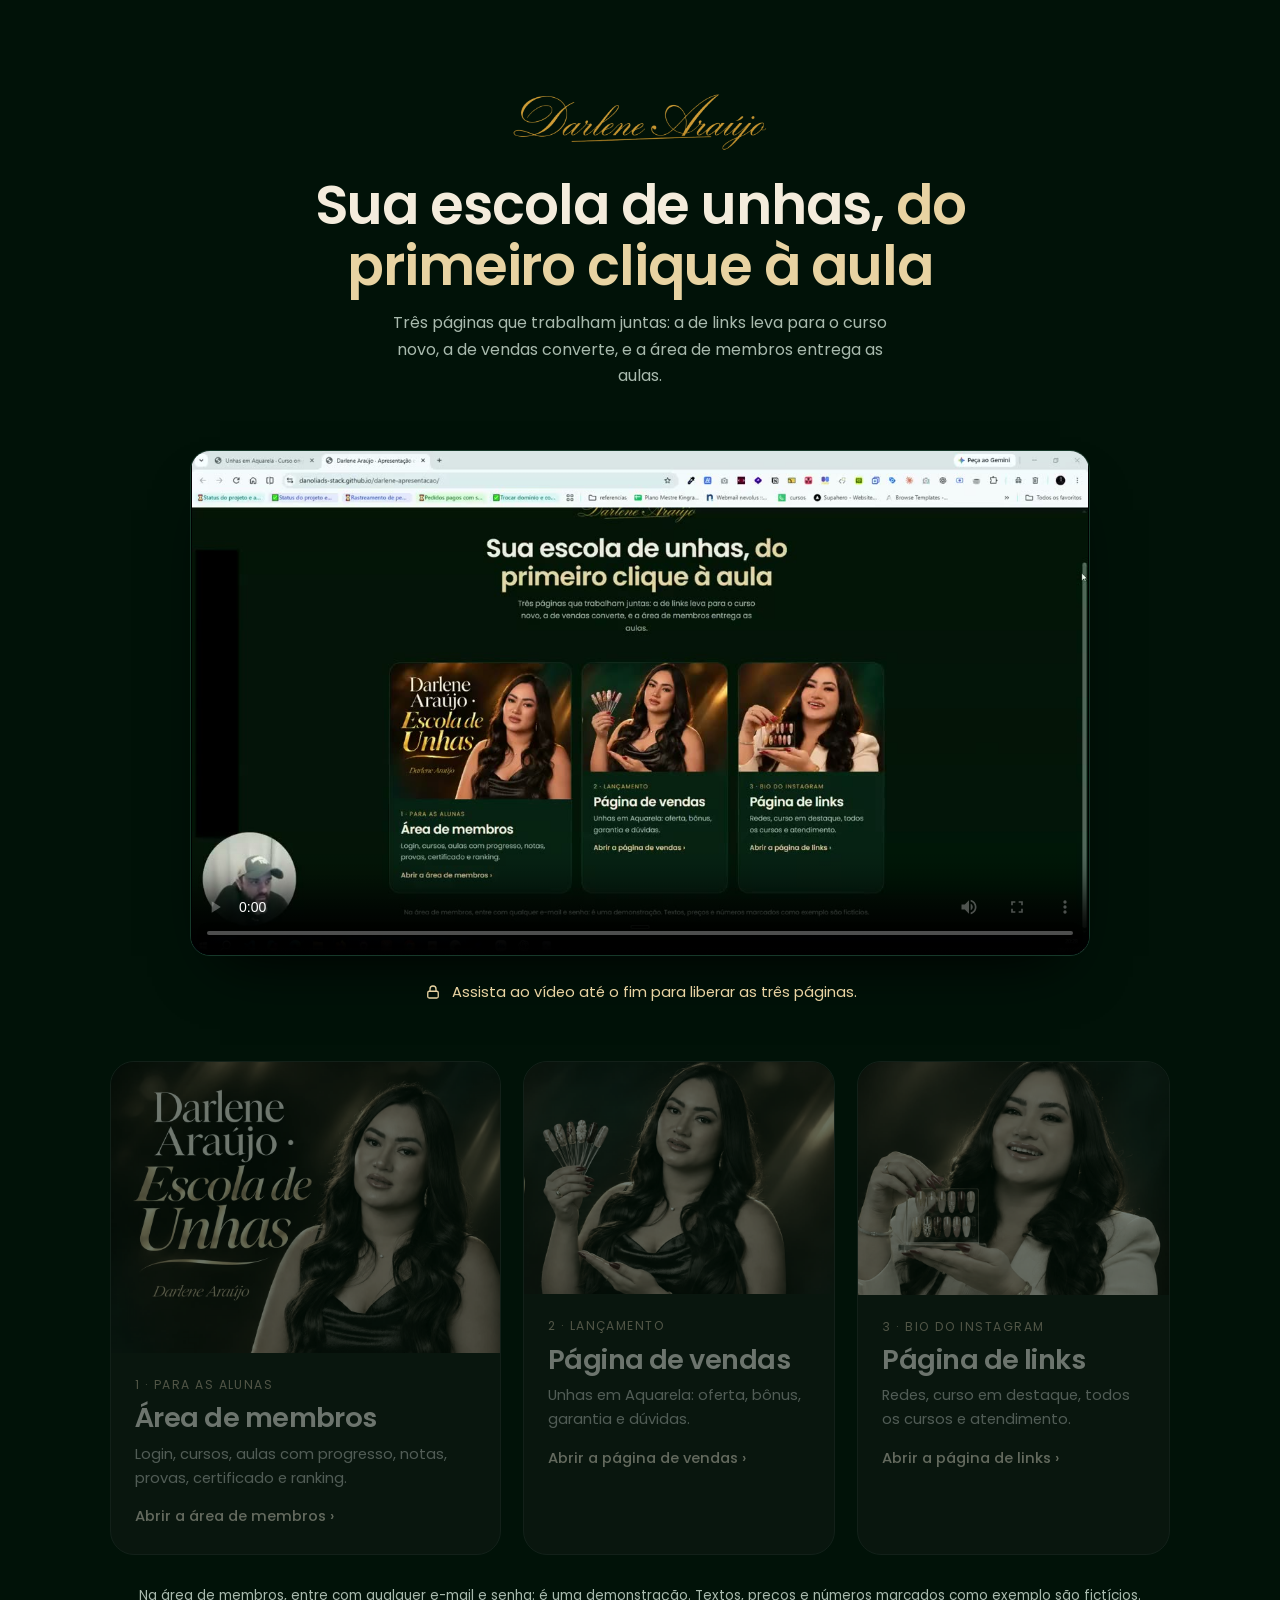
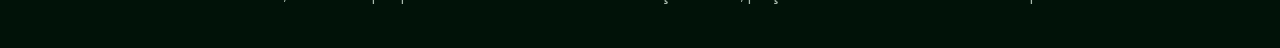
<file: index.html>
<!doctype html>
<html lang="pt-BR">
<head>
<meta charset="utf-8">
<meta name="viewport" content="width=device-width,initial-scale=1">
<title>Darlene Araújo · Apresentação do projeto</title>
<meta name="theme-color" content="#011208">
<link rel="preconnect" href="https://fonts.googleapis.com"><link rel="preconnect" href="https://fonts.gstatic.com" crossorigin>
<link href="https://fonts.googleapis.com/css2?family=Poppins:wght@400;500;600;700&display=swap" rel="stylesheet">
<link rel="stylesheet" href="paginas.css">
<style>
.ap{max-width:1100px;margin:0 auto;padding:clamp(40px,7vw,90px) 20px 40px}
.ap>header{text-align:center;margin-bottom:clamp(36px,5vw,60px)}
.ap>header img{width:min(260px,70%);margin:0 auto 22px}
.ap h1{font-size:clamp(2.2rem,5vw,3.4rem)}
.ap>header p{color:var(--mut);max-width:52ch;margin:14px auto 0}
.telas{display:grid;grid-template-columns:1.25fr 1fr 1fr;gap:22px}
.tela{display:flex;flex-direction:column;text-decoration:none;background:var(--card);border:1px solid var(--line);border-radius:24px;overflow:hidden;transition:border-color .2s}
.tela:hover{border-color:#c9a45c88}
.tela img{width:100%;aspect-ratio:4/3;object-fit:cover;object-position:50% 12%}
.tela div{padding:22px 24px 26px;display:grid;gap:8px}
.tela small{color:var(--ouro);font-size:.76rem;letter-spacing:.12em;text-transform:uppercase}
.tela h2{font-size:1.7rem}
.tela p{color:var(--mut);font-size:.92rem}
.tela span{color:var(--ouro2);font-weight:500;font-size:.92rem;margin-top:6px}
.dica{color:var(--mut);font-size:.85rem;text-align:center;margin-top:30px}
.vsl{max-width:900px;margin:0 auto clamp(36px,5vw,56px)}
.vsl video{width:100%;aspect-ratio:16/9;background:#000;border-radius:20px;border:1px solid var(--line);box-shadow:0 30px 60px -30px #000}
.trava{display:flex;align-items:center;justify-content:center;gap:10px;color:var(--ouro2);font-size:.92rem;margin-top:16px;text-align:center}
.trava svg{width:18px;height:18px;flex:none;fill:none;stroke:currentColor;stroke-width:1.75;stroke-linecap:round;stroke-linejoin:round}
.telas[inert] .tela{filter:grayscale(.7);opacity:.45}
.telas .tela{transition:filter .6s,opacity .6s,border-color .2s}
@media(max-width:860px){.telas{grid-template-columns:1fr}}
</style>
</head>
<body>
<main class="ap">
  <header>
    <img src="logo.png" alt="Darlene Araújo" width="260" height="63">
    <h1>Sua escola de unhas, <em>do primeiro clique à aula</em></h1>
    <p>Três páginas que trabalham juntas: a de links leva para o curso novo, a de vendas converte, e a área de membros entrega as aulas.</p>
  </header>
  <section class="vsl">
    <video id="vsl" src="video/demonstracao.mp4" poster="video/capa.jpg" controls playsinline preload="metadata"></video>
    <p class="trava" id="trava" role="status"><svg viewBox="0 0 24 24" aria-hidden="true"><rect x="5" y="11" width="14" height="9" rx="2"/><path d="M8 11V8a4 4 0 0 1 8 0v3"/></svg><span>Assista ao vídeo até o fim para liberar as três páginas.</span></p>
  </section>
  <div class="telas" id="telas" inert>
    <a class="tela" href="area.html"><img src="imagens-site/login.jpg" alt=""><div><small>1 · Para as alunas</small><h2>Área de membros</h2><p>Login, cursos, aulas com progresso, notas, provas, certificado e ranking.</p><span>Abrir a área de membros ›</span></div></a>
    <a class="tela" href="aquarela.html"><img src="imagens-site/darlene-unhas.jpg" alt=""><div><small>2 · Lançamento</small><h2>Página de vendas</h2><p>Unhas em Aquarela: oferta, bônus, garantia e dúvidas.</p><span>Abrir a página de vendas ›</span></div></a>
    <a class="tela" href="links.html"><img src="imagens-site/darlene-cartela.jpg" alt=""><div><small>3 · Bio do Instagram</small><h2>Página de links</h2><p>Redes, curso em destaque, todos os cursos e atendimento.</p><span>Abrir a página de links ›</span></div></a>
  </div>
  <p class="dica">Na área de membros, entre com qualquer e-mail e senha: é uma demonstração. Textos, preços e números marcados como exemplo são fictícios.</p>
</main>
<script>
// Libera as páginas só depois do vídeo inteiro: pular para frente volta ao ponto já assistido.
(function(){
  var v=document.getElementById("vsl"),telas=document.getElementById("telas"),aviso=document.querySelector("#trava span"),visto=0;
  function liberar(){
    telas.removeAttribute("inert");
    document.getElementById("trava").innerHTML="<span>Páginas liberadas. Escolha por onde começar.</span>";
    try{localStorage.setItem("videoVisto","1")}catch(e){}
  }
  try{if(localStorage.getItem("videoVisto")==="1"){liberar();return}}catch(e){}
  v.addEventListener("timeupdate",function(){
    if(!v.seeking&&v.currentTime>visto)visto=v.currentTime;
    var falta=Math.max(0,Math.ceil(v.duration-visto));
    if(falta)aviso.textContent="As páginas liberam em "+Math.floor(falta/60)+":"+String(falta%60).padStart(2,"0")+".";
  });
  v.addEventListener("seeking",function(){if(v.currentTime>visto+1)v.currentTime=visto});
  v.addEventListener("ended",liberar);
})();
</script>
</body>
</html>
</file>
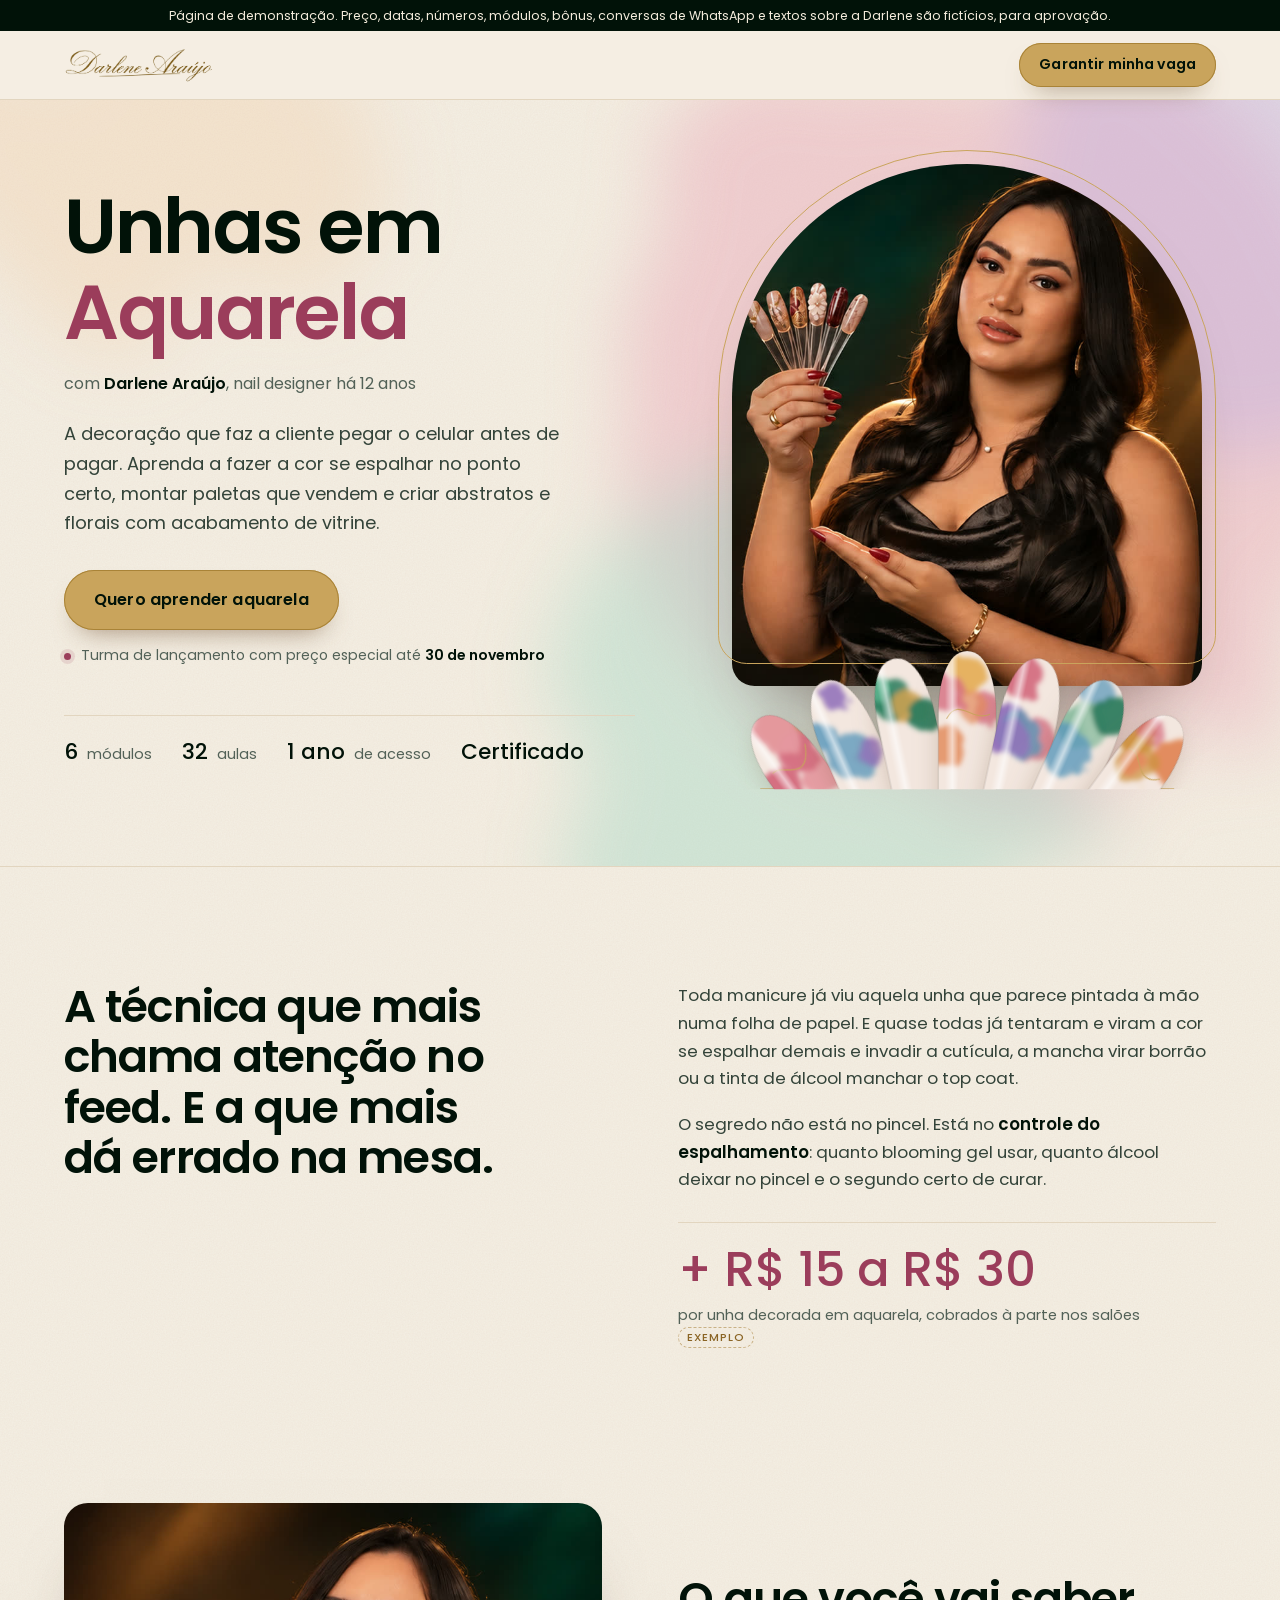
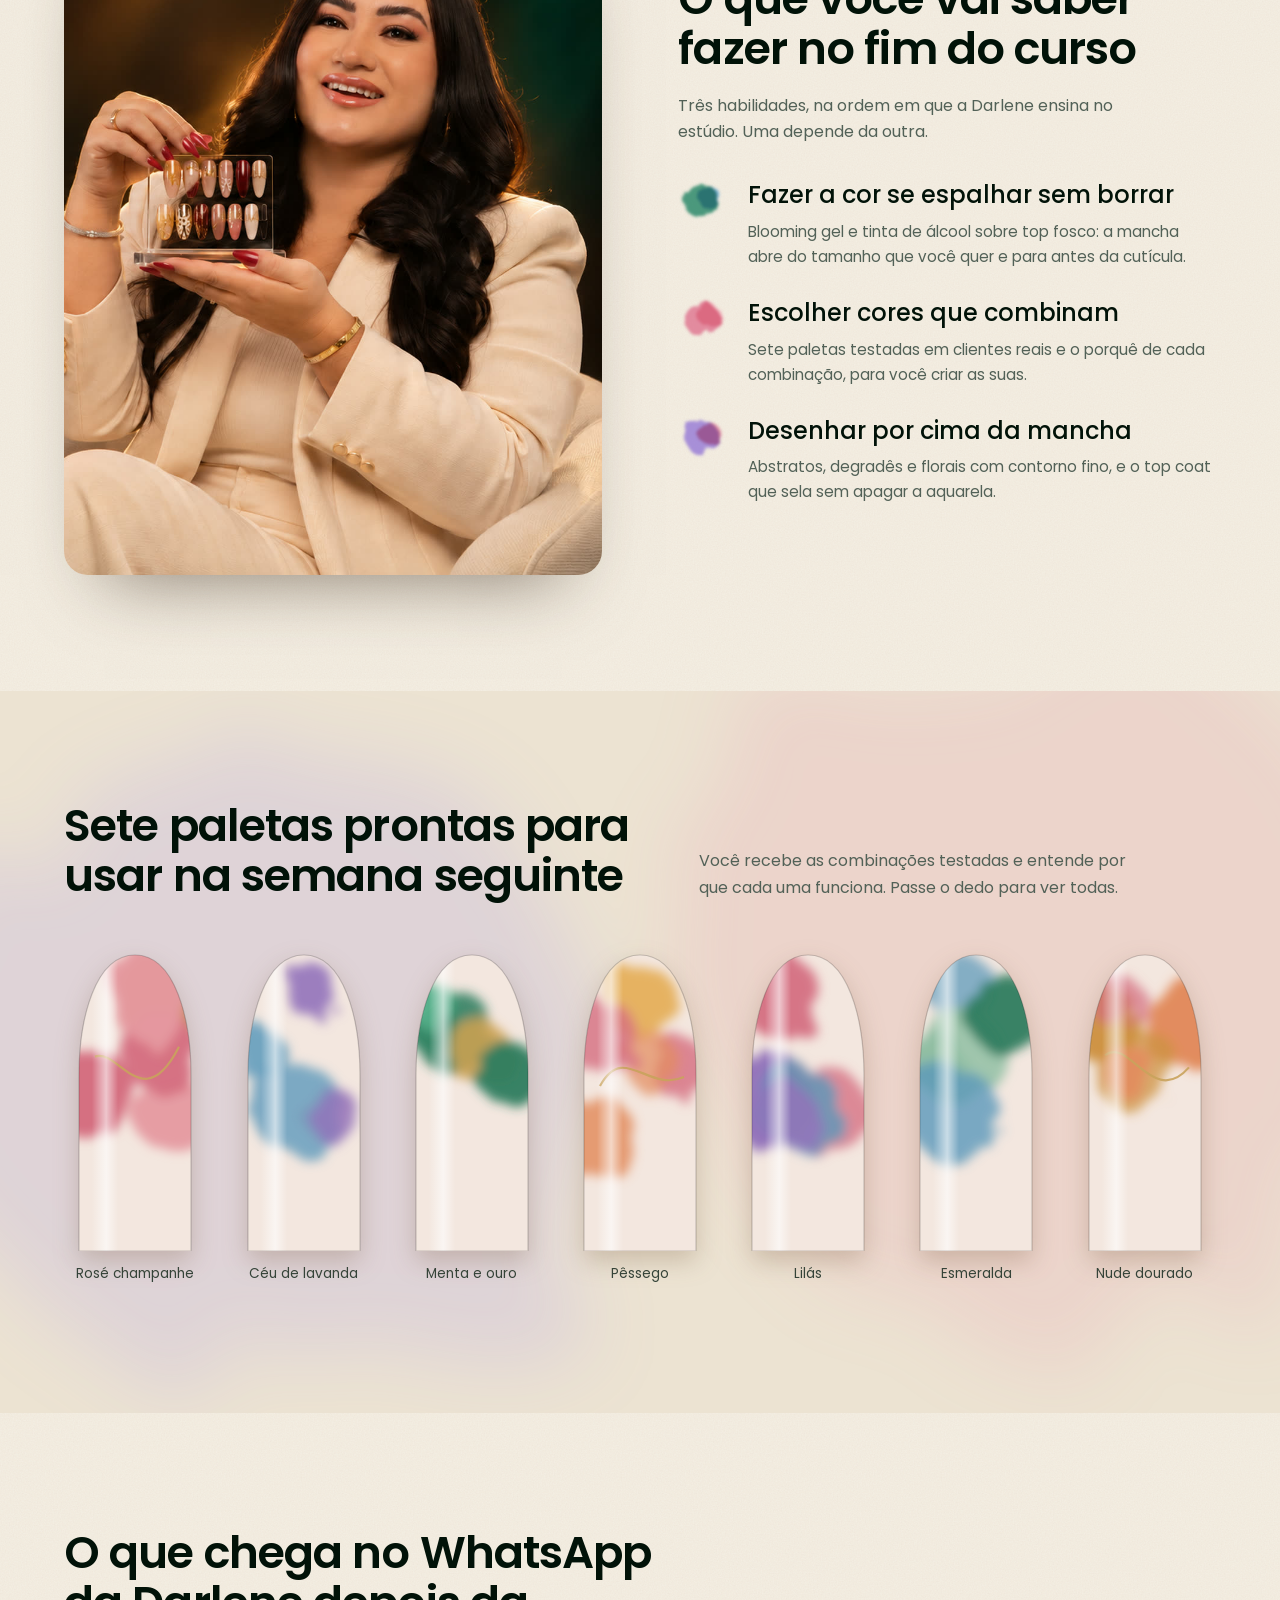
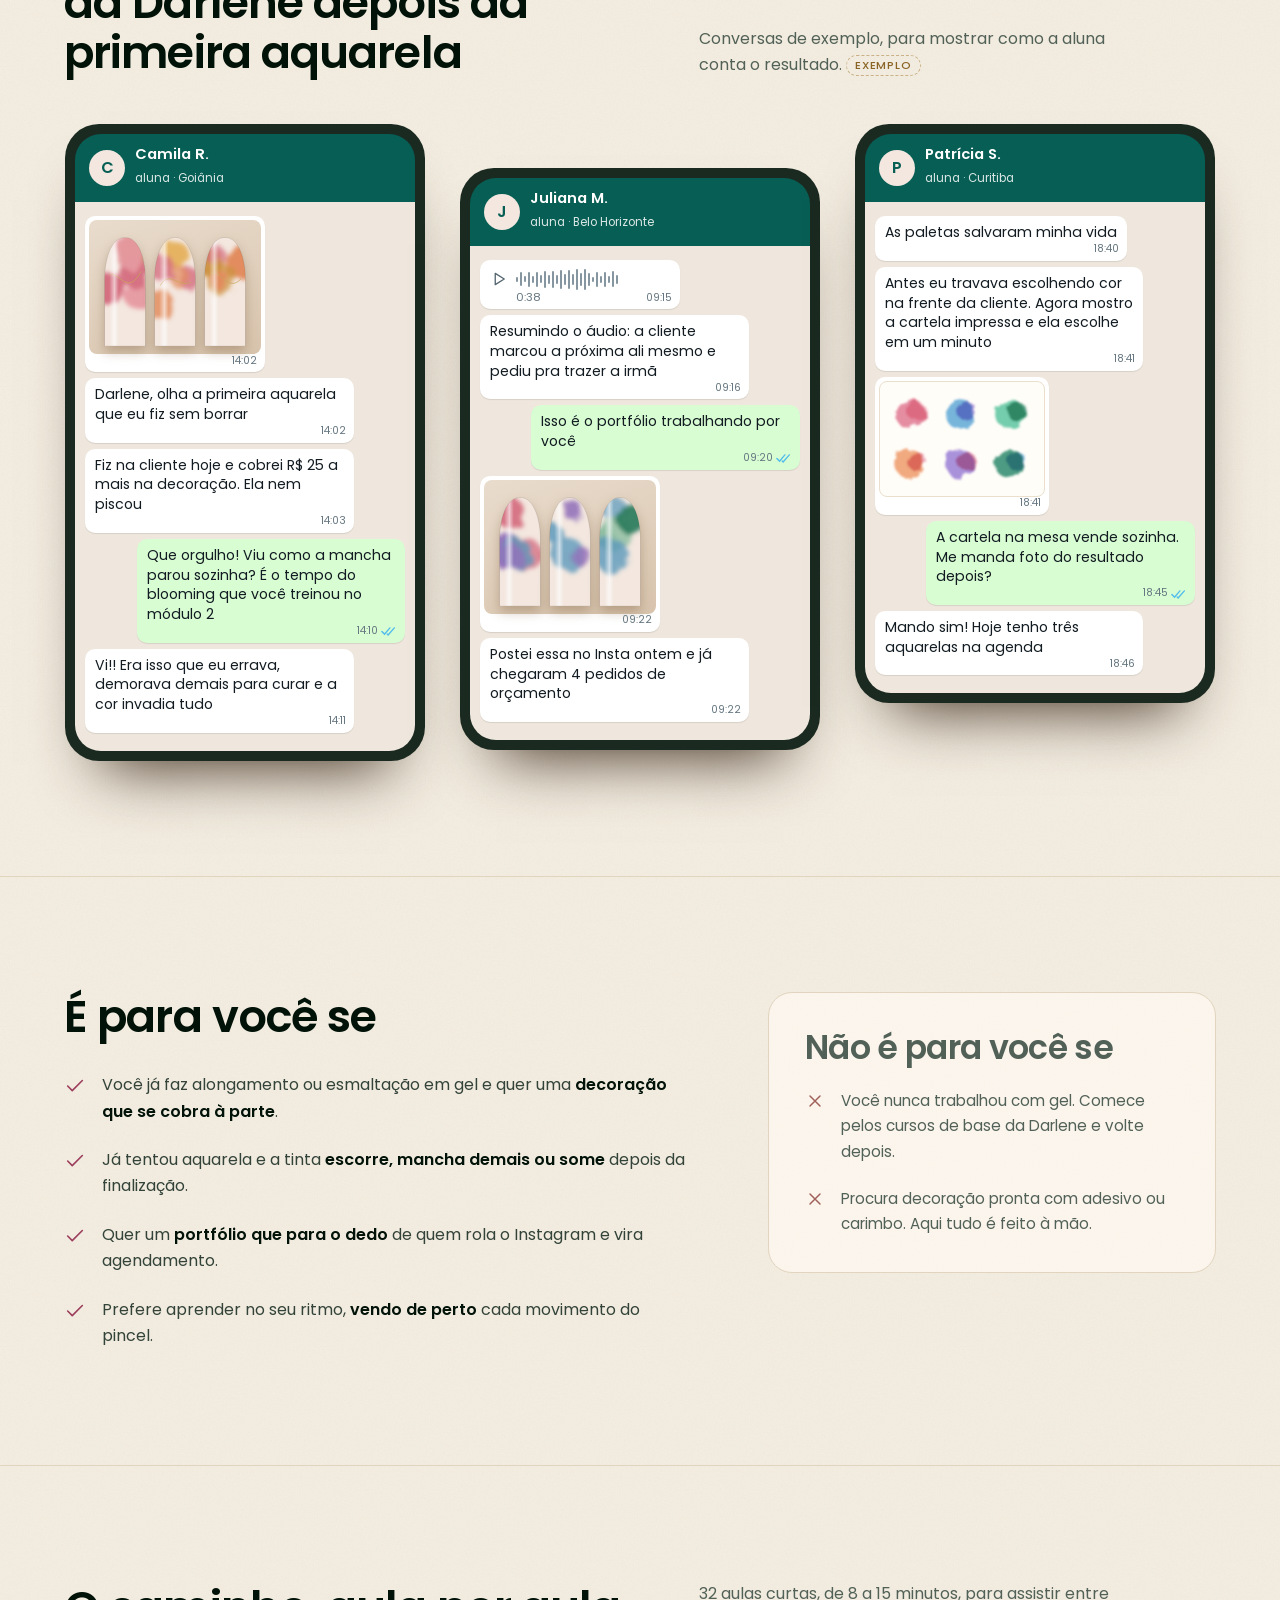
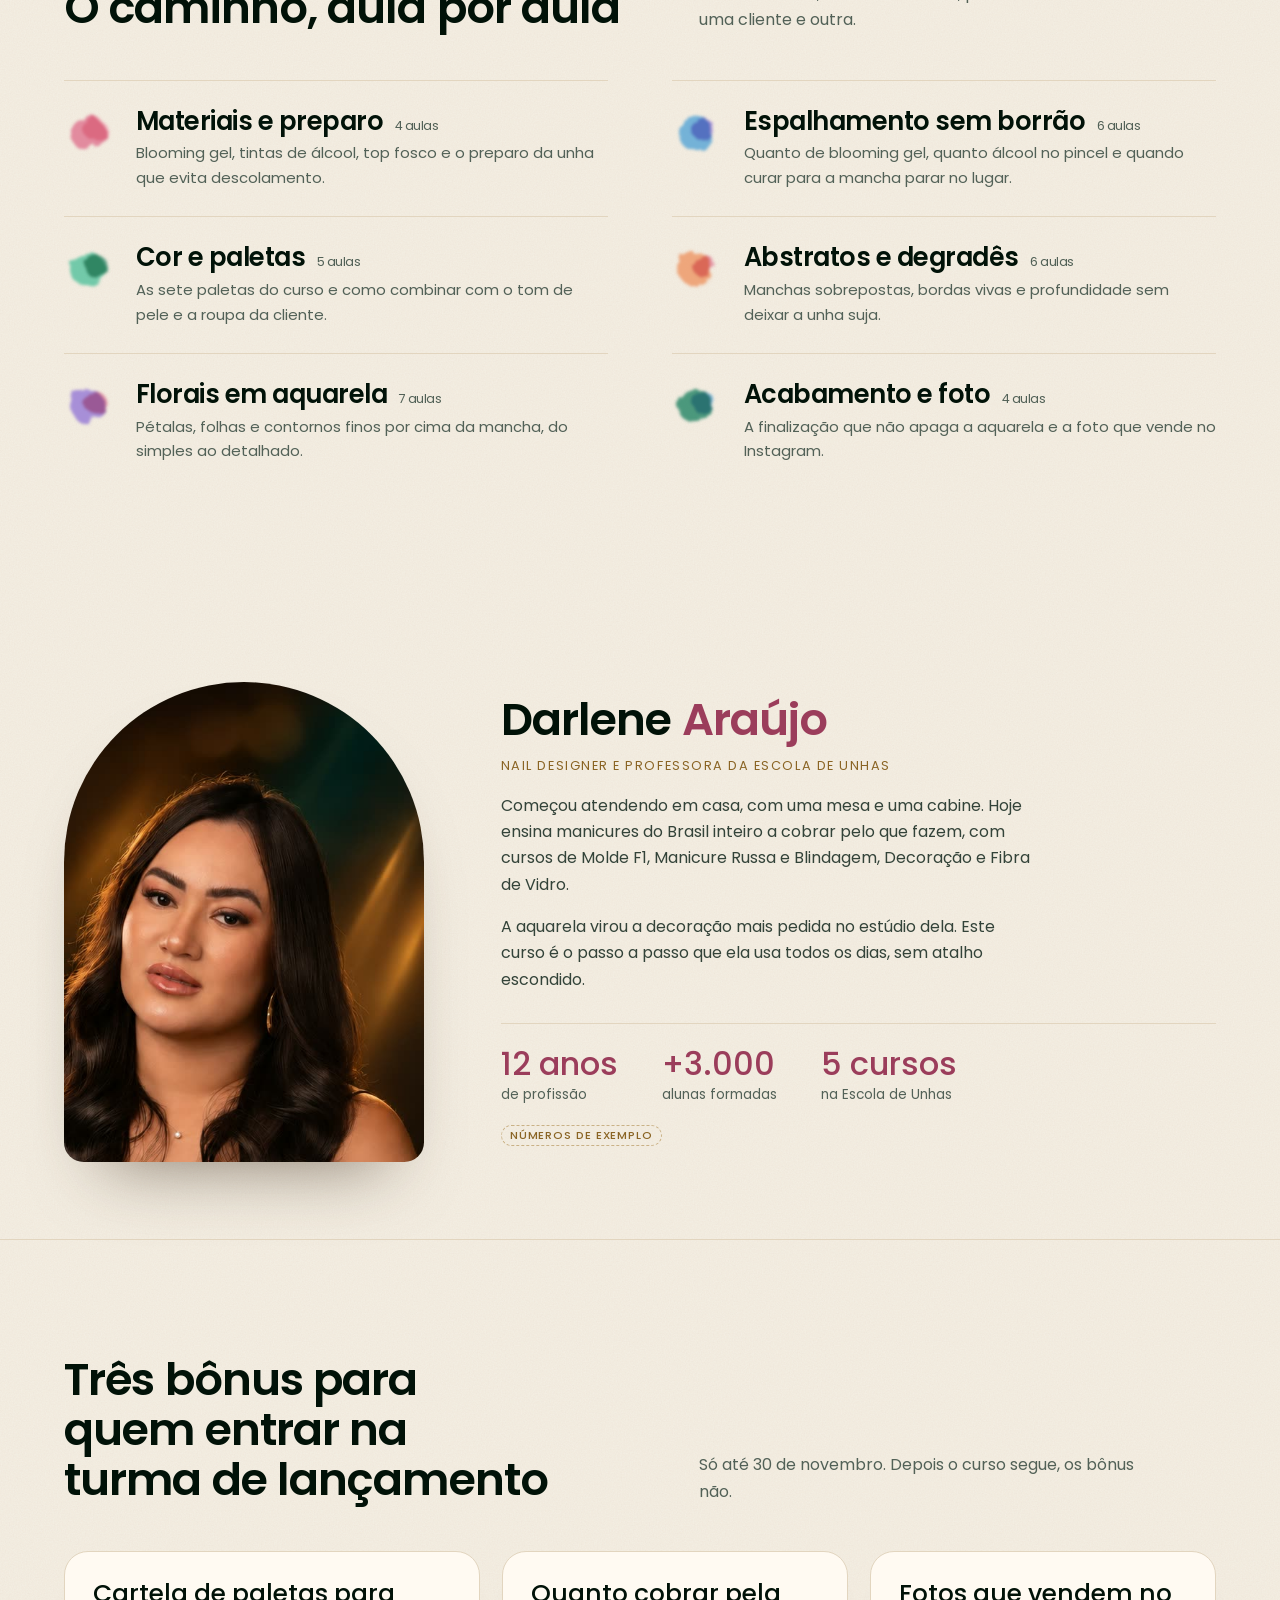
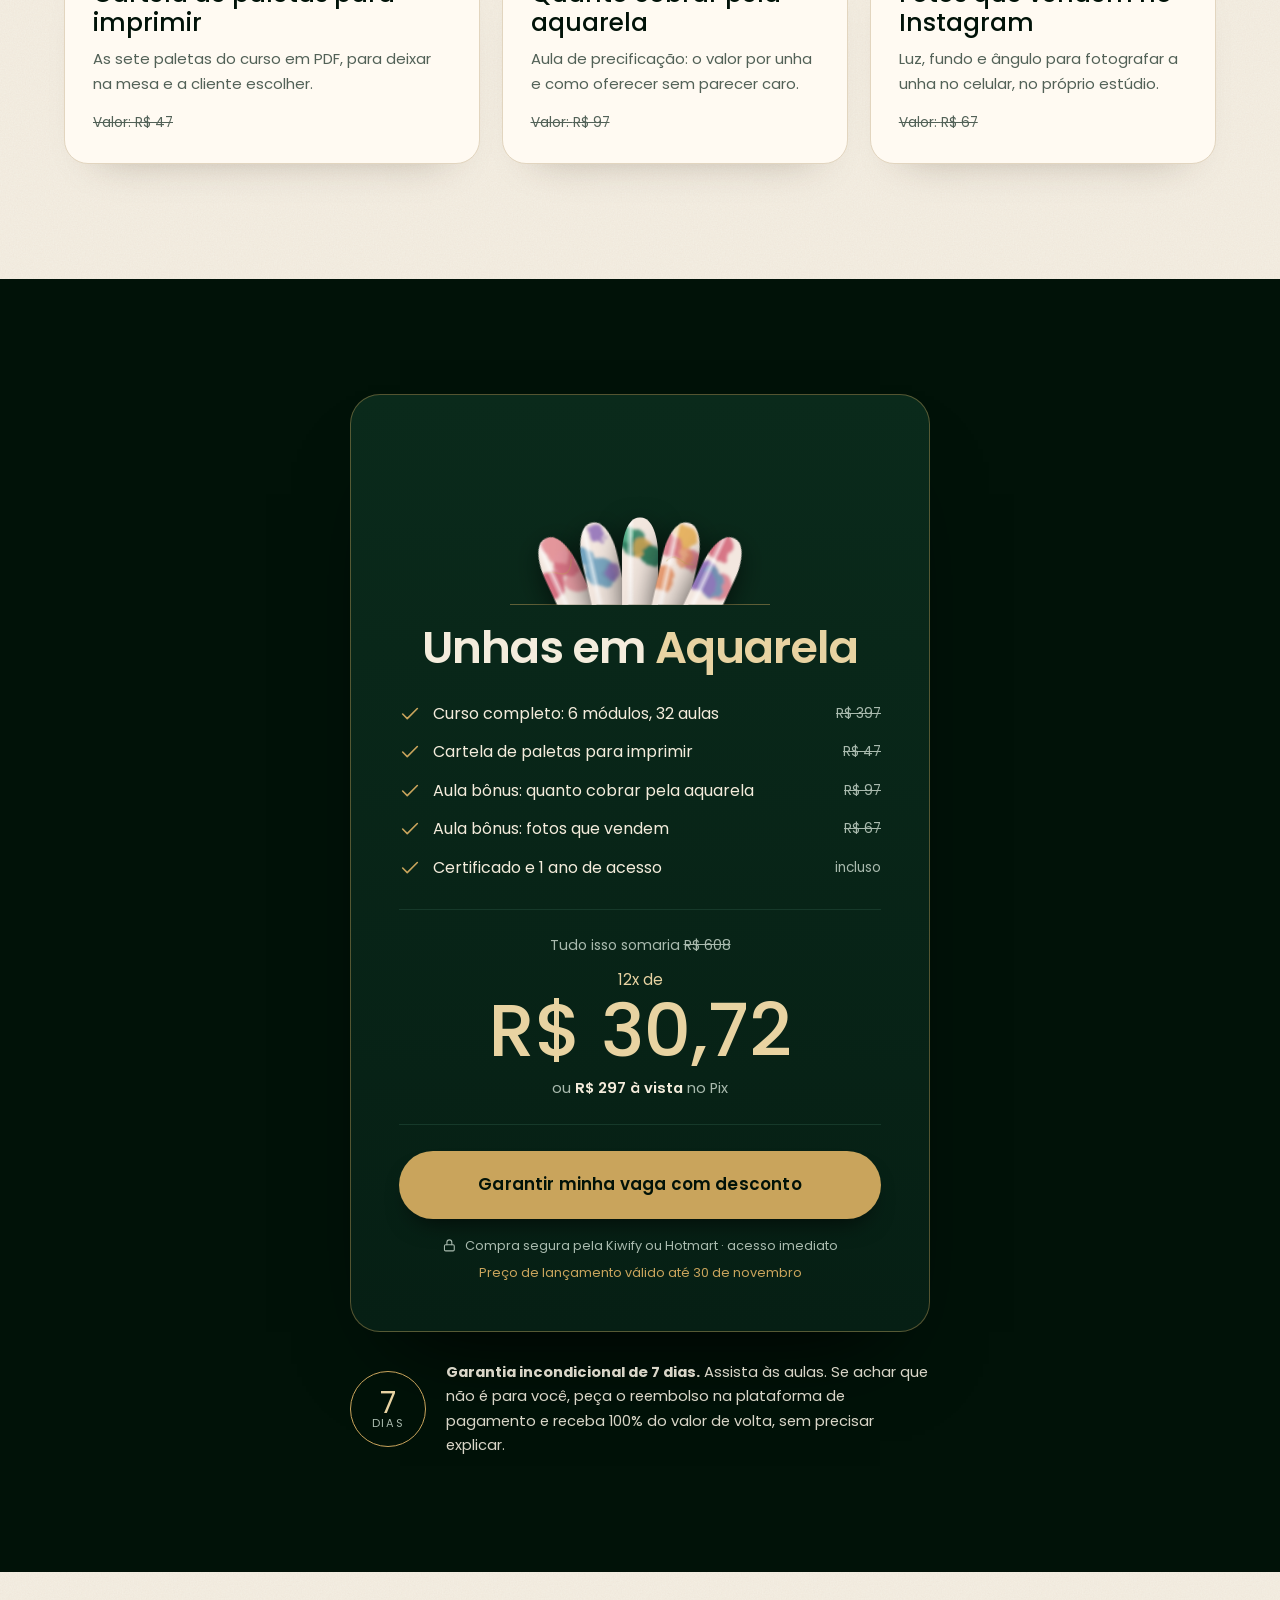
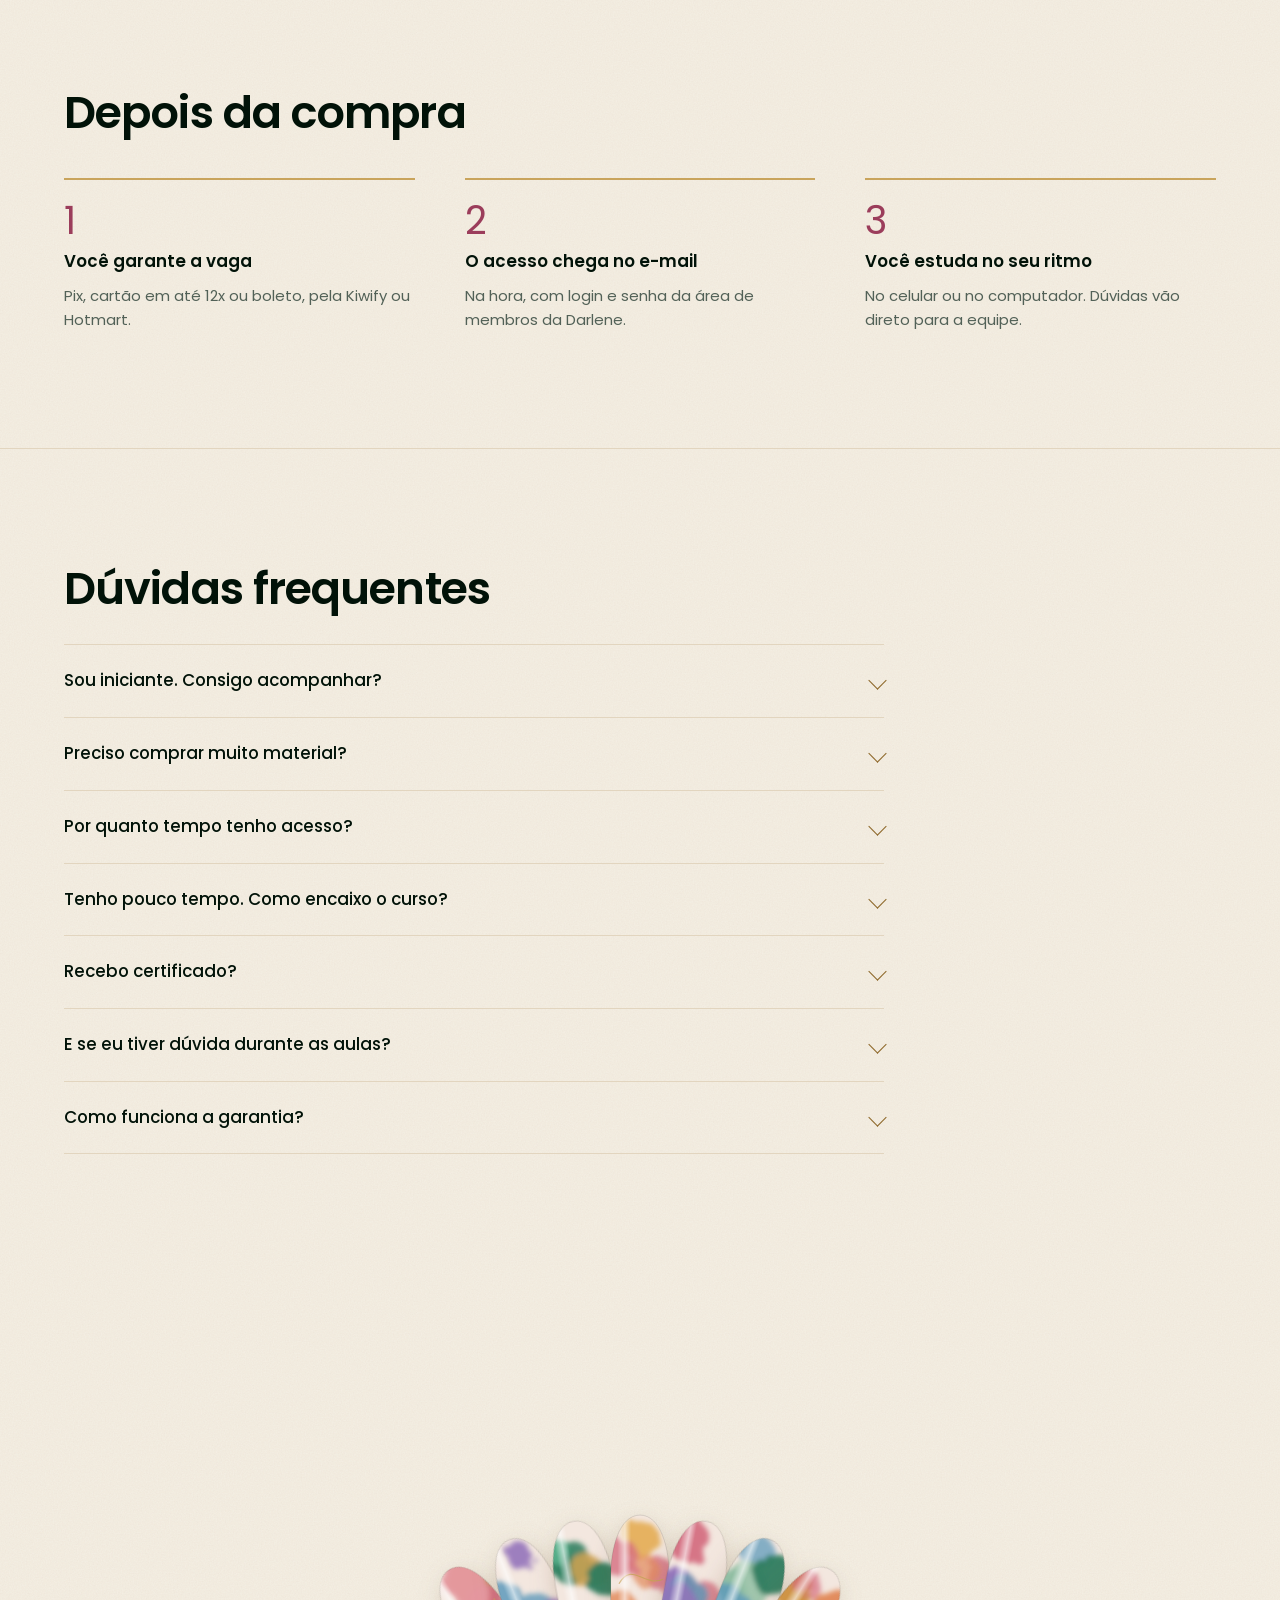
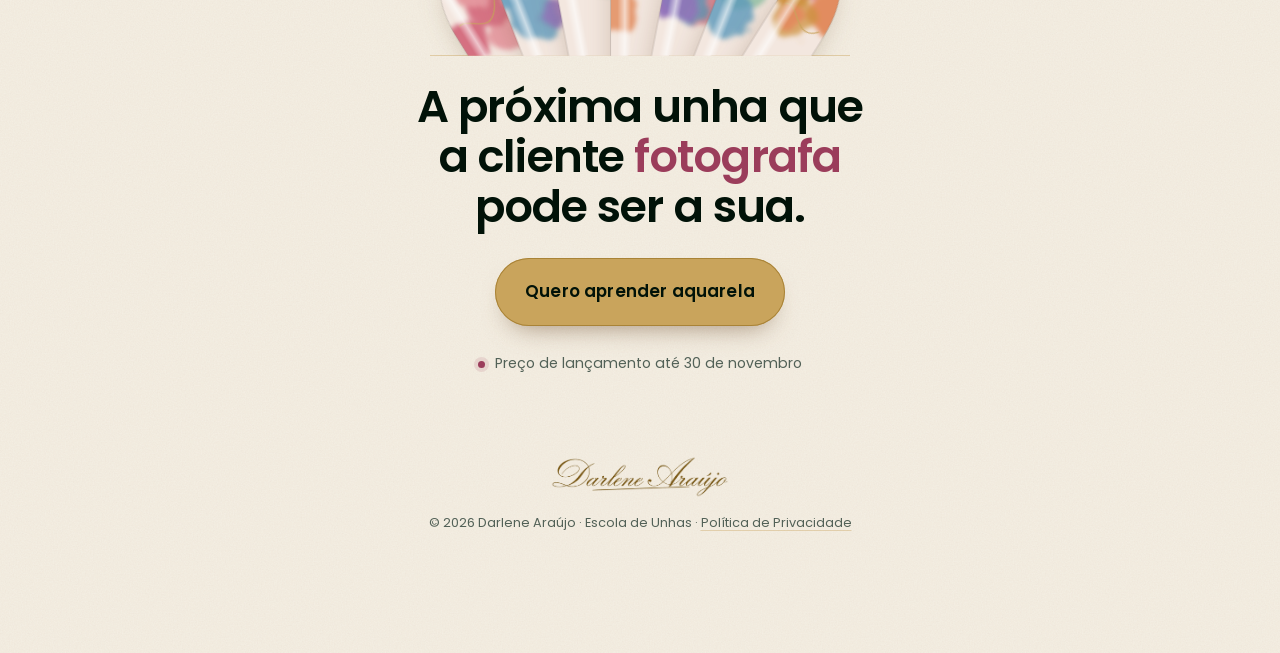
<file: aquarela.html>
<!doctype html>
<html lang="pt-BR">
<head>
<meta charset="utf-8">
<meta name="viewport" content="width=device-width,initial-scale=1">
<title>Unhas em Aquarela · Curso on-line com Darlene Araújo</title>
<meta name="description" content="Aprenda a técnica de unhas em aquarela com a Darlene Araújo: blooming gel, tinta de álcool, paletas prontas, abstratos e florais que a cliente fotografa antes de sair do salão.">
<meta name="theme-color" content="#f5efe4">
<link rel="preconnect" href="https://fonts.googleapis.com"><link rel="preconnect" href="https://fonts.gstatic.com" crossorigin>
<link href="https://fonts.googleapis.com/css2?family=Poppins:wght@400;500;600;700&display=swap" rel="stylesheet">
<link rel="stylesheet" href="paginas.css">
<link rel="stylesheet" href="vendas.css">
<script src="tema.js"></script>
</head>
<body class="atelie">
<div class="demo">Página de demonstração. Preço, datas, números, módulos, bônus, conversas de WhatsApp e textos sobre a Darlene são fictícios, para aprovação.</div>

<header class="barra"><a href="links.html" aria-label="Darlene Araújo, página de links"><img src="logo.png" alt="Darlene Araújo" width="170" height="41"></a><a class="cta pequeno" href="#oferta">Garantir minha vaga</a></header>

<main>
  <!-- TOPO -->
  <section class="hero" id="hero">
    <div class="hero-txt">
      <h1>Unhas em <em>Aquarela</em></h1>
      <p class="quem">com <b>Darlene Araújo</b>, nail designer há 12 anos</p>
      <p class="lead">A decoração que faz a cliente pegar o celular antes de pagar. Aprenda a fazer a cor se espalhar no ponto certo, montar paletas que vendem e criar abstratos e florais com acabamento de vitrine.</p>
      <div class="hero-acao">
        <a class="cta" href="#oferta">Quero aprender aquarela</a>
        <p class="prazo"><span class="ponto"></span> Turma de lançamento com preço especial até <b>30 de novembro</b></p>
      </div>
      <ul class="fatos" aria-label="Sobre o curso">
        <li><b>6</b> módulos</li><li><b>32</b> aulas</li><li><b>1 ano</b> de acesso</li><li><b>Certificado</b></li>
      </ul>
    </div>
    <div class="hero-arte">
      <img src="imagens-site/darlene-unhas.jpg" alt="Darlene Araújo segurando uma cartela de unhas decoradas" width="900" height="810" fetchpriority="high">
      <div class="leque leque-hero" id="leque" role="img" aria-label="Leque de unhas postiças pintadas em aquarela, cada uma com uma paleta"></div>
    </div>
  </section>

  <!-- A DOR -->
  <section class="faixa dor">
    <h2>A técnica que mais chama atenção no feed. E a que mais dá errado na mesa.</h2>
    <div class="dor-txt">
      <p>Toda manicure já viu aquela unha que parece pintada à mão numa folha de papel. E quase todas já tentaram e viram a cor se espalhar demais e invadir a cutícula, a mancha virar borrão ou a tinta de álcool manchar o top coat.</p>
      <p>O segredo não está no pincel. Está no <b>controle do espalhamento</b>: quanto blooming gel usar, quanto álcool deixar no pincel e o segundo certo de curar.</p>
      <p class="valor"><strong>+ R$ 15 a R$ 30</strong> por unha decorada em aquarela, cobrados à parte nos salões <span class="tag">exemplo</span></p>
    </div>
  </section>

  <!-- MÉTODO -->
  <section class="metodo">
    <figure class="metodo-foto"><img src="imagens-site/darlene-cartela.jpg" alt="Darlene Araújo sorrindo e mostrando uma caixa de unhas decoradas" width="900" height="1126" loading="lazy"></figure>
    <div class="metodo-txt">
      <h2>O que você vai saber fazer no fim do curso</h2>
      <p class="metodo-intro">Três habilidades, na ordem em que a Darlene ensina no estúdio. Uma depende da outra.</p>
      <ol class="etapas">
        <li><span class="sw" data-p="5"></span><div><b>Fazer a cor se espalhar sem borrar</b><p>Blooming gel e tinta de álcool sobre top fosco: a mancha abre do tamanho que você quer e para antes da cutícula.</p></div></li>
        <li><span class="sw" data-p="0"></span><div><b>Escolher cores que combinam</b><p>Sete paletas testadas em clientes reais e o porquê de cada combinação, para você criar as suas.</p></div></li>
        <li><span class="sw" data-p="4"></span><div><b>Desenhar por cima da mancha</b><p>Abstratos, degradês e florais com contorno fino, e o top coat que sela sem apagar a aquarela.</p></div></li>
      </ol>
    </div>
  </section>

  <!-- PALETAS -->
  <section class="paletas">
    <div class="faixa-cab">
      <h2>Sete paletas prontas para usar na semana seguinte</h2>
      <p>Você recebe as combinações testadas e entende por que cada uma funciona. Passe o dedo para ver todas.</p>
    </div>
    <ul class="mostruario" id="mostruario"></ul>
  </section>

  <!-- DEPOIMENTOS EM WHATSAPP -->
  <section class="faixa zaps">
    <div class="faixa-cab">
      <h2>O que chega no WhatsApp da Darlene depois da primeira aquarela</h2>
      <p>Conversas de exemplo, para mostrar como a aluna conta o resultado. <span class="tag">exemplo</span></p>
    </div>
    <div class="celulares" id="celulares"></div>
  </section>

  <!-- PARA QUEM É -->
  <section class="faixa para-quem">
    <div class="sim">
      <h2>É para você se</h2>
      <ul class="checks">
        <li><span class="ck"></span><p>Você já faz alongamento ou esmaltação em gel e quer uma <b>decoração que se cobra à parte</b>.</p></li>
        <li><span class="ck"></span><p>Já tentou aquarela e a tinta <b>escorre, mancha demais ou some</b> depois da finalização.</p></li>
        <li><span class="ck"></span><p>Quer um <b>portfólio que para o dedo</b> de quem rola o Instagram e vira agendamento.</p></li>
        <li><span class="ck"></span><p>Prefere aprender no seu ritmo, <b>vendo de perto</b> cada movimento do pincel.</p></li>
      </ul>
    </div>
    <div class="nao">
      <h3>Não é para você se</h3>
      <ul class="xs">
        <li><span class="xx"></span><p>Você nunca trabalhou com gel. Comece pelos cursos de base da Darlene e volte depois.</p></li>
        <li><span class="xx"></span><p>Procura decoração pronta com adesivo ou carimbo. Aqui tudo é feito à mão.</p></li>
      </ul>
    </div>
  </section>

  <!-- MÓDULOS -->
  <section class="faixa modulos">
    <div class="faixa-cab">
      <h2>O caminho, aula por aula</h2>
      <p>32 aulas curtas, de 8 a 15 minutos, para assistir entre uma cliente e outra.</p>
    </div>
    <ol class="lista-mod" id="modulos"></ol>
  </section>

  <!-- PROFESSORA -->
  <section class="professora">
    <img src="imagens-site/darlene-retrato.jpg" alt="Darlene Araújo" width="500" height="1402" loading="lazy">
    <div>
      <h2>Darlene <em>Araújo</em></h2>
      <p class="sub">Nail designer e professora da Escola de Unhas</p>
      <p>Começou atendendo em casa, com uma mesa e uma cabine. Hoje ensina manicures do Brasil inteiro a cobrar pelo que fazem, com cursos de Molde F1, Manicure Russa e Blindagem, Decoração e Fibra de Vidro.</p>
      <p>A aquarela virou a decoração mais pedida no estúdio dela. Este curso é o passo a passo que ela usa todos os dias, sem atalho escondido.</p>
      <ul class="numeros"><li><b>12 anos</b><span>de profissão</span></li><li><b>+3.000</b><span>alunas formadas</span></li><li><b>5 cursos</b><span>na Escola de Unhas</span></li></ul>
      <span class="tag">números de exemplo</span>
    </div>
  </section>

  <!-- BÔNUS -->
  <section class="faixa bonus">
    <div class="faixa-cab"><h2>Três bônus para quem entrar na turma de lançamento</h2><p>Só até 30 de novembro. Depois o curso segue, os bônus não.</p></div>
    <ul>
      <li><b>Cartela de paletas para imprimir</b><span>As sete paletas do curso em PDF, para deixar na mesa e a cliente escolher.</span><s>R$ 47</s></li>
      <li><b>Quanto cobrar pela aquarela</b><span>Aula de precificação: o valor por unha e como oferecer sem parecer caro.</span><s>R$ 97</s></li>
      <li><b>Fotos que vendem no Instagram</b><span>Luz, fundo e ângulo para fotografar a unha no celular, no próprio estúdio.</span><s>R$ 67</s></li>
    </ul>
  </section>

  <!-- OFERTA -->
  <section class="oferta" id="oferta">
    <div class="cartao">
      <div class="leque leque-mini" id="leque3" aria-hidden="true"></div>
      <h2>Unhas em <em>Aquarela</em></h2>
      <ul class="inclui">
        <li><span class="ck"></span><span>Curso completo: 6 módulos, 32 aulas</span><s>R$ 397</s></li>
        <li><span class="ck"></span><span>Cartela de paletas para imprimir</span><s>R$ 47</s></li>
        <li><span class="ck"></span><span>Aula bônus: quanto cobrar pela aquarela</span><s>R$ 97</s></li>
        <li><span class="ck"></span><span>Aula bônus: fotos que vendem</span><s>R$ 67</s></li>
        <li><span class="ck"></span><span>Certificado e 1 ano de acesso</span><span class="incl">incluso</span></li>
      </ul>
      <div class="preco">
        <small>Tudo isso somaria <s>R$ 608</s></small>
        <span class="parc">12x de</span>
        <strong>R$ 30,72</strong>
        <span>ou <b>R$ 297 à vista</b> no Pix</span>
      </div>
      <a class="cta grande" href="#" data-checkout>Garantir minha vaga com desconto</a>
      <p class="seguro"><span class="ic-lock"></span> Compra segura pela Kiwify ou Hotmart · acesso imediato</p>
      <p class="ate">Preço de lançamento válido até 30 de novembro</p>
    </div>
    <div class="garantia">
      <span class="selo-g">7<small>dias</small></span>
      <p><b>Garantia incondicional de 7 dias.</b> Assista às aulas. Se achar que não é para você, peça o reembolso na plataforma de pagamento e receba 100% do valor de volta, sem precisar explicar.</p>
    </div>
  </section>

  <!-- COMO FUNCIONA -->
  <section class="faixa passos">
    <h2>Depois da compra</h2>
    <ol>
      <li><b>Você garante a vaga</b><span>Pix, cartão em até 12x ou boleto, pela Kiwify ou Hotmart.</span></li>
      <li><b>O acesso chega no e-mail</b><span>Na hora, com login e senha da área de membros da Darlene.</span></li>
      <li><b>Você estuda no seu ritmo</b><span>No celular ou no computador. Dúvidas vão direto para a equipe.</span></li>
    </ol>
  </section>

  <!-- DÚVIDAS -->
  <section class="faixa faq">
    <h2>Dúvidas frequentes</h2>
    <details><summary>Sou iniciante. Consigo acompanhar?</summary><p>Se você já trabalha com gel, sim. A aquarela começa do zero: o primeiro passo é só fazer a cor se espalhar no ponto certo, sem desenho. Se ainda não trabalha com gel, comece por um curso de base e volte depois.</p></details>
    <details><summary>Preciso comprar muito material?</summary><p>Pouco. Você usa o que já tem na mesa de gel e acrescenta um blooming gel, algumas tintas à base de álcool e um top coat fosco. A lista completa, com opções mais em conta, está na primeira aula.</p></details>
    <details><summary>Por quanto tempo tenho acesso?</summary><p>Um ano a partir da compra, para assistir quantas vezes quiser.</p></details>
    <details><summary>Tenho pouco tempo. Como encaixo o curso?</summary><p>As aulas têm de 8 a 15 minutos. Dá para assistir uma entre uma cliente e outra e treinar em tips no fim do dia.</p></details>
    <details><summary>Recebo certificado?</summary><p>Sim. Ao concluir todas as aulas, o certificado com o seu nome fica disponível na área de membros.</p></details>
    <details><summary>E se eu tiver dúvida durante as aulas?</summary><p>Você manda a pergunta pela área de membros e a equipe da Darlene responde em até 2 dias úteis.</p></details>
    <details><summary>Como funciona a garantia?</summary><p>Você tem 7 dias depois da compra para pedir o reembolso pela própria Kiwify ou Hotmart. O valor volta inteiro, sem perguntas.</p></details>
  </section>

  <!-- FECHAMENTO -->
  <section class="final">
    <div class="leque leque-final" id="leque2" aria-hidden="true"></div>
    <h2>A próxima unha que a cliente <em>fotografa</em> pode ser a sua.</h2>
    <a class="cta grande" href="#oferta">Quero aprender aquarela</a>
    <p class="prazo"><span class="ponto"></span> Preço de lançamento até 30 de novembro</p>
  </section>
</main>

<footer class="rodape"><img src="logo.png" alt="Darlene Araújo" width="180" height="43">© <span id="ano"></span> Darlene Araújo · Escola de Unhas · <a href="privacidade.html">Política de Privacidade</a></footer>

<div class="fixo" id="fixo" aria-hidden="true"><span><b>Unhas em Aquarela</b><small>12x de R$ 30,72 · até 30/11</small></span><a class="cta pequeno" href="#oferta" tabindex="-1">Quero</a></div>

<script src="aquarela.js"></script>
<script>
// shortcut: conteúdo de exemplo até a Darlene mandar o real (módulos, paletas, conversas)
const esc = (s) => String(s).replace(/[&<>"']/g, (ch) => ({ "&": "&amp;", "<": "&lt;", ">": "&gt;", '"': "&quot;", "'": "&#39;" }[ch]));
const MODULOS = [
  ["Materiais e preparo", "Blooming gel, tintas de álcool, top fosco e o preparo da unha que evita descolamento.", 4],
  ["Espalhamento sem borrão", "Quanto de blooming gel, quanto álcool no pincel e quando curar para a mancha parar no lugar.", 6],
  ["Cor e paletas", "As sete paletas do curso e como combinar com o tom de pele e a roupa da cliente.", 5],
  ["Abstratos e degradês", "Manchas sobrepostas, bordas vivas e profundidade sem deixar a unha suja.", 6],
  ["Florais em aquarela", "Pétalas, folhas e contornos finos por cima da mancha, do simples ao detalhado.", 7],
  ["Acabamento e foto", "A finalização que não apaga a aquarela e a foto que vende no Instagram.", 4],
];
document.getElementById("modulos").innerHTML = MODULOS.map(([t, d, n], i) =>
  `<li>${mancha(i)}<div><h3>${t} <span>${n} aulas</span></h3><p>${d}</p></div></li>`).join("");

const NOMES = ["Rosé champanhe", "Céu de lavanda", "Menta e ouro", "Pêssego", "Lilás", "Esmeralda", "Nude dourado"];
document.getElementById("mostruario").innerHTML = NOMES.map((n, i) => `<li>${unha(i)}<span>${n}</span></li>`).join("");
document.querySelectorAll(".sw").forEach((e) => (e.outerHTML = mancha(+e.dataset.p)));

// conversas de WhatsApp simuladas: [quem fala, tipo, conteúdo, hora]
const tique = `<svg class="tq" viewBox="0 0 18 11" aria-hidden="true"><path d="M1 6l3 3 6-7M7 9l1 1 7-8" fill="none" stroke="currentColor" stroke-width="1.6" stroke-linecap="round"/></svg>`;
const CONVERSAS = [
  { nome: "Camila R.", info: "aluna · Goiânia", msgs: [
    ["ela", "foto", [0, 3, 6], "14:02"],
    ["ela", "txt", "Darlene, olha a primeira aquarela que eu fiz sem borrar", "14:02"],
    ["ela", "txt", "Fiz na cliente hoje e cobrei R$ 25 a mais na decoração. Ela nem piscou", "14:03"],
    ["eu", "txt", "Que orgulho! Viu como a mancha parou sozinha? É o tempo do blooming que você treinou no módulo 2", "14:10"],
    ["ela", "txt", "Vi!! Era isso que eu errava, demorava demais para curar e a cor invadia tudo", "14:11"],
  ]},
  { nome: "Juliana M.", info: "aluna · Belo Horizonte", msgs: [
    ["ela", "audio", "0:38", "09:15"],
    ["ela", "txt", "Resumindo o áudio: a cliente marcou a próxima ali mesmo e pediu pra trazer a irmã", "09:16"],
    ["eu", "txt", "Isso é o portfólio trabalhando por você", "09:20"],
    ["ela", "foto", [4, 1, 5], "09:22"],
    ["ela", "txt", "Postei essa no Insta ontem e já chegaram 4 pedidos de orçamento", "09:22"],
  ]},
  { nome: "Patrícia S.", info: "aluna · Curitiba", msgs: [
    ["ela", "txt", "As paletas salvaram minha vida", "18:40"],
    ["ela", "txt", "Antes eu travava escolhendo cor na frente da cliente. Agora mostro a cartela impressa e ela escolhe em um minuto", "18:41"],
    ["ela", "cartela", [0, 1, 2, 3, 4, 5], "18:41"],
    ["eu", "txt", "A cartela na mesa vende sozinha. Me manda foto do resultado depois?", "18:45"],
    ["ela", "txt", "Mando sim! Hoje tenho três aquarelas na agenda", "18:46"],
  ]},
];
const balao = ([quem, tipo, c, hora]) => {
  const pe = `<time>${hora}${quem === "eu" ? tique : ""}</time>`;
  if (tipo === "foto") return `<div class="b ${quem} midia"><div class="foto-unhas">${c.map((n) => unha(n)).join("")}</div>${pe}</div>`;
  if (tipo === "cartela") return `<div class="b ${quem} midia"><div class="foto-cartela">${c.map((n) => mancha(n)).join("")}</div>${pe}</div>`;
  if (tipo === "audio") return `<div class="b ${quem} audio">${ic("play")}<span class="onda">${Array.from({ length: 26 }, (_, k) => `<i style="height:${20 + ((k * 37) % 70)}%"></i>`).join("")}</span><small>${c}</small>${pe}</div>`;
  return `<p class="b ${quem}">${esc(c)}${pe}</p>`;
};
document.getElementById("celulares").innerHTML = CONVERSAS.map((cv) => `<figure class="cel">
  <figcaption><span class="av">${cv.nome[0]}</span><span><b>${cv.nome}</b><small>${cv.info}</small></span></figcaption>
  <div class="tela">${cv.msgs.map(balao).join("")}</div></figure>`).join("");

document.querySelectorAll(".ck").forEach((e) => (e.outerHTML = ic("check")));
document.querySelectorAll(".xx").forEach((e) => (e.outerHTML = ic("x")));
document.querySelector(".ic-lock").outerHTML = ic("lock");
document.getElementById("ano").textContent = new Date().getFullYear();

document.getElementById("hero").insertAdjacentHTML("afterbegin", lavado([[780, 300, 300, "#e9a7b9", .45], [960, 120, 200, "#b8a5e6", .35], [620, 560, 220, "#9fd8c2", .4], [120, 80, 160, "#f2c9a0", .3]]));
document.querySelector(".paletas").insertAdjacentHTML("afterbegin", lavado([[200, 350, 260, "#b8a5e6", .25], [820, 300, 280, "#e9a7b9", .25]]));
leque(document.getElementById("leque"), 7, 72);
leque(document.getElementById("leque2"), 7, 64);
leque(document.getElementById("leque3"), 5, 50);

// barra de compra fixa no celular: aparece depois do topo e some na oferta
const fixo = document.getElementById("fixo"), vistos = new Set();
const olho = new IntersectionObserver((ents) => {
  ents.forEach((e) => (e.isIntersecting ? vistos.add(e.target.id) : vistos.delete(e.target.id)));
  fixo.classList.toggle("on", vistos.size === 0);
});
["hero", "oferta"].forEach((id) => olho.observe(document.getElementById(id)));
</script>
</body>
</html>
</file>
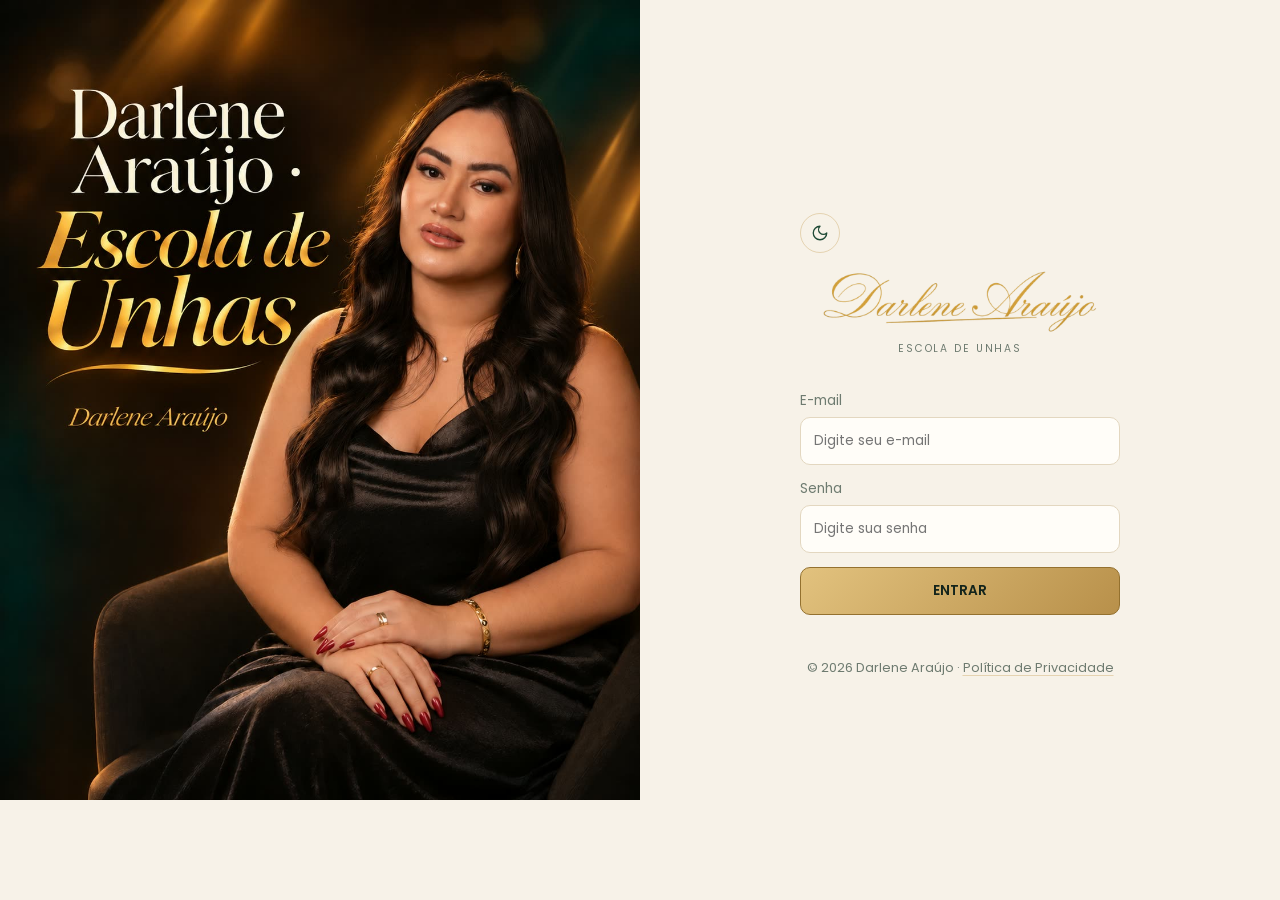
<file: area.html>
<!doctype html>
<html lang="pt-BR">
<head>
<meta charset="utf-8">
<meta name="viewport" content="width=device-width,initial-scale=1">
<title>Área de Membros</title>
<link href="https://fonts.googleapis.com/css2?family=Poppins:wght@400;500;600;700&family=Great+Vibes&display=swap" rel="stylesheet">
<link rel="stylesheet" href="style.css">
<script src="tema.js"></script>
</head>
<body>
<div id="app"></div>
<script src="dados.js"></script>
<script>
// shortcut: login, compras, progresso, notas e provas ficam só no navegador (localStorage) — é uma DEMO.
// Para vender de verdade: login real (ex.: Supabase/Firebase), compras liberadas pelo checkout e vídeos privados (Panda/Vimeo).
const $ = (s) => document.querySelector(s);
const ls = (k, v) => v === undefined ? JSON.parse(localStorage.getItem(k) || "null") : localStorage.setItem(k, JSON.stringify(v));
const obj = (k) => ls(k) || {};
const chave = (c, m, a) => `${c}/${m}/${a}`;
const esc = (s) => String(s ?? "").replace(/[&<>"']/g, (ch) => ({ "&": "&amp;", "<": "&lt;", ">": "&gt;", '"': "&quot;", "'": "&#39;" }[ch]));
const fundo = (cor) => `background:linear-gradient(150deg,${cor},#011208)`;
const fundoImg = (url, cor) => url ? `background:url('${esc(url)}') center/cover` : fundo(cor); // com imagem, o texto some (a arte já traz o título)
const curso = (id) => CURSOS.find((x) => x.id === id);
const tem = (id) => COMPRADOS.includes(id);
const nomeAluna = () => ls("nome") || (ls("aluna") || "Aluna").split("@")[0];

function aulasDe(c) { return c.modulos.flatMap((m, mi) => m.aulas.map((a, ai) => ({ ...a, mi, ai, mod: m.titulo }))); }
function progresso(c) {
  const todas = aulasDe(c), f = obj("feitas");
  const ok = todas.filter((a) => f[chave(c.id, a.mi, a.ai)]).length;
  return { ok, total: todas.length, pct: todas.length ? Math.round((ok / todas.length) * 100) : 0 };
}
const xp = () => Object.keys(obj("feitas")).length * XP_AULA + Object.values(obj("provas")).filter((p) => p.ok).length * XP_PROVA;
const nivel = (x) => NIVEIS.filter((n) => x >= n.xp).pop();
const proxNivel = (x) => NIVEIS.find((n) => n.xp > x);
const certificadoLiberado = (c) => progresso(c).pct === 100 && (!c.prova || obj("provas")[c.id]?.ok);
function linkCompra(c) {
  if (c.linkCompra) return c.linkCompra;
  if (ESCOLA.whatsapp) return `https://wa.me/${ESCOLA.whatsapp}?text=${encodeURIComponent("Quero comprar o curso " + c.titulo)}`;
  return "javascript:alert('Link de compra ainda não configurado (campo linkCompra no dados.js).')";
}

const marca = () => ESCOLA.logo ? `<img src="${esc(ESCOLA.logo)}" alt="${esc(ESCOLA.nome)}">` : esc(ESCOLA.nome);
const topo = () => `<header class="top"><a href="#/" class="logo">${marca()}<small>${esc(ESCOLA.subtitulo)}</small></a>
  <div class="top-dir">${botaoTema()}<a href="#/perfil" class="avatar" title="Meu perfil">${esc(nomeAluna()[0].toUpperCase())}</a></div></header>`;
// itens do Menu: no celular ficam na tela Menu; no computador aparecem direto na lateral
const MENU = [["perfil", "user", "Meu perfil"], ["anotacoes", "notas", "Anotações"], ["favoritos", "heart", "Favoritos"], ["certificados", "certificado", "Certificados"],
  ["ao-vivo", "aovivo", "Salas ao vivo"], ["provas", "prova", "Provas"], ["ranking", "ranking", "Ranking"]];
const nav = (ativo, meio) => `<nav class="nav">
  <a href="#/" class="${ativo === "inicio" ? "on" : ""}"><span class="ic">${ic("home")}</span>Início</a>
  ${meio || `<a href="#/favoritos" class="${ativo === "fav" ? "on" : ""}"><span class="ic">${ic("heart")}</span>Favoritos</a>`}
  <a href="#/menu" class="so-cel ${ativo === "menu" ? "on" : ""}"><span class="ic">${ic("menu")}</span>Menu</a>
  ${MENU.filter(([r]) => r !== "favoritos").map(([r, i, t]) => `<a href="#/${r}" class="so-pc ${location.hash.startsWith("#/" + r) ? "on" : ""}"><span class="ic">${ic(i)}</span>${t}</a>`).join("")}
  <a href="painel.html" class="so-pc"><span class="ic">${ic("config")}</span>Painel (demo)</a>
  <a href="javascript:sair()" class="so-pc"><span class="ic">${ic("sair")}</span>Sair</a>
  <button class="recolher" onclick="recolher()" title="Recolher ou abrir o menu lateral"><span class="ic">${ic("voltar")}</span>Recolher</button></nav>`;
// menu lateral do computador: recolhido ou aberto fica salvo no navegador
function recolher() { ls("navCurta", !ls("navCurta")); document.documentElement.classList.toggle("nav-curta", !!ls("navCurta")); }
document.documentElement.classList.toggle("nav-curta", !!ls("navCurta"));
const rodape = `<footer class="rodape">© ${new Date().getFullYear()} ${esc(ESCOLA.nome)} · <a href="privacidade.html">Política de Privacidade</a>${ESCOLA.whatsapp ? ` · <a href="https://wa.me/${ESCOLA.whatsapp}" target="_blank" rel="noopener">Suporte</a>` : ""}</footer>`;
const pagina = (titulo, corpo, ativo = "menu") => topo() + `<main class="wrap"><div class="sec">${titulo}</div>${corpo}${rodape}</main>` + nav(ativo);
const vazio = (txt) => `<p class="aviso">${txt}</p>`;

function telaLogin() {
  return `<div class="login"><div class="foto" style="${ESCOLA.fotoLogin ? fundoImg(ESCOLA.fotoLogin) : ""}">${ESCOLA.fotoLogin ? "" : `<div><h2>${esc(ESCOLA.nome)}</h2><p>${esc(ESCOLA.subtitulo)}</p></div>`}</div>
  <form onsubmit="entrar(event)">
    <div style="text-align:right">${botaoTema()}</div>
    <div class="logo">${marca()}<small>${esc(ESCOLA.subtitulo)}</small></div>
    <label>E-mail<input type="email" name="email" required placeholder="Digite seu e-mail"></label>
    <label>Senha<input type="password" name="senha" required placeholder="Digite sua senha"></label>
    <button class="btn prim">Entrar</button>
    ${rodape}
  </form></div>`;
}

function cardCurso(c) {
  const meu = tem(c.id), p = progresso(c);
  const selo = c.emBreve ? `<span class="selo">Em breve</span>` : !meu ? `<span class="selo cadeado">${ic("lock")} Bloqueado</span>` : "";
  const barra = meu ? `<div class="prog">${p.pct}% <span class="barra"><i style="width:${p.pct}%"></i></span> ${p.ok} / ${p.total} concluído</div>` : "";
  const botao = c.emBreve ? `<span class="btn">Em breve</span>`
    : meu ? `<a class="btn" href="#/curso/${c.id}">${ic("play")} Acessar curso</a>`
    : `<a class="btn prim" href="${linkCompra(c)}" ${c.linkCompra || ESCOLA.whatsapp ? `target="_blank" rel="noopener"` : ""}>Quero este curso${c.preco ? ` · ${esc(c.preco)}` : ""}</a>`;
  return `<div class="curso ${c.emBreve ? "bloq" : ""} ${!meu && !c.emBreve ? "travado" : ""}">
    <div class="capa" style="${fundo(c.cor)}">${c.capa ? `<img src="${esc(c.capa)}" alt="">` : `<span>${esc(c.titulo)}</span>`}${selo}</div>
    ${barra}<div class="corpo"><h3>${esc(c.titulo)}</h3><p>${esc(c.descricao)}</p>${botao}</div></div>`;
}

// lives: a próxima que ainda não acabou (até 3h depois do início)
const fmtData = (d) => new Date(d).toLocaleString("pt-BR", { weekday: "short", day: "2-digit", month: "2-digit", hour: "2-digit", minute: "2-digit" });
const podeVer = (l) => !l.exclusiva || tem(l.curso);
const proximaLive = () => AO_VIVO.map((l, i) => ({ ...l, i })).filter((l) => new Date(l.data) > Date.now() - 3 * 36e5).sort((a, b) => new Date(a.data) - new Date(b.data))[0];
const idYoutube = (v) => (String(v || "").match(/(?:youtu\.be\/|v=|embed\/|live\/|shorts\/)([\w-]{11})/) || [])[1] || (/^[\w-]{11}$/.test(v || "") ? v : "");

function telaInicio() {
  const meus = CURSOS.filter((c) => tem(c.id)), outros = CURSOS.filter((c) => !tem(c.id));
  const live = proximaLive();
  const hero = `<section class="hero">
    ${ESCOLA.fotoBoasVindas ? `<img class="hero-foto" src="${esc(ESCOLA.fotoBoasVindas)}" alt="">` : ""}
    <div class="hero-txt">
      <small>${esc(ESCOLA.subtitulo)}</small>
      <h1>Bem-vinda, ${esc(nomeAluna())}</h1>
      <p>${meus.length ? "Continue de onde parou. Cada aula concluída te deixa mais perto do certificado." : "Que bom ter você aqui. Assista às lives e escolha o seu primeiro curso."}</p>
      ${(ESCOLA.numeros || []).length ? `<div class="hero-num">${ESCOLA.numeros.map((n) => `<div><b>${esc(n.valor)}</b><span>${esc(n.rotulo)}</span></div>`).join("")}</div>` : ""}
    </div></section>`;
  const faixaLive = live && podeVer(live) ? `<a class="faixa-live" href="#/live/${live.i}"><span class="pulso"></span><span><small>Próxima live · ${esc(fmtData(live.data))}</small><b>${esc(live.titulo)}</b></span>${ic("avancar")}</a>` : "";
  return topo() + `<main class="wrap">${hero}${faixaLive}
    <h2 class="sec">Meus cursos</h2><div class="grid">${meus.map(cardCurso).join("") || vazio("Você ainda não tem cursos. Veja abaixo os cursos disponíveis.")}</div>
    ${outros.length ? `<h2 class="sec">${meus.length ? "Compre também" : "Cursos disponíveis"}</h2><div class="grid">${outros.map(cardCurso).join("")}</div>` : ""}
    ${rodape}</main>` + nav("inicio");
}

function telaCurso(id) {
  const c = curso(id);
  if (!c || !tem(id)) return telaInicio();
  const p = progresso(c), f = obj("feitas");
  const mods = c.modulos.map((m, mi) => {
    const pronto = m.aulas.every((_, ai) => f[chave(c.id, mi, ai)]);
    return `<a class="mod" href="#/aula/${c.id}/${mi}/0" style="${fundoImg(m.imagem, c.cor)}" aria-label="${esc(m.titulo)}">
      <span class="ok ${pronto ? "feito" : ""}">${ic("check")}</span>${m.imagem ? "" : `<small>Módulo ${mi + 1}</small><b>${esc(m.titulo)}</b><span>${m.aulas.length} aula(s)</span>`}</a>`;
  }).join("");
  const extra = c.prova ? `<div class="sec">Prova final</div><a class="linha" href="#/prova/${c.id}">${ic("prova")} Prova de ${esc(c.titulo)} <span>${p.pct === 100 ? "Disponível" : "Libera ao concluir 100% das aulas"}</span></a>` : "";
  return topo() + `<div class="banner" style="${fundoImg(c.banner, c.cor)}">${c.banner ? "" : esc(c.titulo)}</div><main class="wrap">
    <div class="info"><div style="display:flex;gap:18px;align-items:center"><div class="mini" style="${fundoImg(c.capa, c.cor)}">${c.capa ? "" : esc(c.titulo)}</div>
      <div><h2>${esc(c.titulo)}</h2><span style="color:var(--mut)">${c.modulos.length} módulos</span></div></div>
      <div class="pg"><div><span><b style="color:var(--ac)">${p.pct}%</b> de progresso</span><span>${p.ok} de ${p.total} aulas</span></div>
      <div class="barra"><i style="width:${p.pct}%"></i></div></div></div>
    <div class="sec">Módulos</div><div class="mods">${mods}</div>${extra}${rodape}</main>` + nav("", `<a href="#/curso/${c.id}" class="on"><span class="ic">${ic("modulos")}</span>Módulos</a>`);
}

function telaAula(id, mi, ai) {
  const c = curso(id);
  if (!c || !tem(id)) return telaInicio();
  const todas = aulasDe(c), i = todas.findIndex((a) => a.mi == mi && a.ai == ai);
  if (i < 0) return telaCurso(id);
  const a = todas[i], k = chave(id, mi, ai), f = obj("feitas"), ant = todas[i - 1], prox = todas[i + 1];
  const link = (x) => `#/aula/${id}/${x.mi}/${x.ai}`;
  const lista = c.modulos.map((m, m2) => `<h4>${esc(m.titulo)}</h4>` + m.aulas.map((x, a2) =>
    `<a href="#/aula/${id}/${m2}/${a2}" class="${m2 == mi && a2 == ai ? "atual" : ""}"><span class="c">${ic(f[chave(id, m2, a2)] ? "check" : "circle")}</span>${esc(x.titulo)}</a>`).join("")).join("");
  const video = a.video ? `<iframe src="https://www.youtube-nocookie.com/embed/${encodeURIComponent(a.video)}" allowfullscreen allow="autoplay; encrypted-media"></iframe>` : "Vídeo em breve";
  return topo() + `<aside class="gaveta" id="gaveta"><button class="mostrar" onclick="gaveta()">${ic("x")} Fechar</button><h3>${esc(c.titulo)}</h3>${lista}</aside>
  <main class="wrap"><button class="mostrar" onclick="gaveta()">${ic("aulas")} Mostrar aulas</button>
    <div class="player">${video}</div>
    <div class="tit"><div><small style="color:var(--mut)">${esc(a.mod)}</small><h1>${String(i + 1).padStart(2, "0")}. ${esc(a.titulo)}</h1></div>
      <button class="fav ${obj("favs")[k] ? "on" : ""}" onclick="alternar('favs','${k}')" aria-label="Favoritar" aria-pressed="${obj("favs")[k] ? "true" : "false"}">${ic("heart")}</button></div>
    <div class="acoes">
      ${ant ? `<a href="${link(ant)}"><b>${ic("voltar")} Anterior</b>${esc(ant.titulo)}</a>` : `<a href="#/curso/${id}"><b>${ic("voltar")} Anterior</b>Voltar ao início</a>`}
      <button class="conc ${f[k] ? "feito" : ""}" onclick="alternar('feitas','${k}')">${ic(f[k] ? "check" : "circle")} ${f[k] ? "Aula concluída" : "Concluir aula"}</button>
      ${prox ? `<a href="${link(prox)}"><b>Próximo ${ic("avancar")}</b>${esc(prox.titulo)}</a>` : `<span class="vazio"></span>`}
    </div>
    <div class="sec">Minhas anotações</div>
    <textarea class="nota" placeholder="Escreva aqui o que quiser lembrar desta aula..." oninput="anotar('${k}', this.value)">${esc(obj("notas")[k])}</textarea>
    <small class="salvo" id="salvo"></small>
    ${rodape}</main>` + nav("", `<a href="#/curso/${id}"><span class="ic">${ic("voltar")}</span>Voltar</a><button onclick="gaveta()" class="on"><span class="ic">${ic("aulas")}</span>Ver aulas</button>`);
}

function listaAulas(fonte, extra) {
  const itens = [];
  CURSOS.filter((c) => tem(c.id)).forEach((c) => aulasDe(c).forEach((a) => {
    const k = chave(c.id, a.mi, a.ai);
    if (fonte[k]) itens.push(`<a class="linha col" href="#/aula/${k}"><small>${esc(c.titulo)} · ${esc(a.mod)}</small><b>${esc(a.titulo)}</b>${extra ? extra(fonte[k]) : ""}</a>`);
  }));
  return itens.join("");
}

function telaMenu() {
  return pagina("Menu", `<div class="menu">${MENU.map(([r, i, t]) => `<a class="linha" href="#/${r}"><span>${ic(i)}</span> ${t}</a>`).join("")}
    <a class="linha" href="painel.html"><span>${ic("config")}</span> Painel da administradora <span>só na demo</span></a>
    <a class="linha" href="javascript:sair()"><span>${ic("sair")}</span> Sair</a></div>`);
}

function telaPerfil() {
  const x = xp(), n = nivel(x), prox = proxNivel(x);
  const pct = prox ? Math.round(((x - n.xp) / (prox.xp - n.xp)) * 100) : 100;
  return pagina("Meu perfil", `<div class="perfil">
    <div class="avatar grande">${esc(nomeAluna()[0].toUpperCase())}</div>
    <h2>${esc(nomeAluna())} <span class="nv">${esc(n.nome)}</span></h2>
    <p style="color:var(--mut)">${COMPRADOS.length} curso(s) na sua biblioteca · ${esc(ls("aluna"))}</p>
    <div class="pg" style="max-width:320px;margin:0 auto"><div><span>${n.nome}</span><span>${prox ? prox.nome : "Nível máximo"}</span></div><div class="barra"><i style="width:${pct}%"></i></div></div>
    <div class="chips"><span>${ic("xp")} XP total: <b>${x}</b></span><span>${ic("certificado")} Conquista: <b>${esc(n.nome)}</b></span>${prox ? `<span>Faltam <b>${prox.xp - x}</b> XP para ${esc(prox.nome)}</span>` : ""}</div>
    <form class="dados" onsubmit="event.preventDefault();ls('nome',this.nome.value.trim()||null);rota()">
      <label>Seu nome<input name="nome" value="${esc(ls("nome") || "")}" placeholder="Como quer ser chamada"></label><button class="btn prim">Salvar</button></form></div>`);
}

function telaCertificados() {
  const itens = CURSOS.filter((c) => tem(c.id)).map((c) => certificadoLiberado(c)
    ? `<a class="linha" href="#/certificado/${c.id}">${ic("certificado")} ${esc(c.titulo)} <span class="ok-txt">Baixar certificado</span></a>`
    : `<div class="linha off">${ic("lock")} ${esc(c.titulo)} <span>${progresso(c).pct}% concluído${c.prova ? " + prova final" : ""}</span></div>`).join("");
  return pagina("Certificados", `<p style="color:var(--mut)">O certificado libera quando você conclui 100% das aulas${CURSOS.some((c) => c.prova) ? " e é aprovada na prova final" : ""}.</p>${itens}`);
}

function telaCertificado(id) {
  const c = curso(id);
  if (!c || !tem(id) || !certificadoLiberado(c)) return telaCertificados();
  const total = aulasDe(c).length;
  return `<div class="certificado"><div class="moldura">
    <small>${esc(ESCOLA.nome)} · ${esc(ESCOLA.subtitulo)}</small><h1>Certificado</h1><p>Certificamos que</p>
    <div class="nome">${esc(nomeAluna())}</div>
    <p>concluiu o curso <b>${esc(c.titulo)}</b>, com ${total} aulas, em ${new Date().toLocaleDateString("pt-BR")}.</p>
    <div class="assin">${esc(ESCOLA.nome)}<small>Instrutora</small></div></div>
    <div class="noprint"><button class="btn prim" onclick="print()">Imprimir / salvar PDF</button> <a class="btn" href="#/certificados">Voltar</a></div></div>`;
}

function telaAoVivo() {
  const itens = AO_VIVO.map((l, i) => {
    const c = curso(l.curso), libera = podeVer(l);
    const botao = !libera ? `<span>Exclusiva para alunas de ${esc(c?.titulo)}</span>`
      : l.video || !l.link ? `<a class="btn prim" href="#/live/${i}">${ic("play")} Assistir na plataforma</a>`
      : `<a class="btn prim" href="${esc(l.link)}" target="_blank" rel="noopener">Entrar na sala</a>`;
    return `<div class="linha col ${libera ? "" : "off"}"><small>${esc(fmtData(l.data))}${l.exclusiva ? " · só para alunas do curso" : " · aberta para todas as cadastradas"}</small><b>${ic(libera ? "aovivo" : "lock")} ${esc(l.titulo)}</b>${botao}</div>`;
  }).join("");
  return pagina("Salas ao vivo", itens || vazio("Nenhuma live agendada no momento."));
}

// sala ao vivo: vídeo do YouTube (não listado) + chat + cursos à venda para quem ainda não tem
function telaLive(i) {
  const l = AO_VIVO[i];
  if (!l || !podeVer(l)) return telaAoVivo();
  const id = idYoutube(l.video);
  const player = id ? `<iframe src="https://www.youtube-nocookie.com/embed/${id}?autoplay=1&rel=0" allow="autoplay; encrypted-media; picture-in-picture" allowfullscreen title="${esc(l.titulo)}"></iframe>`
    : `<div class="espera">${ic("aovivo")}<b>A transmissão começa ${esc(fmtData(l.data))}</b><span>Deixe esta página aberta: o vídeo aparece aqui no horário.</span></div>`;
  // o chat do YouTube só abre embutido quando o site está no ar (embed_domain = endereço da página)
  const chat = id ? `<iframe class="chat" src="https://www.youtube.com/live_chat?v=${id}&dark_theme=1&embed_domain=${encodeURIComponent(location.hostname)}" title="Chat da live"></iframe>` : "";
  const venda = (l.oferta && l.oferta.length ? l.oferta.map(curso) : CURSOS).filter((c) => c && !c.emBreve && !tem(c.id));
  const ofertas = venda.length ? `<h2 class="sec">Aproveite e garanta o seu curso</h2><div class="ofertas">${venda.map((c) => `
    <div class="oferta"><img src="${esc(c.capa)}" alt=""><div><b>${esc(c.titulo)}</b><span>${esc(c.preco || "")}</span></div>
      <a class="btn prim" href="${linkCompra(c)}" ${c.linkCompra || ESCOLA.whatsapp ? `target="_blank" rel="noopener"` : ""}>Comprar</a></div>`).join("")}</div>` : "";
  return topo() + `<main class="wrap"><a class="voltar-live" href="#/ao-vivo">${ic("voltar")} Salas ao vivo</a>
    <div class="live ${chat ? "" : "sem-chat"}"><div class="player">${player}</div>${chat}</div>
    <div class="tit"><div><small style="color:var(--mut)">${id ? `<span class="pulso"></span> Ao vivo` : "Agendada"} · ${esc(fmtData(l.data))}</small><h1>${esc(l.titulo)}</h1></div></div>
    ${ofertas}${rodape}</main>` + nav("", `<a href="#/ao-vivo" class="on"><span class="ic">${ic("aovivo")}</span>Ao vivo</a>`);
}

function telaProvas() {
  const itens = CURSOS.filter((c) => tem(c.id) && c.prova).map((c) => {
    const r = obj("provas")[c.id], pronto = progresso(c).pct === 100;
    return pronto ? `<a class="linha" href="#/prova/${c.id}">${ic("prova")} ${esc(c.titulo)} <span class="${r?.ok ? "ok-txt" : ""}">${r ? `Nota ${r.nota}% ${r.ok ? "· Aprovada" : "· Refazer"}` : "Fazer prova"}</span></a>`
      : `<div class="linha off">${ic("lock")} ${esc(c.titulo)} <span>Conclua 100% das aulas (${progresso(c).pct}%)</span></div>`;
  }).join("");
  return pagina("Provas", itens || vazio("Não há provas finais disponíveis para sua conta no momento."));
}

function telaProva(id) {
  const c = curso(id);
  if (!c || !tem(id) || !c.prova || progresso(c).pct < 100) return telaProvas();
  const r = obj("provas")[id];
  return pagina(`Prova · ${esc(c.titulo)}`, `${r ? `<p class="aviso">Última nota: ${r.nota}% ${r.ok ? "— aprovada." : "— precisa de 70% para aprovar."}</p>` : ""}
    <form class="prova" onsubmit="corrigir(event,'${id}')">${c.prova.map((q, qi) => `<fieldset><legend>${qi + 1}. ${esc(q.p)}</legend>
      ${q.op.map((o, oi) => `<label><input type="radio" name="q${qi}" value="${oi}" required> ${esc(o)}</label>`).join("")}</fieldset>`).join("")}
    <button class="btn prim">Enviar respostas</button></form>`);
}

function telaRanking() {
  const eu = { nome: nomeAluna() + " (você)", xp: xp(), eu: 1 };
  const lista = [...RANKING_DEMO, eu].sort((a, b) => b.xp - a.xp);
  return pagina("Ranking", `<p style="color:var(--mut)">XP ganho estudando: ${XP_AULA} por aula concluída e ${XP_PROVA} por prova aprovada. Quanto mais você estuda, mais sobe.</p>
    <div class="ranking">${lista.map((p, i) => `<div class="linha ${p.eu ? "eu" : ""}"><b class="pos ${["ouro", "prata", "bronze"][i] || ""}">${i + 1}º</b> ${esc(p.nome)} <span>${esc(nivel(p.xp).nome)} · ${p.xp} XP</span></div>`).join("")}</div>`);
}

function entrar(e) { e.preventDefault(); ls("aluna", e.target.email.value); location.hash = "#/"; rota(); }
function sair() { localStorage.removeItem("aluna"); location.hash = ""; rota(); }
function alternar(lista, k) { const f = obj(lista); f[k] ? delete f[k] : (f[k] = 1); ls(lista, f); rota(); }
function anotar(k, txt) { const n = obj("notas"); txt.trim() ? (n[k] = txt) : delete n[k]; ls("notas", n); $("#salvo").innerHTML = ic("check") + " Salvo"; }
function gaveta() { $("#gaveta").classList.toggle("aberta"); }
function corrigir(e, id) {
  e.preventDefault();
  const q = curso(id).prova, certas = q.filter((x, i) => +e.target["q" + i].value === x.certa).length;
  const nota = Math.round((certas / q.length) * 100), p = obj("provas");
  p[id] = { nota, ok: nota >= 70 || p[id]?.ok };
  ls("provas", p); rota();
}

const ROTAS = {
  curso: telaCurso, aula: telaAula, favoritos: () => pagina("Favoritos", listaAulas(obj("favs")) || vazio("Nenhuma aula favoritada ainda. Toque no coração dentro da aula."), "fav"),
  menu: telaMenu, perfil: telaPerfil, anotacoes: () => pagina("Anotações", listaAulas(obj("notas"), (t) => `<p class="trecho">${esc(t)}</p>`) || vazio("Você ainda não fez anotações. Elas ficam embaixo de cada aula.")),
  certificados: telaCertificados, certificado: telaCertificado, "ao-vivo": telaAoVivo, live: telaLive, provas: telaProvas, prova: telaProva, ranking: telaRanking,
};
function rota() {
  const [, tela, ...p] = location.hash.split("/");
  $("#app").innerHTML = !ls("aluna") ? telaLogin() : (ROTAS[tela] || telaInicio)(...p);
  scrollTo(0, 0);
}
addEventListener("hashchange", rota);
rota();
</script>
</body>
</html>
</file>
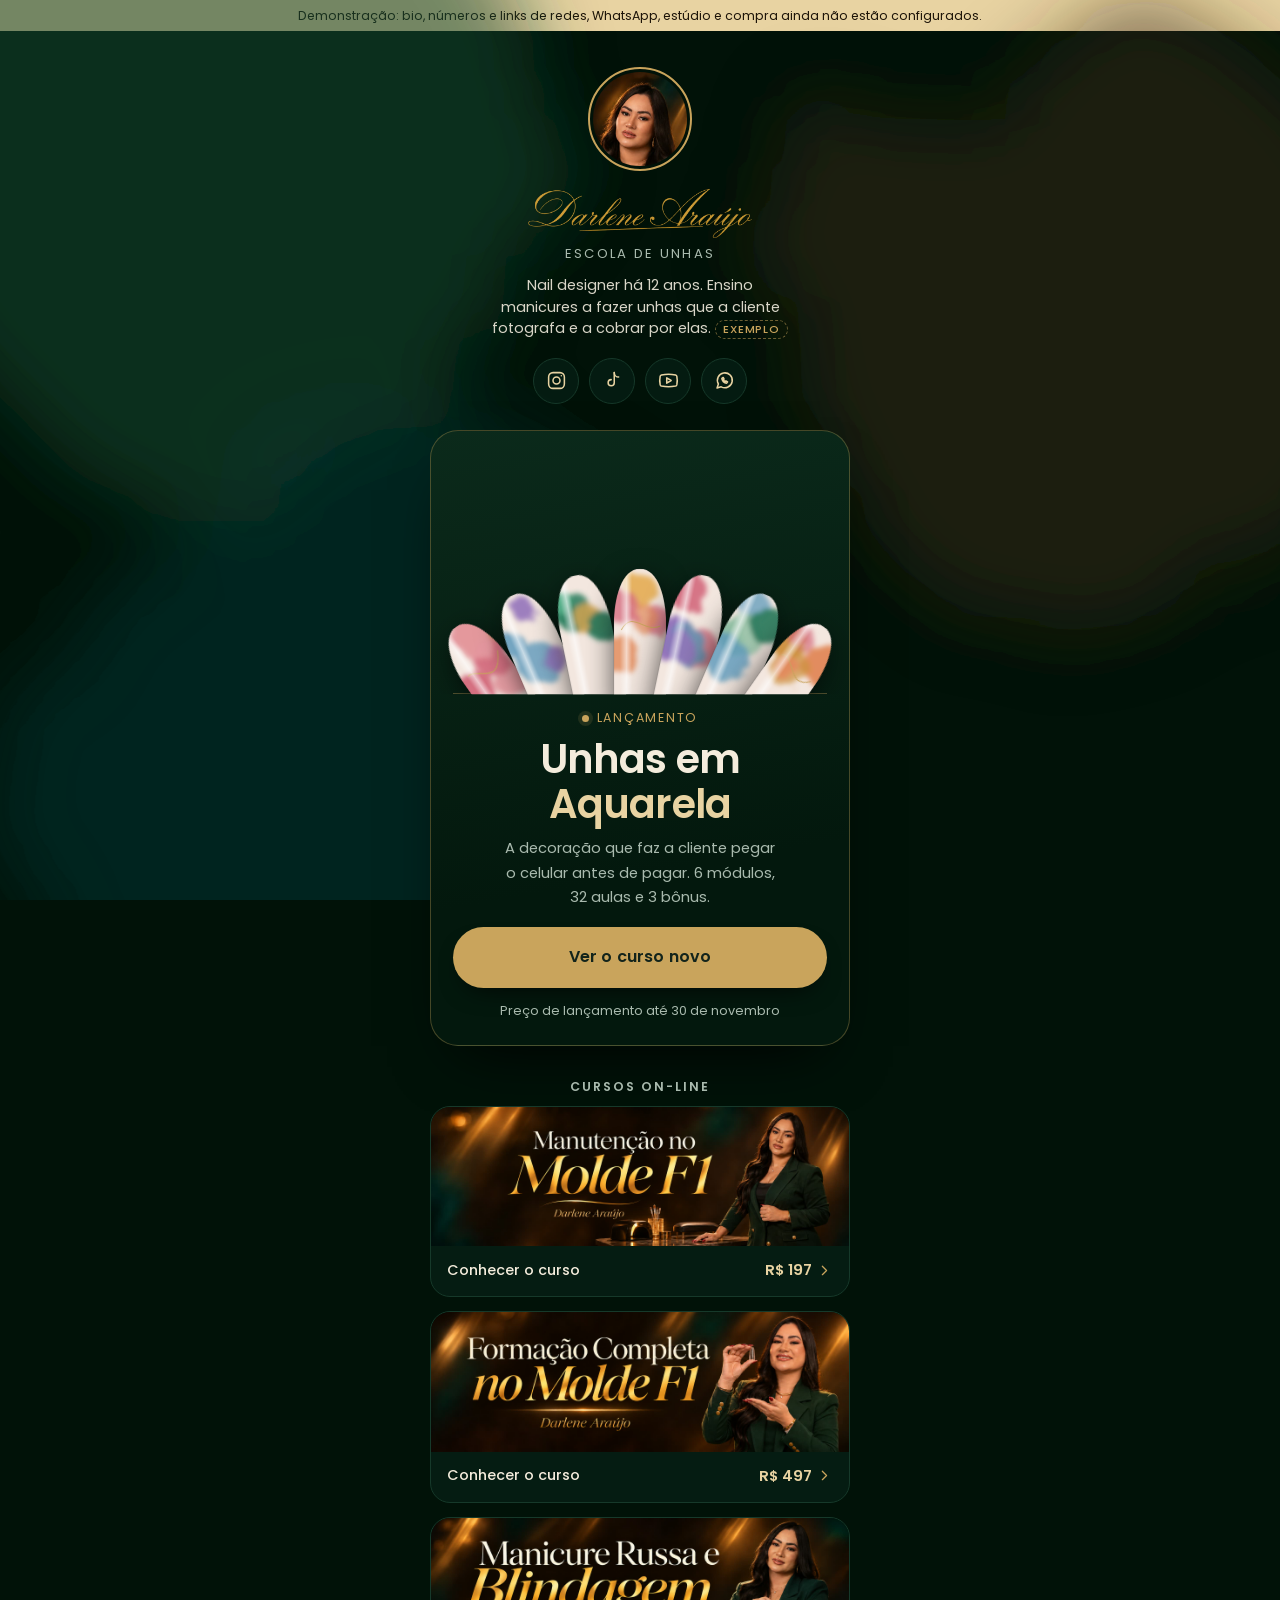
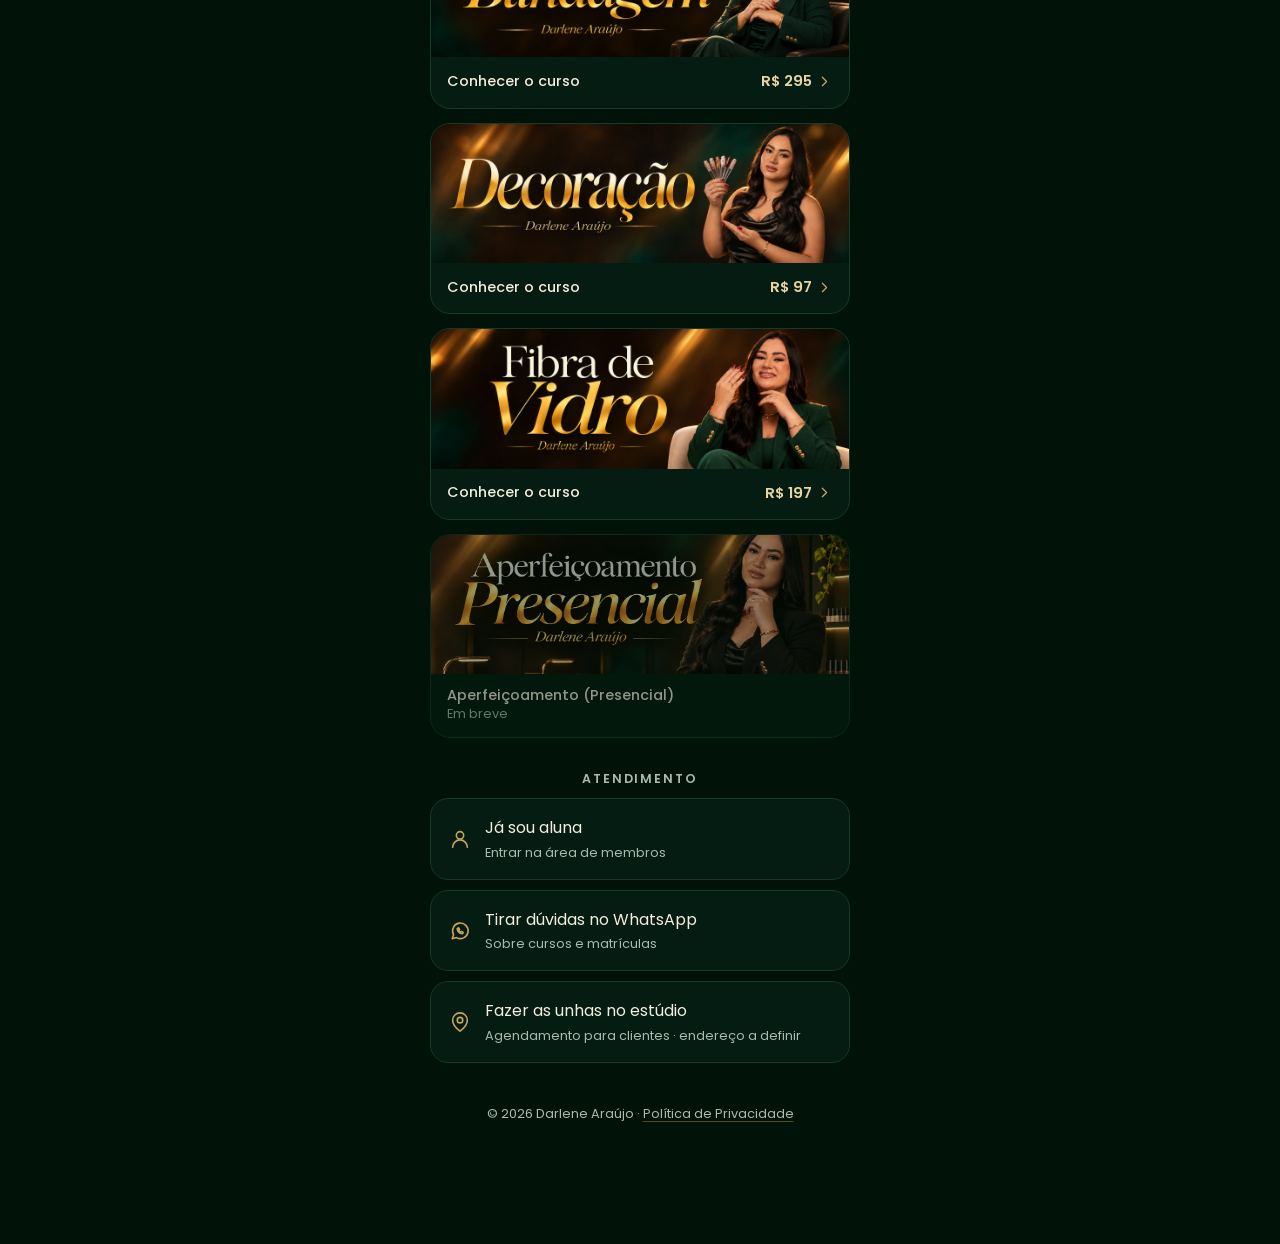
<file: curso.html>
<!doctype html>
<html lang="pt-BR">
<head>
<meta charset="utf-8">
<meta name="viewport" content="width=device-width,initial-scale=1">
<title>Curso · Darlene Araújo</title>
<meta name="description" content="Cursos on-line de unhas com a Darlene Araújo.">
<meta name="theme-color" content="#011208">
<link rel="preconnect" href="https://fonts.googleapis.com"><link rel="preconnect" href="https://fonts.gstatic.com" crossorigin>
<link href="https://fonts.googleapis.com/css2?family=Poppins:wght@400;500;600;700&display=swap" rel="stylesheet">
<link rel="stylesheet" href="paginas.css">
<script src="tema.js"></script>
</head>
<body>
<main class="cp" id="cp"></main>
<script src="dados.js"></script>
<script src="aquarela.js"></script>
<script>
const esc = (s) => String(s ?? "").replace(/[&<>"']/g, (ch) => ({ "&": "&amp;", "<": "&lt;", ">": "&gt;", '"': "&quot;", "'": "&#39;" }[ch]));
const id = new URLSearchParams(location.search).get("c");
const c = CURSOS.find((x) => x.id === id && x.pagina);
if (!c) location.replace("links.html"); // curso sem subpágina (ou id errado) volta para a página de links
else {
  const p = c.pagina;
  const compra = c.linkCompra || (ESCOLA.whatsapp ? `https://wa.me/${ESCOLA.whatsapp}?text=${encodeURIComponent("Quero o curso " + c.titulo)}` : "#");
  const cta = (txt) => `<a class="cta" href="${esc(compra)}" target="_blank" rel="noopener">${txt}</a>`;
  const lista = (itens) => `<ul class="ck">${itens.map((i) => `<li>${ic("check")}<span>${esc(i)}</span></li>`).join("")}</ul>`;
  document.title = `${c.titulo} · Darlene Araújo`;
  document.querySelector('meta[name="description"]').content = p.promessa;

  document.getElementById("cp").innerHTML = `
    <nav class="cp-topo"><a href="links.html">${ic("voltar")} Todos os cursos</a><img src="logo.png" alt="Darlene Araújo" width="150" height="36"></nav>

    <section class="cp-hero">
      <img class="cp-banner" src="${esc(c.banner || c.capa)}" alt="${esc(c.titulo)}, com Darlene Araújo" width="1920" height="640">
      <div class="cp-hero-txt">
        <span class="cp-sel">Curso on-line</span>
        <h1>${esc(c.titulo)}</h1>
        <p class="cp-prom">${esc(p.promessa)}</p>
        <div class="cp-compra">
          <div class="cp-preco"><b>${esc(c.preco)}</b>${p.parcelas ? `<small>${esc(p.parcelas)}</small>` : ""}</div>
          ${cta("Quero me inscrever")}
        </div>
        <small class="cp-seguro">${ic("lock")} Pagamento seguro${p.plataforma ? " pela " + esc(p.plataforma) : ""}</small>
      </div>
    </section>

    <section class="cp-corpo">
      <div class="cp-bloco">
        <h2>O que você vai aprender</h2>
        ${lista(p.aprende)}
        ${p.bonus ? `<div class="cp-bonus"><span>Bônus</span>${esc(p.bonus)}</div>` : ""}
      </div>
      <div class="cp-lado">
        ${p.tecnicas ? `<div class="cp-bloco"><h2>Técnicas e decorações</h2><div class="cp-chips">${p.tecnicas.map((t) => `<span>${esc(t)}</span>`).join("")}</div></div>` : ""}
        <div class="cp-bloco cp-fim">
          <h2>Está incluso</h2>
          ${lista(p.inclui)}
          ${p.obs ? `<p class="cp-obs">${esc(p.obs)}</p>` : ""}
          <div class="cp-compra"><div class="cp-preco"><b>${esc(c.preco)}</b>${p.parcelas ? `<small>${esc(p.parcelas)}</small>` : ""}</div>${cta("Garantir minha vaga")}</div>
        </div>
      </div>
    </section>

    <footer class="rodape">© ${new Date().getFullYear()} Darlene Araújo · <a href="privacidade.html">Política de Privacidade</a></footer>`;

  document.getElementById("cp").insertAdjacentHTML("afterbegin", lavado([[180, 120, 260, "#0f4a32", .55], [860, 420, 260, "#3a2c10", .45]]));
}
</script>
</body>
</html>
</file>
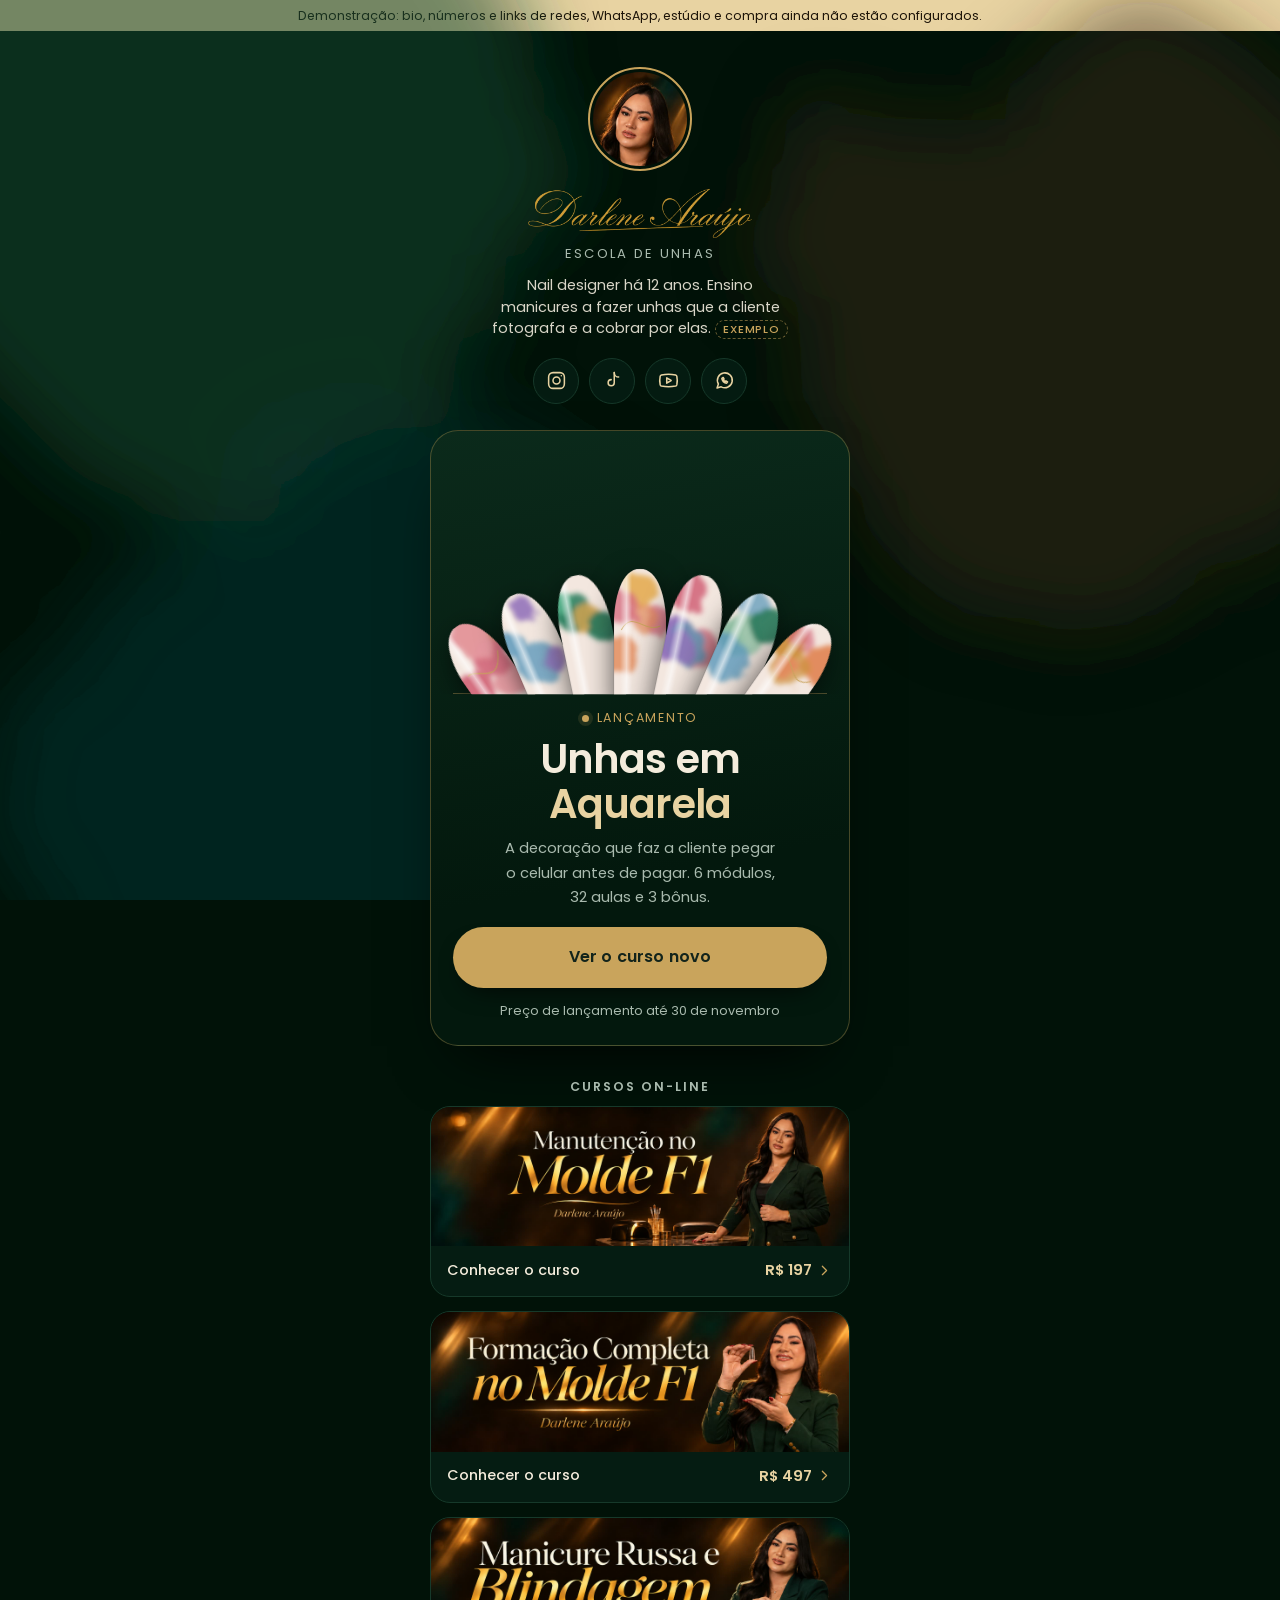
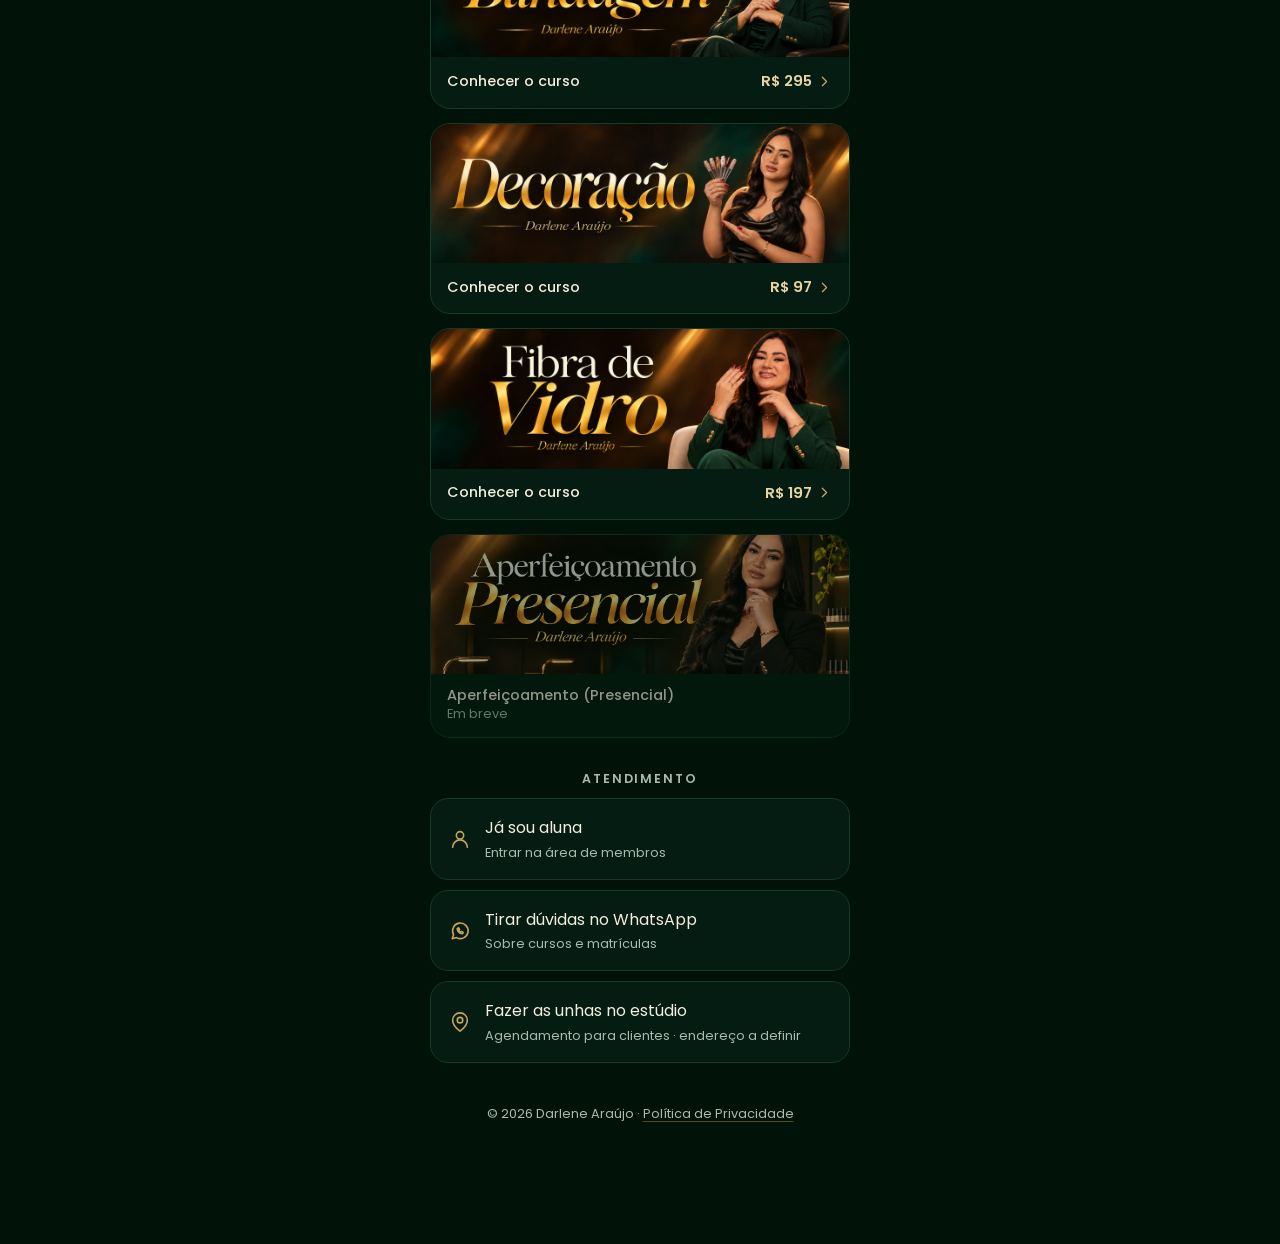
<file: links.html>
<!doctype html>
<html lang="pt-BR">
<head>
<meta charset="utf-8">
<meta name="viewport" content="width=device-width,initial-scale=1">
<title>Darlene Araújo · Escola de Unhas</title>
<meta name="description" content="Cursos on-line de unhas com a Darlene Araújo: Molde F1, Manicure Russa, Decoração, Fibra de Vidro e o novo Unhas em Aquarela.">
<meta name="theme-color" content="#011208">
<link rel="preconnect" href="https://fonts.googleapis.com"><link rel="preconnect" href="https://fonts.gstatic.com" crossorigin>
<link href="https://fonts.googleapis.com/css2?family=Poppins:wght@400;500;600;700&display=swap" rel="stylesheet">
<link rel="stylesheet" href="paginas.css">
<script src="tema.js"></script>
</head>
<body>
<div class="demo">Demonstração: bio, números e links de redes, WhatsApp, estúdio e compra ainda não estão configurados.</div>
<main class="lk" id="lk">
  <header class="perfil">
    <img class="avatar" src="imagens-site/darlene-avatar.jpg" alt="Foto da Darlene Araújo" width="104" height="104">
    <img class="marca" src="logo.png" alt="Darlene Araújo" width="230" height="56">
    <p>Escola de Unhas</p>
    <p class="bio">Nail designer há 12 anos. Ensino manicures a fazer unhas que a cliente fotografa e a cobrar por elas. <span class="tag">exemplo</span></p>
    <nav class="redes" id="redes" aria-label="Redes sociais"></nav>
  </header>

  <a class="destaque" href="aquarela.html">
    <div class="leque" id="leque"></div>
    <div class="quando"><i></i> Lançamento</div>
    <h2>Unhas em <em>Aquarela</em></h2>
    <p>A decoração que faz a cliente pegar o celular antes de pagar. 6 módulos, 32 aulas e 3 bônus.</p>
    <span class="cta">Ver o curso novo</span>
    <small class="prazo-lk">Preço de lançamento até 30 de novembro</small>
  </a>

  <h3>Cursos on-line</h3>
  <div class="cursos" id="cursos"></div>

  <h3>Atendimento</h3>
  <a class="botao" href="area.html"><span class="ic-entrar"></span><span>Já sou aluna<small>Entrar na área de membros</small></span></a>
  <a class="botao" href="#" data-whats><span class="ic-whats"></span><span>Tirar dúvidas no WhatsApp<small>Sobre cursos e matrículas</small></span></a>
  <a class="botao" href="#"><span class="ic-local"></span><span>Fazer as unhas no estúdio<small>Agendamento para clientes · endereço a definir</small></span></a>

  <footer class="rodape">© <span id="ano"></span> Darlene Araújo · <a href="privacidade.html">Política de Privacidade</a></footer>
</main>
<script src="dados.js"></script>
<script src="aquarela.js"></script>
<script>
const esc = (s) => String(s ?? "").replace(/[&<>"']/g, (ch) => ({ "&": "&amp;", "<": "&lt;", ">": "&gt;", '"': "&quot;", "'": "&#39;" }[ch]));
// shortcut: links de redes ficam aqui até a Darlene passar os perfis; vazio = "#"
const REDES = [["instagram", "Instagram", ""], ["tiktok", "TikTok", ""], ["youtube", "YouTube", ""], ["whatsapp", "WhatsApp", ESCOLA.whatsapp ? "https://wa.me/" + ESCOLA.whatsapp : ""]];
document.getElementById("redes").innerHTML = REDES.map(([i, nome, url]) =>
  `<a href="${esc(url || "#")}" ${url ? 'target="_blank" rel="noopener"' : ""} aria-label="${nome}">${ic(i)}</a>`).join("");

// cursos vêm do mesmo dados.js da área de membros (uma fonte só)
const compra = (c) => c.linkCompra || (ESCOLA.whatsapp ? `https://wa.me/${ESCOLA.whatsapp}?text=${encodeURIComponent("Quero o curso " + c.titulo)}` : "#");
const arte = (c) => (c.banner || c.capa) ? `<img src="${esc(c.banner || c.capa)}" alt="" loading="lazy" width="960" height="320">` : "";
document.getElementById("cursos").innerHTML = CURSOS.map((c) => c.emBreve
  ? `<div class="curso breve">${arte(c)}<div class="info"><span><b>${esc(c.titulo)}</b><small>Em breve</small></span></div></div>`
  : `<a class="curso" href="${c.pagina ? "curso.html?c=" + encodeURIComponent(c.id) : esc(compra(c))}" aria-label="${esc(c.titulo)}, ${esc(c.preco || "")}">${arte(c)}<div class="info"><span><b>Conhecer o curso</b></span><span class="preco">${esc(c.preco || "")}${ic("avancar")}</span></div></a>`).join("");

document.querySelector(".ic-entrar").outerHTML = ic("user");
document.querySelector(".ic-whats").outerHTML = ic("whatsapp");
document.querySelector(".ic-local").outerHTML = ic("local");
if (ESCOLA.whatsapp) document.querySelector("[data-whats]").href = "https://wa.me/" + ESCOLA.whatsapp;
document.getElementById("ano").textContent = new Date().getFullYear();

document.getElementById("lk").insertAdjacentHTML("afterbegin", lavado([[180, 120, 260, "#0f4a32", .55], [860, 260, 240, "#3a2c10", .5], [300, 620, 300, "#0b3a3a", .45]]));
leque(document.getElementById("leque"), 7, 70);
</script>
</body>
</html>
</file>
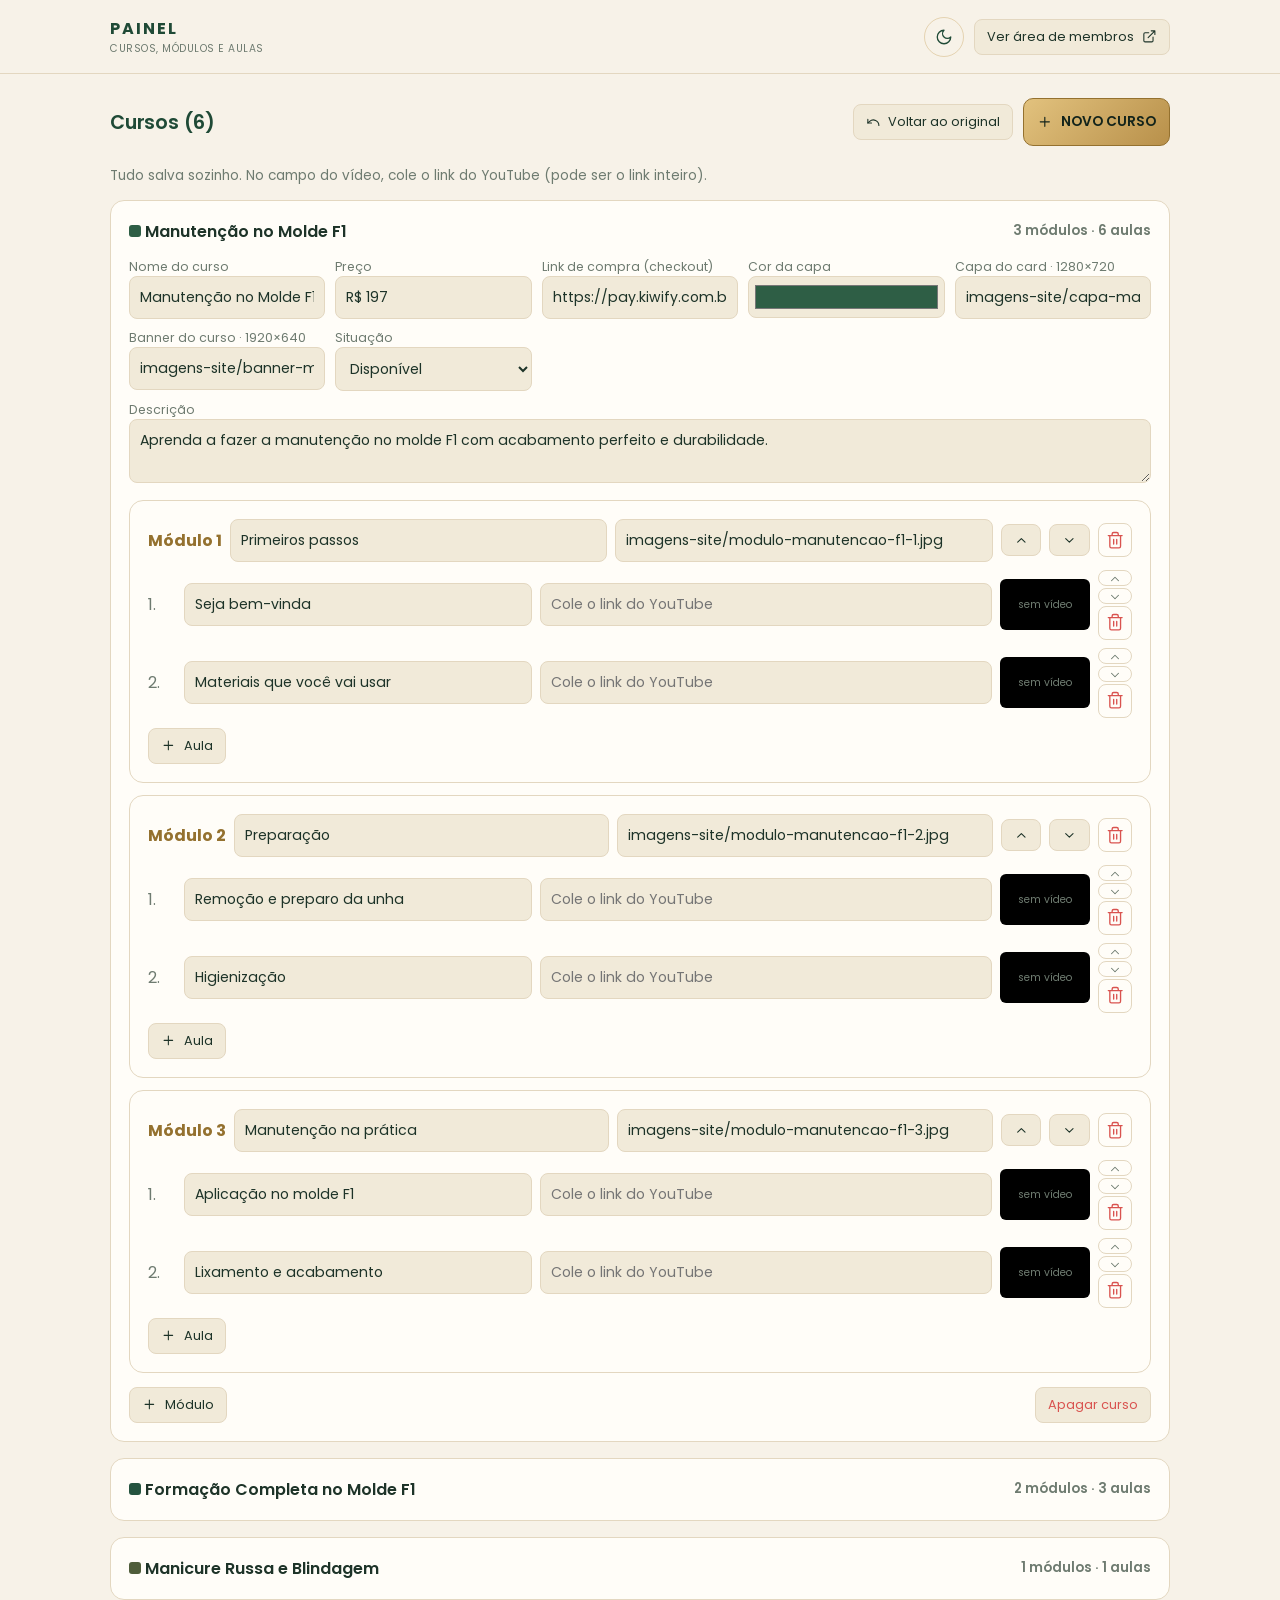
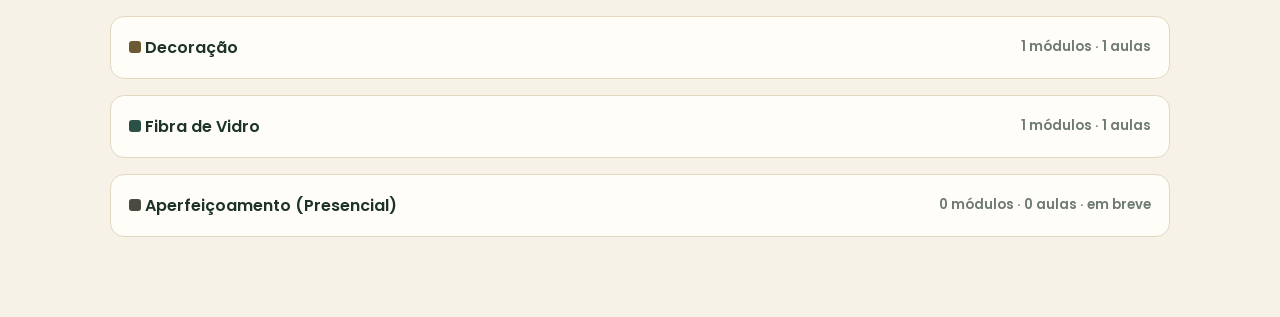
<file: painel.html>
<!doctype html>
<html lang="pt-BR">
<head>
<meta charset="utf-8">
<meta name="viewport" content="width=device-width,initial-scale=1">
<title>Painel · Área de Membros</title>
<link href="https://fonts.googleapis.com/css2?family=Poppins:wght@400;500;600;700&display=swap" rel="stylesheet">
<link rel="stylesheet" href="style.css">
<script src="tema.js"></script>
<style>
body{padding-bottom:40px}
.adm input,.adm textarea,.adm select{width:100%;background:var(--inner);border:1px solid var(--line);border-radius:8px;padding:10px;color:var(--txt);font:inherit;font-size:.88rem}
.adm label{font-size:.78rem;color:var(--mut);display:block}
.cx{background:var(--card);border:1px solid var(--line);border-radius:14px;padding:18px;margin-bottom:16px}
.cx.mod2{background:var(--nav);margin:12px 0 0}
.l2{display:grid;grid-template-columns:repeat(auto-fit,minmax(180px,1fr));gap:10px;margin-bottom:10px}
.aula2{display:grid;grid-template-columns:28px 1fr 1.3fr 90px 34px;gap:8px;align-items:center;margin-top:8px}
.aula2 .thumb{width:90px;aspect-ratio:16/9;border-radius:6px;background:#000 center/cover;display:grid;place-items:center;font-size:.65rem;color:var(--mut)}
.mini-btn{background:var(--inner);border:1px solid var(--line);color:var(--txt);border-radius:8px;padding:8px 12px;font-size:.8rem}
.mini-btn:hover{border-color:var(--ac)}
.x{background:none;border:1px solid var(--line);color:#d9534f;border-radius:8px;height:34px}
summary{cursor:pointer;font-weight:600;display:flex;justify-content:space-between;align-items:center;gap:10px}
.barra-topo{display:flex;flex-wrap:wrap;gap:10px;align-items:center}
.toast{position:fixed;bottom:20px;right:20px;background:var(--ac);color:#13241b;padding:10px 16px;border-radius:10px;font-weight:600;opacity:0;transition:.3s}
.toast.on{opacity:1}
.aula2.cab{grid-template-columns:auto 1fr auto auto auto;margin:0}
.cab>span{display:flex;gap:8px}
.botoes-aula{display:flex;flex-direction:column;gap:2px}
@media(max-width:700px){.aula2{grid-template-columns:1fr 34px}.aula2 .n,.aula2 .thumb{display:none}
.aula2.cab{grid-template-columns:1fr auto auto auto}.cab>span{grid-column:1/-1;order:5;flex-direction:column}
.aula2:not(.cab)>input{grid-column:1/-1}.botoes-aula{grid-column:1/-1;flex-direction:row;justify-content:flex-end;gap:8px}.botoes-aula .x,.botoes-aula .x.mover{height:34px}}
</style>
</head>
<body>
<header class="top"><span class="logo">Painel<small>Cursos, módulos e aulas</small></span>
  <div class="barra-topo"><span id="bt"></span><a class="mini-btn" href="area.html" target="_blank">Ver área de membros <svg class="i" viewBox="0 0 24 24" aria-hidden="true"><path d="M15 3h6v6M10 14 21 3M18 13v6a2 2 0 0 1-2 2H5a2 2 0 0 1-2-2V8a2 2 0 0 1 2-2h6"/></svg></a></div></header>
<main class="wrap adm" id="app"></main>
<div class="toast" id="toast"><svg class="i" viewBox="0 0 24 24" aria-hidden="true"><path d="M20 6 9 17l-5-5"/></svg> Salvo</div>
<script src="dados.js"></script>
<script>
// shortcut: salva no navegador (localStorage), só serve para a demonstração.
// Na versão real, "salvar" grava no banco (Cloudflare D1) e o painel fica atrás de login de administradora.
const $ = (s) => document.querySelector(s);
const esc = (s) => String(s ?? "").replace(/[&<>"']/g, (ch) => ({ "&": "&amp;", "<": "&lt;", ">": "&gt;", '"': "&quot;", "'": "&#39;" }[ch]));
let cursos = JSON.parse(JSON.stringify(CURSOS)); // dados.js já aplica o que foi salvo antes
let aberto = cursos[0]?.id;

// Aceita link inteiro do YouTube (watch, youtu.be, shorts, embed) ou só o ID.
function idYoutube(txt) {
  txt = (txt || "").trim();
  const m = txt.match(/(?:youtu\.be\/|[?&]v=|\/embed\/|\/shorts\/|\/live\/)([\w-]{11})/);
  return m ? m[1] : /^[\w-]{11}$/.test(txt) ? txt : "";
}
console.assert(idYoutube("https://www.youtube.com/watch?v=dQw4w9WgXcQ&t=1") === "dQw4w9WgXcQ");
console.assert(idYoutube("https://youtu.be/dQw4w9WgXcQ") === "dQw4w9WgXcQ");
console.assert(idYoutube("https://youtube.com/shorts/dQw4w9WgXcQ") === "dQw4w9WgXcQ");
console.assert(idYoutube("dQw4w9WgXcQ") === "dQw4w9WgXcQ" && idYoutube("bobagem") === "");

let timer;
function salvar() {
  localStorage.setItem("cursosPainel", JSON.stringify(cursos));
  clearTimeout(timer); $("#toast").classList.add("on"); timer = setTimeout(() => $("#toast").classList.remove("on"), 1200);
}
const slug = (t) => t.normalize("NFD").replace(/[̀-ͯ]/g, "").toLowerCase().replace(/[^a-z0-9]+/g, "-").replace(/^-|-$/g, "") || "curso";

// edição de campo sem redesenhar (não perde o foco do teclado)
function campo(ci, k, v) { cursos[ci][k] = v; salvar(); if (k === "titulo") $(`#t${ci}`).textContent = v; }
function campoMod(ci, mi, v) { cursos[ci].modulos[mi].titulo = v; salvar(); }
function campoAula(ci, mi, ai, k, v, el) {
  const a = cursos[ci].modulos[mi].aulas[ai];
  if (k === "video") {
    a.video = idYoutube(v);
    el.style.borderColor = v && !a.video ? "#d9534f" : "";
    $(`#th${ci}-${mi}-${ai}`).outerHTML = thumb(ci, mi, ai);
  } else a[k] = v;
  salvar();
}

// mudanças de estrutura: redesenha
function acao(fn) { fn(); salvar(); desenhar(); }
const novoCurso = () => acao(() => { const id = slug("novo curso " + Date.now().toString(36)); cursos.push({ id, titulo: "Novo curso", descricao: "", cor: "#2e5e45", preco: "", linkCompra: "", modulos: [] }); aberto = id; });
const apagarCurso = (ci) => confirm(`Apagar o curso "${cursos[ci].titulo}" e todas as aulas?`) && acao(() => cursos.splice(ci, 1));
const novoMod = (ci) => acao(() => cursos[ci].modulos.push({ titulo: "Novo módulo", aulas: [] }));
const apagarMod = (ci, mi) => confirm("Apagar este módulo e as aulas dele?") && acao(() => cursos[ci].modulos.splice(mi, 1));
const novaAula = (ci, mi) => acao(() => cursos[ci].modulos[mi].aulas.push({ titulo: "Nova aula", video: "" }));
const apagarAula = (ci, mi, ai) => confirm("Apagar esta aula?") && acao(() => cursos[ci].modulos[mi].aulas.splice(ai, 1));
const mover = (lista, i, d) => { const j = i + d; if (j < 0 || j >= lista.length) return; [lista[i], lista[j]] = [lista[j], lista[i]]; };
const moverMod = (ci, mi, d) => acao(() => mover(cursos[ci].modulos, mi, d));
const moverAula = (ci, mi, ai, d) => acao(() => mover(cursos[ci].modulos[mi].aulas, ai, d));
function restaurar() {
  if (!confirm("Desfazer tudo que foi feito no painel e voltar ao conteúdo original?")) return;
  localStorage.removeItem("cursosPainel"); location.reload();
}

const thumb = (ci, mi, ai) => {
  const v = cursos[ci].modulos[mi].aulas[ai].video;
  return `<div class="thumb" id="th${ci}-${mi}-${ai}" style="${v ? `background-image:url(https://i.ytimg.com/vi/${v}/mqdefault.jpg)` : ""}">${v ? "" : "sem vídeo"}</div>`;
};

function desenhar() {
  $("#app").innerHTML = `<div class="barra-topo" style="justify-content:space-between;margin-bottom:20px">
    <div class="sec" style="margin:0">Cursos (${cursos.length})</div>
    <div class="barra-topo"><button class="mini-btn" onclick="restaurar()">${ic("desfazer")} Voltar ao original</button><button class="btn prim" style="margin:0" onclick="novoCurso()">${ic("mais")} Novo curso</button></div></div>
  <p style="color:var(--mut);font-size:.85rem">Tudo salva sozinho. No campo do vídeo, cole o link do YouTube (pode ser o link inteiro).</p>
  ${cursos.map((c, ci) => `<details class="cx" ${c.id === aberto ? "open" : ""} ontoggle="if(this.open)aberto='${c.id}'">
    <summary><span><span style="display:inline-block;width:12px;height:12px;border-radius:3px;background:${esc(c.cor)}"></span> <span id="t${ci}">${esc(c.titulo)}</span></span>
      <small style="color:var(--mut)">${c.modulos.length} módulos · ${c.modulos.reduce((n, m) => n + m.aulas.length, 0)} aulas${c.emBreve ? " · em breve" : ""}</small></summary>
    <div class="l2" style="margin-top:14px">
      <label>Nome do curso<input value="${esc(c.titulo)}" oninput="campo(${ci},'titulo',this.value)"></label>
      <label>Preço<input value="${esc(c.preco)}" placeholder="R$ 197" oninput="campo(${ci},'preco',this.value)"></label>
      <label>Link de compra (checkout)<input value="${esc(c.linkCompra)}" placeholder="https://pay.hotmart.com/..." oninput="campo(${ci},'linkCompra',this.value)"></label>
      <label>Cor da capa<input type="color" value="${esc(c.cor)}" style="height:42px;padding:4px" oninput="campo(${ci},'cor',this.value)"></label>
      <label>Capa do card · 1280×720<input value="${esc(c.capa)}" placeholder="img/capa.jpg (opcional)" oninput="campo(${ci},'capa',this.value)"></label>
      <label>Banner do curso · 1920×640<input value="${esc(c.banner)}" placeholder="img/banner.jpg (opcional)" oninput="campo(${ci},'banner',this.value)"></label>
      <label>Situação<select onchange="campo(${ci},'emBreve',this.value==='1')"><option value="">Disponível</option><option value="1" ${c.emBreve ? "selected" : ""}>Em breve</option></select></label>
    </div>
    <label>Descrição<textarea rows="2" oninput="campo(${ci},'descricao',this.value)">${esc(c.descricao)}</textarea></label>
    ${c.modulos.map((m, mi) => `<div class="cx mod2">
      <div class="aula2 cab">
        <b style="color:var(--ac)">Módulo ${mi + 1}</b><span><input value="${esc(m.titulo)}" oninput="campoMod(${ci},${mi},this.value)"><input value="${esc(m.imagem)}" placeholder="Arte 9:16 · 720×1280 (opcional)" oninput="cursos[${ci}].modulos[${mi}].imagem=this.value;salvar()"></span>
        <button class="mini-btn" onclick="moverMod(${ci},${mi},-1)" title="Subir módulo" aria-label="Subir módulo">${ic("cima")}</button><button class="mini-btn" onclick="moverMod(${ci},${mi},1)" title="Descer módulo" aria-label="Descer módulo">${ic("baixo")}</button>
        <button class="x" onclick="apagarMod(${ci},${mi})" title="Apagar módulo" aria-label="Apagar módulo">${ic("lixo")}</button></div>
      ${m.aulas.map((a, ai) => `<div class="aula2">
        <span class="n" style="color:var(--mut)">${ai + 1}.</span>
        <input value="${esc(a.titulo)}" placeholder="Título da aula" oninput="campoAula(${ci},${mi},${ai},'titulo',this.value,this)">
        <input value="${a.video ? "https://youtu.be/" + esc(a.video) : ""}" placeholder="Cole o link do YouTube" oninput="campoAula(${ci},${mi},${ai},'video',this.value,this)">
        ${thumb(ci, mi, ai)}
        <span class="botoes-aula"><button class="x mover" onclick="moverAula(${ci},${mi},${ai},-1)" title="Subir aula" aria-label="Subir aula">${ic("cima")}</button><button class="x mover" onclick="moverAula(${ci},${mi},${ai},1)" title="Descer aula" aria-label="Descer aula">${ic("baixo")}</button><button class="x" onclick="apagarAula(${ci},${mi},${ai})" title="Apagar aula" aria-label="Apagar aula">${ic("lixo")}</button></span>
      </div>`).join("")}
      <button class="mini-btn" style="margin-top:10px" onclick="novaAula(${ci},${mi})">${ic("mais")} Aula</button></div>`).join("")}
    <div class="barra-topo" style="margin-top:14px;justify-content:space-between">
      <button class="mini-btn" onclick="novoMod(${ci})">${ic("mais")} Módulo</button>
      <button class="mini-btn" style="color:#d9534f" onclick="apagarCurso(${ci})">Apagar curso</button></div>
  </details>`).join("")}`;
}
desenhar();
$("#bt").innerHTML = botaoTema();
</script>
</body>
</html>
</file>
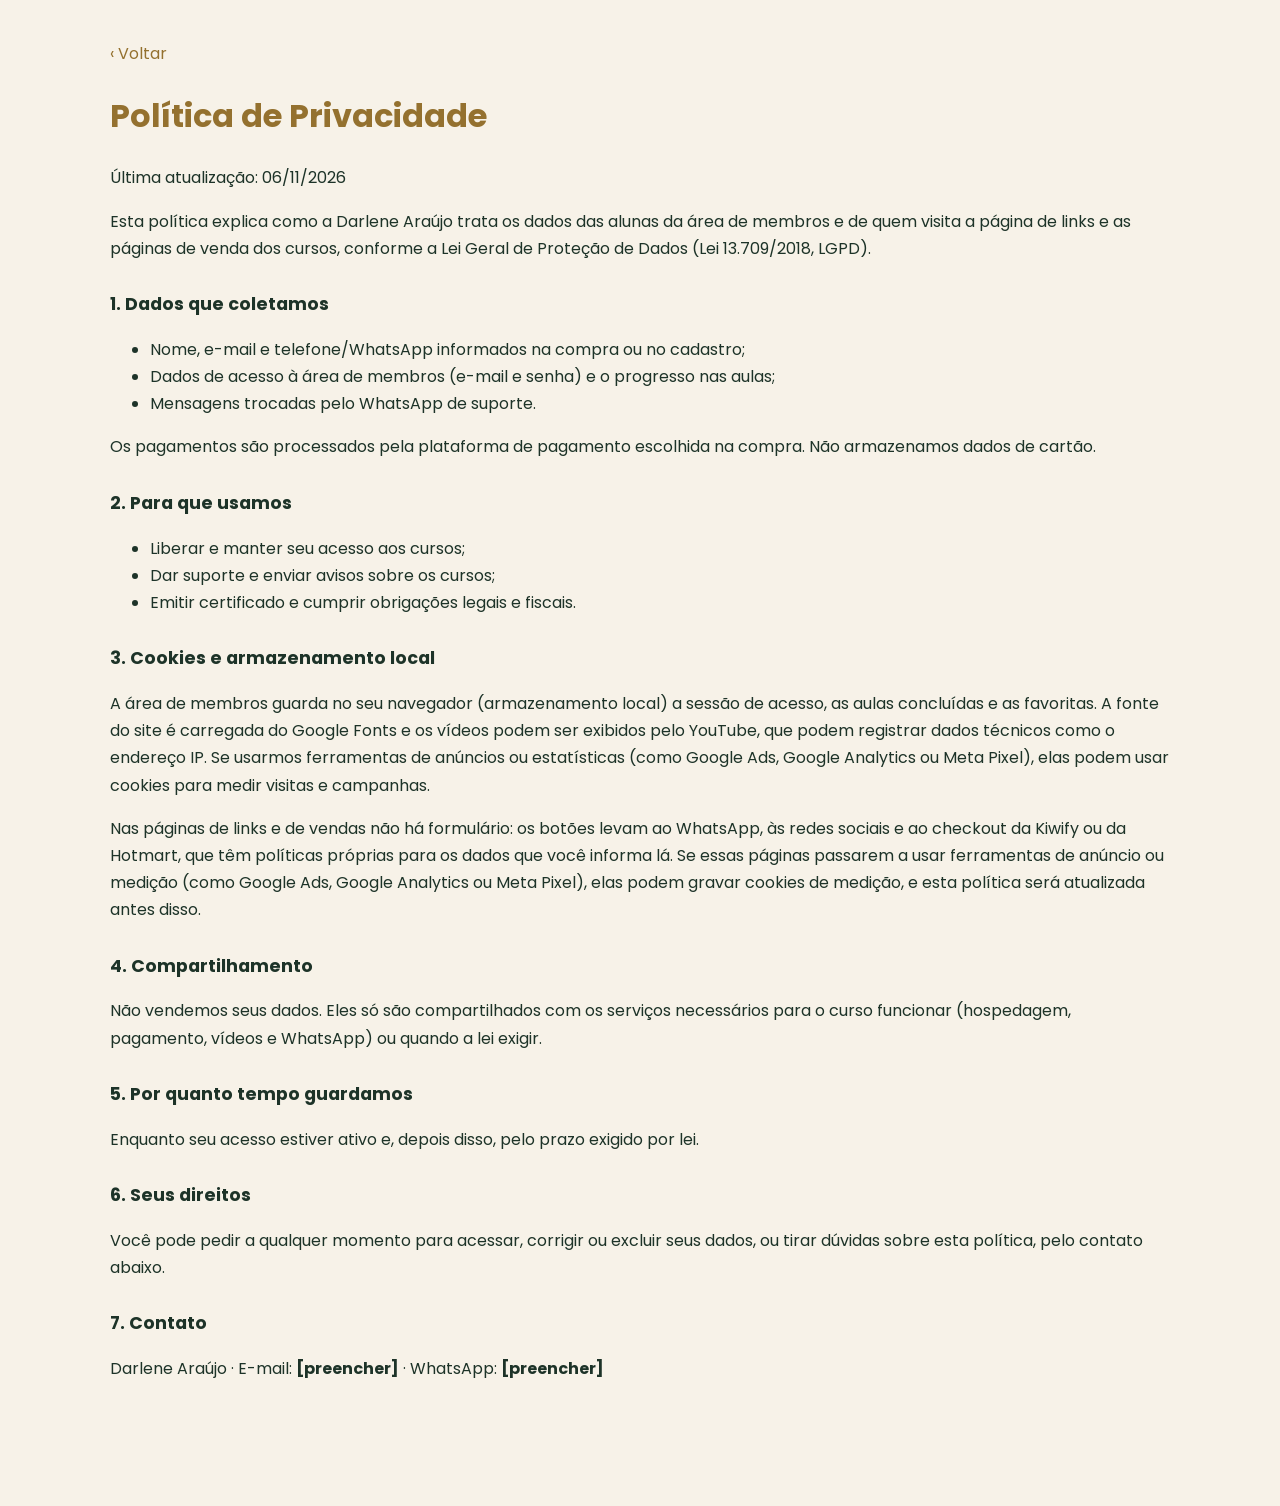
<file: privacidade.html>
<!doctype html>
<html lang="pt-BR">
<head>
<meta charset="utf-8">
<meta name="viewport" content="width=device-width,initial-scale=1">
<title>Política de Privacidade · Darlene Araújo</title>
<link href="https://fonts.googleapis.com/css2?family=Poppins:wght@400;600;700&display=swap" rel="stylesheet">
<link rel="stylesheet" href="style.css">
<script src="tema.js"></script>
<style>main{max-width:760px;line-height:1.7;font-size:1rem}h1{color:var(--ac)}h2{font-size:1.1rem;margin-top:28px;color:var(--txt)}p,li{color:var(--txt)}main a{color:var(--ac)}</style>
</head>
<body>
<main class="wrap">
<p><a href="area.html">‹ Voltar</a></p>
<h1>Política de Privacidade</h1>
<p>Última atualização: 06/11/2026</p>
<p>Esta política explica como a Darlene Araújo trata os dados das alunas da área de membros e de quem visita a página de links e as páginas de venda dos cursos, conforme a Lei Geral de Proteção de Dados (Lei 13.709/2018, LGPD).</p>

<h2>1. Dados que coletamos</h2>
<ul>
<li>Nome, e-mail e telefone/WhatsApp informados na compra ou no cadastro;</li>
<li>Dados de acesso à área de membros (e-mail e senha) e o progresso nas aulas;</li>
<li>Mensagens trocadas pelo WhatsApp de suporte.</li>
</ul>
<p>Os pagamentos são processados pela plataforma de pagamento escolhida na compra. Não armazenamos dados de cartão.</p>

<h2>2. Para que usamos</h2>
<ul>
<li>Liberar e manter seu acesso aos cursos;</li>
<li>Dar suporte e enviar avisos sobre os cursos;</li>
<li>Emitir certificado e cumprir obrigações legais e fiscais.</li>
</ul>

<h2>3. Cookies e armazenamento local</h2>
<p>A área de membros guarda no seu navegador (armazenamento local) a sessão de acesso, as aulas concluídas e as favoritas. A fonte do site é carregada do Google Fonts e os vídeos podem ser exibidos pelo YouTube, que podem registrar dados técnicos como o endereço IP. Se usarmos ferramentas de anúncios ou estatísticas (como Google Ads, Google Analytics ou Meta Pixel), elas podem usar cookies para medir visitas e campanhas.</p>

<p>Nas páginas de links e de vendas não há formulário: os botões levam ao WhatsApp, às redes sociais e ao checkout da Kiwify ou da Hotmart, que têm políticas próprias para os dados que você informa lá. Se essas páginas passarem a usar ferramentas de anúncio ou medição (como Google Ads, Google Analytics ou Meta Pixel), elas podem gravar cookies de medição, e esta política será atualizada antes disso.</p>

<h2>4. Compartilhamento</h2>
<p>Não vendemos seus dados. Eles só são compartilhados com os serviços necessários para o curso funcionar (hospedagem, pagamento, vídeos e WhatsApp) ou quando a lei exigir.</p>

<h2>5. Por quanto tempo guardamos</h2>
<p>Enquanto seu acesso estiver ativo e, depois disso, pelo prazo exigido por lei.</p>

<h2>6. Seus direitos</h2>
<p>Você pode pedir a qualquer momento para acessar, corrigir ou excluir seus dados, ou tirar dúvidas sobre esta política, pelo contato abaixo.</p>

<h2>7. Contato</h2>
<p>Darlene Araújo · E-mail: <strong>[preencher]</strong> · WhatsApp: <strong>[preencher]</strong></p>
</main>
</body>
</html>
</file>
<file: paginas.css>
/* Página de vendas (aquarela.html) e página de links (links.html). Mesma identidade da área de membros. */
:root{--bg:#011208;--bg2:#03180d;--card:#061f14;--line:#16392a;--ouro:#c9a45c;--ouro2:#e8d3a2;--txt:#f4ecdc;--mut:#a9baae;--nude:#f3e7df;--serif:"Poppins",system-ui,sans-serif;color-scheme:dark}
*{box-sizing:border-box}
html{scrollbar-color:var(--line) var(--bg);accent-color:var(--ouro);caret-color:var(--ouro);scroll-behavior:smooth}
body{margin:0;background:var(--bg);color:var(--txt);font:400 1rem/1.65 "Poppins",system-ui,sans-serif;-webkit-font-smoothing:antialiased;overflow-x:hidden}
::selection{background:#c9a45c55;color:var(--txt)}
a{color:inherit}
img{max-width:100%;display:block}
:focus-visible{outline:2px solid var(--ouro);outline-offset:3px;border-radius:8px}
h1,h2,h3{font-family:var(--serif);font-weight:600;line-height:1.12;letter-spacing:-.02em;text-wrap:balance;margin:0}
h1 em,h2 em{font-style:normal;color:var(--ouro2)}
p{margin:0}
.i{width:1.15em;height:1.15em;flex:none;fill:none;stroke:currentColor;stroke-width:1.75;stroke-linecap:round;stroke-linejoin:round}

/* aviso de demonstração */
.demo{background:var(--ouro2);color:#1d1408;text-align:center;font-size:.78rem;padding:7px 16px;line-height:1.4}
.preencher{border-bottom:1px dashed var(--ouro);color:var(--ouro2);font-style:normal}

/* botão principal */
.cta{display:inline-flex;align-items:center;justify-content:center;gap:10px;background:var(--ouro);color:#13241b;font-weight:600;text-decoration:none;padding:17px 30px;border-radius:999px;border:0;font-size:1rem;letter-spacing:.01em;box-shadow:0 12px 24px -12px #000c;transition:background-color .25s,box-shadow .25s,transform .25s}
.cta:hover{background:var(--ouro2)}
.cta:active{transform:translateY(1px)}
.cta.pequeno{padding:10px 20px;font-size:.88rem;box-shadow:none}

/* unhas em aquarela */
.tip{display:block;width:100%;height:auto;filter:drop-shadow(0 10px 14px #000a)}
.leque{position:relative;aspect-ratio:1.55;clip-path:inset(-80% -60% 0 -60%);border-bottom:1px solid #c9a45c66}
.leque span{position:absolute;left:50%;bottom:-6%;width:15%;transform-origin:50% 230%;transform:translateX(-50%) rotate(0);transition:transform 1.3s cubic-bezier(.16,1,.3,1)}
.leque.aberto span{transform:translateX(-50%) rotate(var(--r))}
.amostra{width:52px;height:52px;flex:none}
.lavado{position:absolute;inset:0;width:100%;height:100%;pointer-events:none;z-index:0}
@media(prefers-reduced-motion:reduce){html{scroll-behavior:auto}.leque span{transition:none}.cta{transition:none}}

.rodape{text-align:center;color:var(--mut);font-size:.8rem;padding:40px 20px 120px}
.rodape a{text-decoration:underline;text-underline-offset:3px;text-decoration-color:#c9a45c66}
.rodape a:hover{color:var(--ouro2)}

/* ---------- página de links ---------- */
.lk{position:relative;max-width:460px;margin:0 auto;padding:36px 20px 0}
.lk>*{position:relative;z-index:1}
.lk .lavado{position:fixed;z-index:0}
.perfil{text-align:center}
.perfil .avatar{width:104px;height:104px;border-radius:50%;object-fit:cover;margin:0 auto;border:2px solid var(--ouro);padding:3px;background:var(--bg)}
.perfil .marca{width:230px;margin:14px auto 2px}
.perfil p{color:var(--mut);font-size:.82rem;letter-spacing:.16em;text-transform:uppercase}
.perfil .bio{text-transform:none;letter-spacing:0;font-size:.9rem;color:#d9d6c8;max-width:34ch;margin:10px auto 0;line-height:1.5}
.perfil .tag,.destaque .tag{display:inline-block;font:500 .7rem/1 "Poppins",sans-serif;letter-spacing:.08em;text-transform:uppercase;color:var(--ouro);border:1px dashed #c9a45c88;border-radius:999px;padding:3px 7px;vertical-align:middle}
.prazo-lk{display:block;text-align:center;color:var(--mut);font-size:.8rem;margin-top:12px}
.redes{display:flex;justify-content:center;gap:10px;margin:18px 0 26px}
.redes a{width:46px;height:46px;border-radius:50%;display:grid;place-items:center;border:1px solid var(--line);background:#061f14cc;color:var(--ouro2);transition:border-color .2s,color .2s}
.redes a:hover{border-color:var(--ouro);color:var(--ouro)}
.redes .i{width:21px;height:21px}

.destaque{display:block;text-decoration:none;border-radius:28px;overflow:hidden;background:linear-gradient(170deg,#0b2a1b,#03180d 70%);border:1px solid #c9a45c55;padding:22px 22px 24px;box-shadow:0 30px 60px -30px #000}
.destaque .leque{width:100%;margin:0 auto 14px}
.destaque .quando{display:flex;justify-content:center;gap:8px;align-items:center;color:var(--ouro);font-size:.78rem;letter-spacing:.14em;text-transform:uppercase;margin-bottom:8px}
.destaque .quando i{width:7px;height:7px;border-radius:50%;background:var(--ouro);box-shadow:0 0 0 4px #c9a45c22}
.destaque h2{font-size:2.5rem;text-align:center}
.destaque p{text-align:center;color:var(--mut);font-size:.92rem;margin:10px auto 18px;max-width:30ch}
.destaque .cta{width:100%}

.lk h3{font-family:"Poppins",system-ui,sans-serif;font-size:.78rem;font-weight:600;letter-spacing:.16em;text-transform:uppercase;color:var(--mut);margin:34px 0 12px;text-align:center}
.cursos{display:grid;gap:14px}
/* mini banner: o nome do curso já vem escrito na arte do banner */
.curso{display:block;text-decoration:none;background:#061f14e6;border:1px solid var(--line);border-radius:20px;overflow:hidden;transition:border-color .2s,transform .2s,box-shadow .2s}
.curso:hover{border-color:#c9a45c88;transform:translateY(-2px);box-shadow:0 18px 34px -20px #000}
.curso img{width:100%;height:auto;aspect-ratio:3/1;object-fit:cover}
.curso .info{display:flex;align-items:center;gap:12px;padding:12px 16px 14px}
.curso .info>span:first-child{flex:1;min-width:0}
.curso b{display:block;font-weight:500;font-size:.9rem;line-height:1.3}
.curso small{display:-webkit-box;-webkit-line-clamp:2;-webkit-box-orient:vertical;overflow:hidden;color:var(--mut);font-size:.8rem;line-height:1.45}
.curso .preco{flex:none;display:flex;align-items:center;gap:4px;color:var(--ouro2);font-weight:600;font-size:.92rem;white-space:nowrap}
.curso .i{color:var(--ouro)}
.curso.breve{opacity:.6}
.curso.breve img{object-position:center 22%} /* sem banner: usa a capa 16:9, título fica no alto */
@media(prefers-reduced-motion:reduce){.curso:hover{transform:none}}
.botao{display:flex;align-items:center;gap:14px;text-decoration:none;background:#061f14e6;border:1px solid var(--line);border-radius:18px;padding:16px 18px;margin-top:10px;transition:border-color .2s}
.botao:hover{border-color:#c9a45c88}
.botao .i{color:var(--ouro);width:22px;height:22px}
.botao span{flex:1}
.botao small{display:block;color:var(--mut);font-size:.8rem}

/* subpágina do curso (curso.html): mobile primeiro, no máximo duas dobras */
.cp{position:relative;max-width:560px;margin:0 auto;padding:16px 20px 0}
.cp>*{position:relative;z-index:1}
.cp .lavado{position:fixed;z-index:0}
.cp-topo{display:flex;align-items:center;justify-content:space-between;gap:12px;margin-bottom:16px}
.cp-topo a{display:inline-flex;align-items:center;gap:6px;color:var(--mut);font-size:.85rem;text-decoration:none}
.cp-topo a:hover{color:var(--ouro2)}
.cp-topo img{width:120px;height:auto}
.cp-banner{width:100%;height:auto;aspect-ratio:3/1;object-fit:cover;border-radius:18px;border:1px solid #c9a45c44;box-shadow:0 24px 40px -24px #000}
.cp-hero-txt{text-align:center;padding:22px 4px 0}
.cp-sel{display:inline-block;color:var(--ouro);font-size:.72rem;letter-spacing:.16em;text-transform:uppercase;margin-bottom:8px}
.cp h1{font-size:clamp(1.7rem,7vw,2.4rem)}
.cp-prom{color:#d9d6c8;font-size:.95rem;line-height:1.55;margin:12px auto 0;max-width:40ch}
.cp-compra{display:grid;gap:12px;margin-top:20px}
.cp-preco{display:flex;align-items:baseline;justify-content:center;gap:10px;flex-wrap:wrap}
.cp-preco b{font-size:1.9rem;font-weight:700;color:var(--ouro2);letter-spacing:-.02em}
.cp-preco small{color:var(--mut);font-size:.85rem}
.cp-compra .cta{width:100%}
.cp-seguro{display:flex;align-items:center;justify-content:center;gap:6px;color:var(--mut);font-size:.78rem;margin-top:12px}
.cp-seguro .i{width:14px;height:14px}
.cp-corpo{display:grid;gap:14px;margin-top:34px}
.cp-lado{display:grid;gap:14px;align-content:start}
.cp-bloco{background:#061f14e6;border:1px solid var(--line);border-radius:20px;padding:20px}
.cp h2{font-size:1.05rem;margin-bottom:14px}
.ck{list-style:none;margin:0;padding:0;display:grid;gap:10px}
.ck li{display:flex;gap:10px;align-items:flex-start;font-size:.92rem;line-height:1.45}
.ck .i{color:var(--ouro);margin-top:2px}
.cp-bonus{margin-top:16px;padding:12px 14px;border-radius:14px;background:#c9a45c18;border:1px dashed #c9a45c77;font-size:.9rem}
.cp-bonus span{display:block;color:var(--ouro);font-size:.7rem;letter-spacing:.14em;text-transform:uppercase;margin-bottom:2px}
.cp-chips{display:flex;flex-wrap:wrap;gap:8px}
.cp-chips span{font-size:.82rem;padding:6px 12px;border-radius:999px;border:1px solid #c9a45c55;color:var(--ouro2);background:#c9a45c10}
.cp-obs{color:var(--mut);font-size:.8rem;margin-top:12px}
.cp-fim .cp-compra{border-top:1px solid var(--line);padding-top:18px}
@media(min-width:860px){
  .cp{max-width:1040px;padding:24px 32px 0}
  .cp-hero-txt{display:grid;grid-template-columns:1.25fr 1fr;column-gap:40px;align-items:end;text-align:left;padding-top:30px}
  .cp-hero-txt>:not(.cp-compra):not(.cp-seguro){grid-column:1}
  .cp-hero-txt .cp-compra{grid-column:2;grid-row:1/4;margin:0}
  .cp-hero-txt .cp-seguro{grid-column:2;justify-content:center}
  .cp-prom{margin-left:0}
  .cp-corpo{grid-template-columns:1.25fr 1fr;gap:20px;margin-top:40px}
}
</file>
<file: vendas.css>
/* Página de vendas Unhas em Aquarela: mundo "ateliê" (papel de aquarela claro). Usa paginas.css como base. */
.atelie{--g:max(clamp(20px,5vw,64px),calc((100% - 1160px) / 2));--bg:#f5efe4;--bg2:#ece3d2;--card:#fffaf2;--line:#e2d5bf;--txt:#1b2a21;--mut:#526157;--ouro:#c9a45c;--ouro-tx:#8a6424;--ouro2:#9b3d5b;--tinta:#011208;color-scheme:light;
  background-color:var(--bg);
  background-image:url("data:image/svg+xml,%3Csvg xmlns='http://www.w3.org/2000/svg' width='320' height='320'%3E%3Cfilter id='n'%3E%3CfeTurbulence type='fractalNoise' baseFrequency='.75' numOctaves='3' seed='4'/%3E%3CfeColorMatrix values='0 0 0 0 .42 0 0 0 0 .34 0 0 0 0 .22 0 0 0 .1 0'/%3E%3C/filter%3E%3Crect width='100%25' height='100%25' filter='url(%23n)'/%3E%3C/svg%3E");
  scrollbar-color:#d6c7ad var(--bg)}
.atelie ::selection{background:#e9a7b966;color:var(--tinta)}
.atelie h1,.atelie h2,.atelie h3{color:var(--tinta)}
.atelie :focus-visible{outline-color:var(--tinta)}
.atelie .tip{filter:drop-shadow(0 10px 12px #6b4a2a40)}
.atelie .leque{border-bottom-color:#c9a45c99}
.atelie .demo{background:var(--tinta);color:#f4ecdc}
.atelie .rodape{color:var(--mut)}
.atelie .rodape img{margin:0 auto 14px;width:180px;filter:brightness(.55) saturate(1.2)}
.atelie .cta{background:var(--ouro);color:var(--tinta);box-shadow:0 14px 26px -14px #6b4a2a99,inset 0 0 0 1px #a98337}
.atelie .cta:hover{background:#d8b672}
.tag{display:inline-block;font:500 .7rem/1 "Poppins",sans-serif;letter-spacing:.08em;text-transform:uppercase;color:var(--ouro-tx);border:1px dashed #b08a4a99;border-radius:999px;padding:4px 8px;vertical-align:middle;white-space:nowrap}
.ponto{display:inline-block;width:7px;height:7px;border-radius:50%;background:var(--ouro2);box-shadow:0 0 0 4px #9b3d5b22;vertical-align:middle;margin-right:6px}

.barra{position:sticky;top:0;z-index:20;display:flex;justify-content:space-between;align-items:center;padding:12px var(--g);background:#f5efe4e6;backdrop-filter:blur(10px);border-bottom:1px solid var(--line)}
.barra img{width:150px;height:auto;filter:brightness(.55) saturate(1.2)}

/* topo */
.hero{position:relative;overflow:hidden;display:grid;grid-template-columns:1.05fr .95fr;align-items:center;gap:clamp(30px,5vw,80px);padding:clamp(36px,5vw,72px) var(--g) clamp(56px,6vw,90px)}
.hero>*{position:relative;z-index:1}
.hero>.lavado{position:absolute;z-index:0}
.lavado g{mix-blend-mode:multiply}
.hero h1{font-size:clamp(2.8rem,6.2vw,4.8rem);letter-spacing:-.03em}
.atelie h1 em,.atelie h2 em{color:var(--ouro2)}
.quem{color:var(--mut);margin-top:16px}
.quem b{color:var(--tinta);font-weight:600}
.lead{font-size:clamp(1.04rem,1.4vw,1.18rem);color:#334339;max-width:46ch;margin:22px 0 32px;line-height:1.65}
.hero-acao{display:flex;flex-direction:column;align-items:flex-start;gap:14px}
.prazo{color:var(--mut);font-size:.88rem}
.prazo b{color:var(--tinta);font-weight:600}
.fatos{list-style:none;margin:clamp(30px,4vw,48px) 0 0;padding:18px 0 0;display:flex;flex-wrap:wrap;gap:10px 30px;border-top:1px solid var(--line);color:var(--mut);font-size:.9rem}
.fatos b{font-family:var(--serif);font-weight:500;font-size:1.35rem;color:var(--tinta);margin-right:5px}
.hero-arte{position:relative;width:min(470px,calc(100% - 28px));justify-self:end;margin-right:14px;padding-bottom:20%}
.hero-arte::before{content:"";position:absolute;inset:-14px -14px 20% -14px;border:1px solid #c9a45c;border-radius:260px 260px 30px 30px;pointer-events:none}
.hero-arte img{width:100%;height:auto;aspect-ratio:9/10;object-fit:cover;object-position:20% 20%;border-radius:250px 250px 24px 24px;box-shadow:0 40px 70px -40px #3b2a1a99}
.leque-hero{position:absolute;left:50%;bottom:0;width:88%;transform:translateX(-50%)}

/* seções */
.faixa{padding:clamp(64px,9vw,120px) var(--g)}
.atelie h2{font-size:clamp(1.9rem,3.6vw,2.8rem)}
.faixa-cab{display:grid;grid-template-columns:1.15fr 1fr;gap:40px;align-items:end;margin-bottom:46px}
.faixa-cab p{color:var(--mut);max-width:44ch}

.dor{display:grid;grid-template-columns:1fr 1fr;gap:clamp(30px,6vw,90px);align-items:start;border-top:1px solid var(--line)}
.dor-txt{display:grid;gap:18px;color:#334339;font-size:1.05rem;max-width:56ch}
.dor-txt b{color:var(--tinta);font-weight:600}
.valor{margin-top:10px;padding-top:22px;border-top:1px solid var(--line);color:var(--mut);font-size:.92rem;line-height:1.5}
.valor strong{display:block;font-family:var(--serif);font-weight:500;font-size:clamp(2.2rem,4vw,3rem);line-height:1.05;color:var(--ouro2);margin-bottom:8px}

/* método: foto grande da Darlene trabalhando */
.metodo{display:grid;grid-template-columns:1fr 1fr;gap:clamp(30px,6vw,90px);align-items:center;padding:clamp(20px,4vw,40px) var(--g) clamp(64px,9vw,120px)}
.metodo-foto{margin:0;position:relative}
.metodo-foto img{width:100%;height:auto;aspect-ratio:4/5;object-fit:cover;object-position:50% 12%;border-radius:24px;box-shadow:0 40px 70px -40px #3b2a1a99}
.metodo-intro{color:var(--mut);margin:18px 0 30px;max-width:46ch}
.etapas{list-style:none;margin:0;padding:0;display:grid;gap:24px}
.etapas li{display:flex;gap:18px;align-items:flex-start}
.etapas b{font-family:var(--serif);font-weight:500;font-size:1.5rem;color:var(--tinta)}
.etapas p{color:var(--mut);font-size:.95rem;margin-top:4px}

/* mostruário */
.paletas{position:relative;overflow:hidden;padding:clamp(64px,9vw,110px) 0;background:var(--bg2)}
.paletas>*{position:relative;z-index:1}
.paletas>.lavado{position:absolute;z-index:0}
.paletas .faixa-cab{margin:0 0 40px;padding:0 var(--g)}
.mostruario{list-style:none;margin:0;padding:10px var(--g) 20px;display:grid;grid-template-columns:repeat(7,minmax(90px,1fr));gap:clamp(12px,2vw,28px)}
.mostruario li{display:grid;justify-items:center;gap:14px;text-align:center}
.mostruario .tip{max-width:120px;transition:transform .5s cubic-bezier(.16,1,.3,1)}
.mostruario li:hover .tip{transform:translateY(-10px) rotate(-3deg)}
.mostruario span{font-size:.85rem;color:#334339;line-height:1.3}

/* prints de WhatsApp */
.celulares{display:grid;grid-template-columns:repeat(3,1fr);gap:clamp(18px,3vw,32px);align-items:start}
.cel{margin:0;border-radius:34px;padding:10px;background:#1b2a21;box-shadow:0 40px 60px -36px #3b2a1a;max-width:360px;justify-self:center;width:100%}
.cel:nth-child(2){margin-top:44px}
.cel figcaption{display:flex;align-items:center;gap:10px;padding:12px 14px;background:#075e54;color:#fff;border-radius:26px 26px 0 0}
.cel figcaption b{display:block;font-weight:600;font-size:.92rem;line-height:1.2}
.cel figcaption small{font-size:.72rem;opacity:.85}
.av{width:36px;height:36px;border-radius:50%;display:grid;place-items:center;background:#f3e7df;color:#075e54;font-weight:600}
.tela{background:#efe7dd;border-radius:0 0 26px 26px;padding:14px 10px 18px;display:flex;flex-direction:column;gap:6px;min-height:430px;font-size:.88rem;line-height:1.4;color:#111b21}
.b{position:relative;margin:0;max-width:84%;padding:7px 10px 18px;border-radius:10px;background:#fff;box-shadow:0 1px 1px #0000001a;align-self:flex-start;word-wrap:break-word}
.b.eu{background:#d9fdd3;align-self:flex-end}
.b time{position:absolute;right:8px;bottom:4px;font-size:.66rem;color:#667781;display:flex;align-items:center;gap:3px}
.tq{width:16px;height:10px;color:#53bdeb}
.b.midia{padding:4px 4px 18px}
.foto-unhas{display:flex;gap:6px;justify-content:center;padding:16px 14px 8px;border-radius:8px;background:linear-gradient(160deg,#e9dccd,#d8c4ad)}
.foto-unhas .tip{width:44px;filter:drop-shadow(0 6px 6px #6b4a2a55)}
.foto-cartela{display:grid;grid-template-columns:repeat(3,44px);gap:6px;padding:10px;border-radius:8px;background:#fffdf8;border:1px solid #eadfcd}
.foto-cartela .amostra{width:44px;height:44px}
.b.audio{display:flex;align-items:center;gap:8px;min-width:200px}
.b.audio .i{width:18px;height:18px;color:#54656f}
.onda{display:flex;align-items:center;gap:2px;height:24px;flex:1}
.onda i{width:2px;background:#8696a0;border-radius:2px}
.b.audio small{font-size:.7rem;color:#667781;position:absolute;left:36px;bottom:4px}

/* para quem */
.para-quem{display:grid;grid-template-columns:1.4fr 1fr;gap:clamp(30px,6vw,80px);align-items:start;border-top:1px solid var(--line)}
.para-quem h2{margin-bottom:30px}
.checks,.xs{list-style:none;margin:0;padding:0;display:grid;gap:22px}
.checks li,.xs li{display:flex;gap:16px;align-items:flex-start;color:#334339}
.checks b{color:var(--tinta);font-weight:600}
.checks .i{color:var(--ouro2);width:22px;height:22px;margin-top:3px}
.nao{padding:clamp(26px,3vw,36px);border:1px solid var(--line);border-radius:24px;background:#fffaf2b3}
.nao h3{font-size:clamp(1.6rem,2.6vw,2.1rem);margin-bottom:22px;color:var(--mut)}
.xs li{color:var(--mut);font-size:.95rem}
.xs .i{width:20px;height:20px;margin-top:3px;color:#a0605a}

/* módulos */
.modulos{border-top:1px solid var(--line)}
.lista-mod{list-style:none;margin:0;padding:0;display:grid;grid-template-columns:1fr 1fr;column-gap:clamp(30px,5vw,80px)}
.lista-mod li{display:flex;gap:20px;align-items:flex-start;padding:26px 0;border-top:1px solid var(--line)}
.lista-mod h3{font-size:1.6rem;margin-bottom:6px}
.lista-mod h3 span{font-family:"Poppins",sans-serif;font-size:.8rem;color:var(--mut);font-weight:400;margin-left:6px;white-space:nowrap}
.lista-mod p{color:var(--mut);font-size:.93rem}

/* professora */
.professora{display:grid;grid-template-columns:minmax(220px,360px) 1fr;gap:clamp(30px,6vw,90px);align-items:center;padding:clamp(40px,6vw,80px) var(--g)}
.professora>img{width:100%;height:auto;aspect-ratio:3/4;object-fit:cover;object-position:top;border-radius:220px 220px 24px 24px;box-shadow:0 40px 70px -40px #3b2a1a99}
.professora .sub{color:var(--ouro-tx);font-size:.8rem;letter-spacing:.12em;text-transform:uppercase;margin-top:10px}
.professora p:not(.sub){color:#334339;margin-top:16px;max-width:54ch}
.numeros{list-style:none;margin:30px 0 14px;padding:22px 0 0;border-top:1px solid var(--line);display:flex;flex-wrap:wrap;gap:16px 44px}
.numeros b{display:block;font-family:var(--serif);font-weight:500;font-size:2rem;line-height:1.1;color:var(--ouro2)}
.numeros span{color:var(--mut);font-size:.85rem}

/* bônus */
.bonus{border-top:1px solid var(--line)}
.bonus ul{list-style:none;margin:0;padding:0;display:grid;grid-template-columns:1.2fr 1fr 1fr;gap:22px}
.bonus li{display:grid;gap:10px;align-content:start;padding:28px;border:1px solid var(--line);border-radius:24px;background:var(--card);box-shadow:0 24px 40px -34px #3b2a1a66}
.bonus b{font-family:var(--serif);font-weight:500;font-size:1.55rem;line-height:1.15;color:var(--tinta)}
.bonus li>span{color:var(--mut);font-size:.93rem}
.bonus s{color:var(--mut);font-size:.85rem;margin-top:6px}
.bonus s::before{content:"Valor: "}

/* oferta: o único bloco escuro, a joia da página */
.oferta{padding:clamp(64px,9vw,120px) 20px;display:grid;justify-items:center;gap:28px;background:var(--tinta);--txt:#f4ecdc;--mut:#a9baae;--line:#16392a;color:var(--txt)}
.oferta h2{color:#f4ecdc}
.oferta h2 em{color:#e8d3a2}
.cartao{width:min(580px,100%);background:linear-gradient(180deg,#0a2a1b,#061f14);border:1px solid #c9a45c66;border-radius:30px;padding:clamp(28px,5vw,48px);text-align:center;box-shadow:0 50px 90px -50px #000}
.cartao .tip{filter:drop-shadow(0 10px 14px #000a)}
.leque-mini{width:min(260px,70%);margin:-6px auto 18px}
.inclui{list-style:none;margin:28px 0;padding:0;display:grid;gap:12px;text-align:left}
.inclui li{display:grid;grid-template-columns:auto 1fr auto;gap:12px;align-items:start}
.inclui .i{color:var(--ouro);width:22px;height:22px;margin-top:2px}
.inclui s,.inclui .incl{color:var(--mut);font-size:.85rem;white-space:nowrap;padding-top:2px}
.preco{display:grid;justify-items:center;gap:2px;padding:24px 0;border-top:1px solid var(--line);border-bottom:1px solid var(--line);margin-bottom:26px}
.preco small{color:var(--mut);font-size:.88rem;margin-bottom:8px}
.preco .parc{color:#e8d3a2;font-size:.95rem}
.preco strong{font-family:var(--serif);font-size:clamp(3.2rem,8vw,4.6rem);font-weight:500;line-height:1;color:#e8d3a2;font-variant-numeric:lining-nums}
.preco>span:last-child{color:var(--mut);font-size:.92rem;margin-top:6px}
.preco>span:last-child b{color:var(--txt);font-weight:600}
.cta.grande{width:100%;padding:20px 30px;font-size:1.05rem}
.oferta .cta{box-shadow:0 14px 26px -14px #000c}
.seguro{display:flex;gap:8px;justify-content:center;align-items:center;color:var(--mut);font-size:.8rem;margin-top:16px}
.ate{color:var(--ouro);font-size:.8rem;margin-top:6px}
.garantia{width:min(580px,100%);display:flex;gap:20px;align-items:center;color:#d9d6c8;font-size:.92rem}
.selo-g{flex:none;width:76px;height:76px;border-radius:50%;border:1px solid var(--ouro);display:grid;place-content:center;text-align:center;font-family:var(--serif);font-size:1.9rem;line-height:1;color:#e8d3a2}
.selo-g small{font-family:"Poppins",sans-serif;font-size:.7rem;letter-spacing:.14em;text-transform:uppercase;color:var(--mut)}

/* como funciona */
.passos h2{margin-bottom:40px}
.passos ol{list-style:none;margin:0;padding:0;display:grid;grid-template-columns:repeat(3,1fr);gap:clamp(20px,4vw,50px);counter-reset:p}
.passos li{counter-increment:p;display:grid;gap:8px;align-content:start;padding-top:22px;border-top:2px solid var(--ouro)}
.passos li::before{content:counter(p);font-family:var(--serif);font-size:2.4rem;line-height:1;color:var(--ouro2)}
.passos b{font-weight:600;font-size:1.05rem;color:var(--tinta)}
.passos span{color:var(--mut);font-size:.93rem}

/* dúvidas */
.faq{border-top:1px solid var(--line)}
.faq>*{max-width:820px}
.faq h2{margin-bottom:30px}
.faq details{border-top:1px solid var(--line);padding:4px 0}
.faq details:last-child{border-bottom:1px solid var(--line)}
.faq summary{cursor:pointer;list-style:none;display:flex;justify-content:space-between;gap:20px;padding:18px 0;font-weight:500;font-size:1.05rem;color:var(--tinta)}
.faq summary::-webkit-details-marker{display:none}
.faq summary::after{content:"";width:12px;height:12px;flex:none;margin-top:7px;border-right:1.75px solid var(--ouro-tx);border-bottom:1.75px solid var(--ouro-tx);transform:rotate(45deg);transition:transform .25s}
.faq details[open] summary::after{transform:rotate(-135deg);margin-top:12px}
.faq details p{color:var(--mut);padding:0 0 20px;max-width:62ch}

.final{text-align:center;padding:clamp(64px,9vw,120px) 20px 40px;display:grid;justify-items:center;gap:26px}
.final h2{max-width:18ch}
.leque-final{width:min(420px,90%)}
.final .cta.grande{width:auto}

.fixo{position:fixed;left:12px;right:12px;bottom:12px;z-index:30;display:none;justify-content:space-between;align-items:center;gap:12px;padding:10px 10px 10px 20px;background:#011208f2;color:#f4ecdc;backdrop-filter:blur(10px);border:1px solid #c9a45c66;border-radius:999px;box-shadow:0 20px 40px -10px #000a;transform:translateY(140%);transition:transform .4s cubic-bezier(.16,1,.3,1)}
.fixo.on{transform:none}
.fixo b{display:block;font-weight:600;font-size:.9rem}
.fixo small{color:#a9baae;font-size:.75rem}

@media(max-width:900px){
  .hero{grid-template-columns:1fr;text-align:center;padding-top:28px}
  .hero-arte{order:-1;width:min(340px,84%);justify-self:center;margin-right:0}
  .lead{margin-inline:auto}
  .hero-acao{align-items:center}
  .fatos{justify-content:center}
  .faixa-cab,.dor,.metodo,.para-quem,.professora{grid-template-columns:1fr}
  .faixa-cab{gap:14px}
  .metodo-foto img{aspect-ratio:1}
  .lista-mod,.passos ol,.bonus ul{grid-template-columns:1fr}
  .celulares{grid-template-columns:repeat(3,min(300px,82vw));overflow-x:auto;scroll-snap-type:x mandatory;padding:0 clamp(20px,5vw,64px) 20px;margin:0 calc(-1 * clamp(20px,5vw,64px))}
  .cel{scroll-snap-align:center}
  .cel:nth-child(2){margin-top:0}
  .professora>img{max-width:320px}
  .mostruario{grid-template-columns:repeat(7,96px);overflow-x:auto;scroll-snap-type:x mandatory;padding-bottom:26px}
  .mostruario li{scroll-snap-align:center}
  .fixo{display:flex}
  .barra .cta{display:none}
}
@media(prefers-reduced-motion:reduce){.fixo,.faq summary::after,.mostruario .tip{transition:none}}
</file>
<file: style.css>
:root{--bg:#011208;--card:#061f14;--line:#16392a;--txt:#f4ecdc;--mut:#a3b5a9;--ac:#c9a45c;--ac2:#1a4a36;--nav:#03180d;--inner:#051b10;--hl:#0b2a1b;--tit:#e8d3a2;--borda:#c9a45c33;color-scheme:dark}
/* modo claro: creme, verde escuro e dourado */
:root[data-tema=claro]{--bg:#f7f2e8;--card:#fffdf8;--line:#e3d7c0;--txt:#1d3328;--mut:#6e7b70;--ac:#94712f;--ac2:#1f4a36;--nav:#fffdf8;--inner:#f1ead9;--hl:#efe4cb;--tit:#1f4a36;--borda:#c9a45c66;color-scheme:light}
/* transição suave só durante a troca de modo (não atrapalha as outras animações) */
.trocando,.trocando *{transition:background-color .5s ease,color .5s ease,border-color .5s ease,box-shadow .5s ease!important}
:root[data-tema=claro] .curso,:root[data-tema=claro] .linha,:root[data-tema=claro] .sec{box-shadow:0 2px 10px #1d332810}
*{box-sizing:border-box}
body{margin:0;background:var(--bg);color:var(--txt);font-family:"Poppins",system-ui,sans-serif;padding-bottom:84px}
a{color:inherit;text-decoration:none}
button{font:inherit;cursor:pointer}
.wrap{max-width:1100px;margin:0 auto;padding:24px 20px}

/* topo */
.top{display:flex;justify-content:space-between;align-items:center;padding:16px 20px;border-bottom:1px solid var(--line);position:sticky;top:0;background:var(--bg);z-index:5}
.logo{font-weight:700;letter-spacing:.12em;text-transform:uppercase}
.logo small{display:block;font-weight:400;letter-spacing:.05em;font-size:.65rem;color:var(--mut)}
.avatar{width:40px;height:40px;border-radius:50%;background:var(--ac2);color:#f4ecdc;display:grid;place-items:center;font-weight:600}

/* navegação de baixo */
.nav{position:fixed;bottom:0;left:0;right:0;display:flex;justify-content:space-around;background:var(--nav);border-top:1px solid var(--line);padding:10px 0;z-index:5}
.nav a,.nav button{background:none;border:0;color:var(--mut);display:flex;flex-direction:column;align-items:center;gap:4px;font-size:.75rem}
.nav .on{color:var(--ac)}
.nav .ic{width:36px;height:36px;border-radius:50%;display:grid;place-items:center;font-size:1.1rem}
.nav .on .ic{background:var(--ac);color:#13241b}

/* títulos de seção */
.sec{display:inline-block;padding:10px 22px;border:1px solid var(--line);border-radius:12px;background:var(--card);font-weight:600;margin:28px 0 18px}
.aviso{display:flex;justify-content:space-between;align-items:center;background:var(--card);border:1px solid var(--line);color:var(--ac);border-radius:10px;padding:12px 16px;font-size:.9rem}
.aviso button{background:none;border:0;color:var(--ac);font-size:1.1rem}

/* cards de curso */
.grid{display:grid;grid-template-columns:repeat(auto-fill,minmax(300px,1fr));gap:20px}
.curso{background:var(--card);border:1px solid var(--line);border-radius:16px;overflow:hidden;display:flex;flex-direction:column}
.capa{aspect-ratio:16/9;display:grid;place-items:center;position:relative;text-align:center;padding:20px;font-weight:700;font-size:1.3rem;text-transform:uppercase}
.capa img{position:absolute;inset:0;width:100%;height:100%;object-fit:cover}
.selo{position:absolute;top:10px;left:10px;background:var(--ac);color:#13241b;font-size:.75rem;padding:6px 12px;border-radius:8px;font-weight:600}
.prog{display:flex;align-items:center;gap:10px;font-size:.75rem;color:var(--mut);background:var(--inner);border-radius:10px;padding:10px 14px;margin:-24px 16px 0;position:relative}
.barra{flex:1;height:5px;border-radius:5px;background:var(--line);overflow:hidden}
.barra i{display:block;height:100%;background:var(--ac)}
.curso .corpo{padding:18px;text-align:center;display:flex;flex-direction:column;gap:10px;flex:1}
.curso h3{margin:4px 0 0}
.curso p{margin:0;color:var(--mut);font-size:.88rem;white-space:nowrap;overflow:hidden;text-overflow:ellipsis}
.btn{display:block;border:1px solid var(--line);background:var(--inner);color:var(--txt);border-radius:10px;padding:13px;font-weight:600;text-transform:uppercase;font-size:.85rem;margin-top:auto}
.btn:hover{border-color:var(--ac)}
.btn.prim{background:var(--ac);color:#13241b;border-color:var(--ac)}
.bloq{opacity:.55;pointer-events:none}

/* página do curso */
.banner{aspect-ratio:21/7;display:grid;place-items:center;font-size:clamp(1.6rem,5vw,3rem);font-weight:800;text-transform:uppercase;text-align:center;padding:20px}
.info{display:flex;flex-wrap:wrap;gap:20px;align-items:center;justify-content:space-between;margin-top:8px}
.info .mini{width:150px;aspect-ratio:16/9;border-radius:10px;display:grid;place-items:center;font-weight:700;font-size:.8rem;text-transform:uppercase;text-align:center;padding:6px}
.info h2{margin:0;color:var(--ac);font-size:1.2rem}
.info .pg{min-width:240px;font-size:.85rem;color:var(--mut)}
.pg div:first-child{display:flex;justify-content:space-between;margin-bottom:8px}
.mods{display:grid;grid-template-columns:repeat(auto-fill,minmax(200px,1fr));gap:16px}
.mod{aspect-ratio:9/16;border-radius:14px;overflow:hidden;position:relative;display:flex;flex-direction:column;justify-content:flex-end;padding:18px;border:1px solid var(--borda);transition:transform .2s}
.mod:hover{transform:translateY(-4px)}
.mod b{font-size:1.3rem;text-transform:uppercase;line-height:1.1}
.mod span{font-size:.8rem;color:#ffffffb0;margin-top:6px}
.mod .ok{position:absolute;top:10px;right:10px;width:30px;height:30px;border-radius:8px;background:#0006;display:grid;place-items:center;font-size:.85rem}
.mod .ok.feito{background:var(--ac);color:#13241b}

/* aula */
.player{aspect-ratio:16/9;background:#000;border-radius:12px;overflow:hidden;display:grid;place-items:center;color:var(--mut)}
.player iframe{width:100%;height:100%;border:0}
.tit{display:flex;justify-content:space-between;align-items:center;gap:12px;margin:20px 0}
.tit h1{font-size:1.25rem;margin:0}
.fav{width:42px;height:42px;border-radius:10px;border:1px solid var(--line);background:var(--card);color:var(--mut);font-size:1.1rem}
.fav.on{color:var(--ac);border-color:var(--ac)}.fav.on .i{fill:currentColor}
.acoes{display:grid;grid-template-columns:1fr 2fr 1fr;gap:12px}
.acoes a,.acoes button{background:var(--card);border:1px solid var(--line);border-radius:12px;padding:12px 16px;color:var(--txt);font-size:.8rem;text-align:right}
.acoes a:first-child{text-align:left}
.acoes b{display:block;color:var(--ac)}
.acoes .conc{text-align:center;color:var(--ac);font-size:1rem}
.acoes .conc.feito{background:var(--ac);color:#13241b}
.acoes .vazio{visibility:hidden}
.mostrar{background:var(--ac);color:#13241b;border:0;border-radius:8px;padding:8px 14px;font-weight:600;margin-bottom:16px}
.gaveta{position:fixed;top:0;bottom:0;left:0;width:min(360px,90vw);background:var(--nav);border-right:1px solid var(--line);z-index:10;overflow:auto;padding:20px;transform:translateX(-100%);transition:transform .25s}
.gaveta.aberta{transform:none}
.gaveta h4{color:var(--mut);margin:18px 0 8px;font-size:.8rem;text-transform:uppercase}
.gaveta a{display:flex;gap:10px;padding:10px;border-radius:8px;font-size:.88rem}
.gaveta a.atual{background:var(--card);color:var(--ac)}
.gaveta a .c{color:var(--ac)}

/* login */
.login{display:grid;grid-template-columns:1fr 1fr;min-height:100vh;margin-bottom:-84px}
.login .foto{background:linear-gradient(160deg,#0b2a1b,#011208);display:grid;place-items:center;text-align:center;padding:40px}
.login .foto h2{font-size:2.2rem;margin:0;letter-spacing:.1em;text-transform:uppercase}
.login form{display:flex;flex-direction:column;justify-content:center;gap:14px;max-width:380px;width:100%;margin:auto;padding:30px}
.login label{font-size:.85rem;color:var(--mut)}
.login input[type=email],.login input[type=password]{width:100%;background:var(--card);border:1px solid var(--line);border-radius:10px;padding:13px;color:var(--txt);font:inherit;margin-top:6px}
.login .logo{text-align:center;margin-bottom:20px;font-size:1.3rem}
.rodape{text-align:center;color:var(--mut);font-size:.8rem;padding:30px 0 10px}
.rodape a{text-decoration:underline}
@media(max-width:760px){.login{grid-template-columns:1fr}.login .foto{display:none}.acoes{grid-template-columns:1fr 1fr}.acoes .conc{grid-column:1/-1;order:-1}}

/* cursos travados (não comprados) */
.selo.cadeado{background:#0009;color:#fff}
.travado .capa span{filter:grayscale(.6) brightness(.7)}
.travado .capa{filter:saturate(.5)}
.mod small{font-size:.7rem;color:#ffffffa0;text-transform:uppercase;letter-spacing:.1em}

/* listas do menu (menu, certificados, provas, lives, ranking, favoritos, anotações) */
.linha{display:flex;align-items:center;gap:12px;background:var(--card);border:1px solid var(--line);border-radius:12px;padding:14px 16px;margin-bottom:10px}
.linha>span:last-child{margin-left:auto;color:var(--mut);font-size:.82rem;text-align:right}
a.linha:hover{border-color:var(--ac)}
.linha.col{flex-direction:column;align-items:flex-start;gap:4px}
.linha.col>span:last-child,.linha.col .btn{margin:8px 0 0}
.linha small{color:var(--mut)}
.linha.off{opacity:.6}
.linha.eu{border-color:var(--ac);background:var(--hl)}
.ok-txt{color:var(--ac)!important}
.menu .linha>span:first-child{width:28px;display:grid;place-items:center;color:var(--ac);margin-left:0}
.pos{width:34px;height:34px;flex:none;display:grid;place-items:center;border-radius:50%;border:1px solid var(--line);font-size:.8rem;font-variant-numeric:tabular-nums}
.pos.ouro{background:linear-gradient(135deg,#e2c27e,#b8904a);color:#13241b;border:0}
.pos.prata{background:linear-gradient(135deg,#e4e4df,#a9aaa3);color:#1d2b22;border:0}
.pos.bronze{background:linear-gradient(135deg,#d9a273,#9c6439);color:#1d1408;border:0}
.trecho{margin:6px 0 0;color:var(--mut);font-size:.85rem;white-space:pre-wrap}

/* anotações na aula */
.nota{width:100%;min-height:120px;background:var(--card);border:1px solid var(--line);border-radius:12px;color:var(--txt);font:inherit;padding:14px;resize:vertical}
.salvo{color:var(--ac);font-size:.8rem}

/* perfil */
.perfil{text-align:center;background:var(--card);border:1px solid var(--line);border-radius:16px;padding:30px 20px}
.avatar.grande{width:96px;height:96px;font-size:2.2rem;margin:0 auto;border:3px solid var(--ac)}
.nv{font-size:.75rem;background:var(--ac);color:#13241b;padding:4px 10px;border-radius:8px;vertical-align:middle}
.chips{display:flex;flex-wrap:wrap;gap:10px;justify-content:center;margin:20px 0}
.chips span{background:var(--inner);border:1px solid var(--line);border-radius:20px;padding:8px 14px;font-size:.82rem}
.chips b{color:var(--ac)}
.dados{display:flex;gap:10px;align-items:flex-end;max-width:420px;margin:0 auto;text-align:left}
.dados label{flex:1;font-size:.82rem;color:var(--mut)}
.dados input{width:100%;background:var(--inner);border:1px solid var(--line);border-radius:10px;padding:12px;color:var(--txt);font:inherit;margin-top:6px}

/* prova */
.prova fieldset{border:1px solid var(--line);border-radius:12px;background:var(--card);margin:0 0 14px;padding:16px}
.prova legend{font-weight:600;padding:0 6px}
.prova label{display:block;padding:8px 4px;cursor:pointer}

/* certificado */
.certificado{min-height:100vh;display:grid;place-items:center;gap:20px;padding:20px;background:#efe9dd;color:#1d2b22;margin-bottom:-84px}
.moldura{max-width:900px;width:100%;aspect-ratio:1.414;background:#fff;border:14px double #c9a45c;display:flex;flex-direction:column;align-items:center;justify-content:center;text-align:center;padding:40px}
.moldura h1{font-size:3rem;letter-spacing:.2em;text-transform:uppercase;margin:10px 0;color:#1f4a36}
.moldura .nome{font-family:"Great Vibes",cursive;font-size:3.4rem;color:#1f4a36;border-bottom:1px solid #c9a45c;padding:0 40px}
.moldura .assin{margin-top:40px;border-top:1px solid #1d2b22;padding-top:6px;min-width:220px}
.moldura .assin small{display:block;color:#6b7a6e}
.noprint{display:flex;gap:10px}
@media print{.noprint{display:none}.certificado{background:#fff;padding:0}@page{size:landscape;margin:0}}

/* títulos em serifa clássica (verde escuro + dourado) */
h1,h2,h3,.logo,.sec,.banner,.capa,.mod b,.info .mini,.perfil h2,.moldura h1{font-family:"Poppins",system-ui,sans-serif}
.capa,.banner,.mod b,.info .mini{text-transform:none;font-weight:600;letter-spacing:0}
.capa{font-size:1.4rem;color:#f4ecdc}
.banner{color:#e8d3a2}
.sec{font-size:1.2rem;color:var(--tit);border-color:var(--borda)}
.logo{color:var(--tit)}
.curso,.cx,.linha,.perfil{border-color:var(--borda)}
.btn.prim,.mostrar,.nav .on .ic,.selo:not(.cadeado),.nv{background:linear-gradient(135deg,#e2c27e,#b8904a)}
.tema{background:none;border:1px solid var(--borda);color:var(--tit);width:40px;height:40px;border-radius:50%;font-size:1.1rem}
.top-dir{display:flex;gap:10px;align-items:center}
.info .mini,.mod{color:#f4ecdc}

/* ícones de linha (SVG) */
.i{width:1.15em;height:1.15em;flex:none;fill:none;stroke:currentColor;stroke-width:1.75;stroke-linecap:round;stroke-linejoin:round;vertical-align:-.2em}
.nav .ic .i{width:22px;height:22px}
.btn,.mostrar,.selo,.acoes .conc,.mini-btn,.chips span,.salvo,.toast{display:inline-flex;align-items:center;justify-content:center;gap:8px}
.btn{display:flex}
.acoes b{display:flex;align-items:center;gap:4px}
.acoes a:not(:first-child) b{justify-content:flex-end}
.acoes .conc .i{width:1.25em;height:1.25em}
.linha>.i,.linha b>.i{color:var(--ac)}
.linha.off>.i,.linha.off b>.i{color:var(--mut)}
.chips .i{color:var(--ac)}
.gaveta a .c{display:grid;place-items:center}
.mod .ok .i{width:16px;height:16px;stroke-width:2.25}
.aviso button{display:grid;place-items:center;width:32px;height:32px;border-radius:8px}
.aviso button:hover{background:var(--inner)}
.fav{display:grid;place-items:center}
.tema{display:grid;place-items:center}
.tema .i{width:18px;height:18px}
.x{display:inline-grid;place-items:center;min-width:34px}
.x.mover{height:16px;color:var(--mut)}
.x.mover .i{width:14px;height:14px}

/* superfícies do navegador */
::selection{background:#c9a45c55;color:var(--txt)}
html{scrollbar-color:var(--line) var(--bg);accent-color:var(--ac);caret-color:var(--ac)}
:focus-visible{outline:2px solid var(--ac);outline-offset:3px;border-radius:6px}
input:focus-visible,textarea:focus-visible,select:focus-visible{outline:none;border-color:var(--ac)!important;box-shadow:0 0 0 3px #c9a45c33}
.rodape a{text-underline-offset:3px;text-decoration-color:var(--borda)}
.rodape a:hover{color:var(--ac)}
.btn,.linha,.mini-btn,.acoes a,.acoes button,.fav,.tema,.nav a,.nav button{transition:border-color .2s,color .2s,background-color .2s}
.nav a:hover,.nav button:hover{color:var(--txt)}
.nav .on:hover{color:var(--ac)}
@media(prefers-reduced-motion:reduce){*{transition:none!important}}
.menu .linha .i{width:20px;height:20px}

/* logo em imagem (assinatura) */
.logo img{display:block;height:46px;width:auto;margin:-6px 0 -4px -4px}
.login .logo img{height:auto;width:min(280px,100%);margin:0 auto 6px}
.logo:has(img) small{letter-spacing:.18em;text-transform:uppercase;margin-top:2px}
/* foto do login: meio a meio. Presa pelo topo, então o corte só pega a parte de baixo (nunca o título nem a cabeça) */
.login .foto{background-position:center top!important;background-size:cover!important;background-color:#0a0805}
/* tela mais estreita que 16:10: o meio a meio cortaria as laterais do título, então a arte aparece inteira */
@media(max-aspect-ratio:8/5){.login .foto{background-size:contain!important;background-repeat:no-repeat!important}}
@media(max-width:760px){.login{grid-template-columns:1fr}}

/* computador: navegação vira menu lateral que recolhe */
.nav .recolher,.nav .so-pc{display:none}
@media(min-width:900px){
  :root{--lat:232px}
  .nav-curta{--lat:84px}
  body:has(.nav){padding-bottom:0;padding-left:var(--lat);transition:padding-left .25s}
  .nav{top:0;bottom:0;right:auto;width:var(--lat);flex-direction:column;justify-content:flex-start;gap:6px;padding:92px 14px 20px;border-top:0;border-right:1px solid var(--line);transition:width .25s}
  .nav a,.nav button{flex-direction:row;gap:14px;font-size:.95rem;padding:6px 8px;border-radius:16px;white-space:nowrap;overflow:hidden;cursor:pointer}
  .nav a:hover,.nav button:hover{background:var(--hl)}
  .nav .ic{flex:none}
  .nav .recolher{display:flex;margin-top:auto;font-family:inherit}
  .nav .so-pc{display:flex}
  .nav .so-cel{display:none}
  .nav{overflow-y:auto;gap:2px}
  .nav .so-cel+.so-pc{margin-top:12px;padding-top:16px;border-top:1px solid var(--line);border-radius:0 0 16px 16px}
  .nav .ic{width:34px;height:34px}
  .nav-curta .nav a,.nav-curta .nav button{font-size:0;gap:0;justify-content:center}
  .nav-curta .recolher .i{transform:rotate(180deg)}
}

/* topo alinhado com o conteúdo (.wrap: 1100px + 20px de respiro) */
.top{padding-inline:max(20px,calc((100% - 1100px) / 2 + 20px))}
.top .logo img{margin-left:0}

/* visual mais moderno: títulos de seção sem caixa */
.sec{display:block;padding:0;border:0;background:none;box-shadow:none!important;font-size:1.2rem;margin:34px 0 16px;letter-spacing:-.01em}

/* banner de boas-vindas da entrada */
.hero{position:relative;overflow:hidden;border-radius:24px;border:1px solid var(--borda);background:linear-gradient(120deg,#0b2a1b 0%,#03180d 55%,#1a1408 100%);min-height:300px;display:flex;align-items:flex-end;isolation:isolate}
.hero-foto{position:absolute;inset:0 0 0 auto;width:62%;height:100%;object-fit:cover;object-position:center 22%;z-index:-1;-webkit-mask-image:linear-gradient(to left,#000 45%,transparent);mask-image:linear-gradient(to left,#000 45%,transparent)}
.hero-txt{padding:28px;max-width:560px;color:#f4ecdc}
.hero-txt small{color:#c9a45c;font-size:.72rem;letter-spacing:.18em;text-transform:uppercase}
.hero h1{font-size:clamp(1.7rem,4.2vw,2.6rem);line-height:1.1;margin:6px 0 10px;color:#f4ecdc}
.hero-txt p{margin:0;color:#d9d6c8;font-size:.95rem;line-height:1.55;max-width:42ch}
.hero-num{display:flex;flex-wrap:wrap;gap:10px;margin-top:20px}
.hero-num div{background:#01120899;backdrop-filter:blur(6px);border:1px solid #c9a45c44;border-radius:14px;padding:10px 14px;min-width:96px}
.hero-num b{display:block;font-size:1.2rem;color:#e8d3a2;line-height:1.1}
.hero-num span{font-size:.75rem;color:#a3b5a9}
@media(max-width:640px){
  .hero{min-height:440px;border-radius:20px}
  .hero-foto{width:100%;height:68%;inset:0 0 auto 0;-webkit-mask-image:linear-gradient(to bottom,#000 55%,transparent);mask-image:linear-gradient(to bottom,#000 55%,transparent)}
  .hero-txt{padding:22px 20px}
  .hero-txt small{display:none} /* no celular a etiqueta cairia em cima da foto */
  .hero-num div{flex:1;min-width:0;padding:10px}
  .hero-num b{font-size:1.05rem}
}

/* faixa da próxima live */
.faixa-live{display:flex;align-items:center;gap:14px;margin-top:14px;padding:14px 18px;border-radius:16px;background:var(--card);border:1px solid var(--borda)}
.faixa-live:hover{border-color:var(--ac)}
.faixa-live>span:nth-child(2){flex:1;min-width:0}
.faixa-live small{display:block;color:var(--mut);font-size:.78rem}
.faixa-live b{display:block;white-space:nowrap;overflow:hidden;text-overflow:ellipsis}
.faixa-live .i{color:var(--ac)}
.pulso{display:inline-block;width:10px;height:10px;border-radius:50%;background:#e5484d;box-shadow:0 0 0 0 #e5484d88;animation:pulso 1.8s infinite;flex:none;vertical-align:middle}
@keyframes pulso{70%{box-shadow:0 0 0 10px #e5484d00}100%{box-shadow:0 0 0 0 #e5484d00}}
@media(prefers-reduced-motion:reduce){.pulso{animation:none}}

/* sala ao vivo */
.voltar-live{display:inline-flex;align-items:center;gap:6px;color:var(--mut);font-size:.88rem;margin-bottom:14px}
.voltar-live:hover{color:var(--ac)}
.live{display:grid;gap:14px}
.live .chat{width:100%;height:420px;border:1px solid var(--line);border-radius:12px;background:var(--card)}
@media(min-width:1100px){.live{grid-template-columns:1fr 340px}.live .chat{height:auto;min-height:100%}.live.sem-chat{grid-template-columns:1fr}}
.espera{display:grid;place-items:center;gap:6px;text-align:center;padding:20px;color:var(--mut)}
.espera .i{width:40px;height:40px;color:var(--ac)}
.espera b{color:var(--txt)}
.ofertas{display:grid;grid-template-columns:repeat(auto-fill,minmax(280px,1fr));gap:14px}
.oferta{display:flex;align-items:center;gap:14px;background:var(--card);border:1px solid var(--borda);border-radius:16px;padding:10px 14px 10px 10px}
.oferta img{width:96px;aspect-ratio:16/9;object-fit:cover;border-radius:10px;flex:none}
.oferta>div{flex:1;min-width:0}
.oferta b{display:block;font-size:.9rem;line-height:1.3}
.oferta span{color:var(--ac);font-size:.85rem;font-weight:600}
.oferta .btn{flex:none;padding:8px 14px}
</file>
